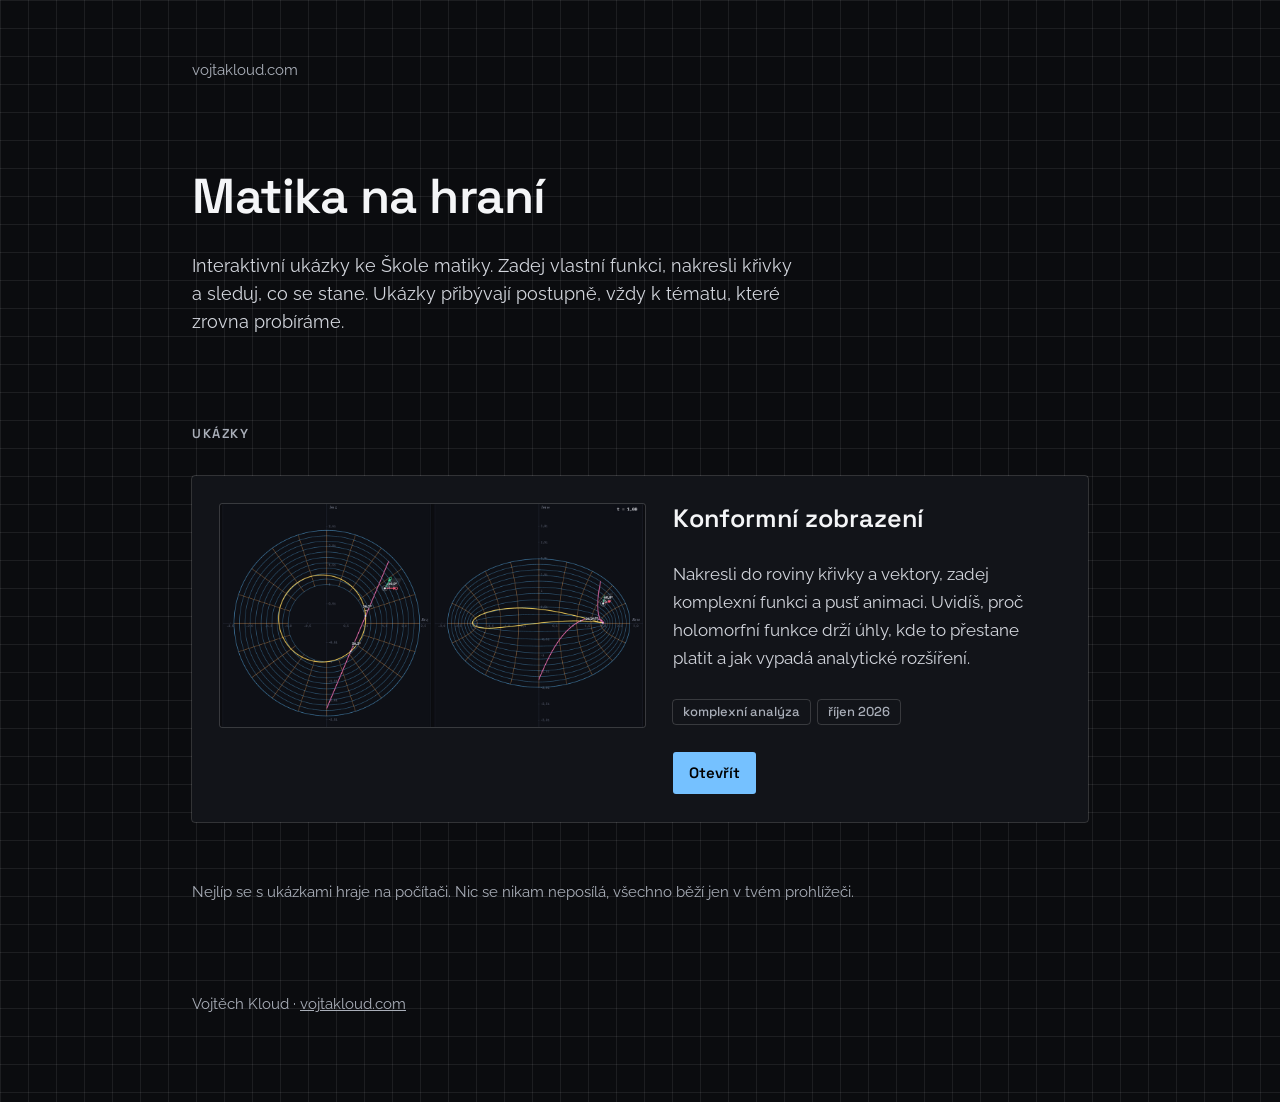
<file: index.html>
<!doctype html>
<html lang="cs">
<meta charset="utf-8">
<meta name="viewport" content="width=device-width, initial-scale=1, viewport-fit=cover">
<title>Matika na hraní</title>
<meta name="description" content="Interaktivní ukázky ke Škole matiky s Vojtou. Zadej vlastní funkci, nakresli křivky a sleduj, co se stane.">
<meta property="og:type" content="website">
<meta property="og:title" content="Matika na hraní">
<meta property="og:description" content="Interaktivní ukázky ke Škole matiky s Vojtou. Zadej vlastní funkci, nakresli křivky a sleduj, co se stane.">
<meta property="og:url" content="https://matika.vojtakloud.com/">
<meta property="og:image" content="https://matika.vojtakloud.com/media/nahled-konformni-zobrazeni.png">
<meta name="twitter:card" content="summary_large_image">
<link rel="icon" href="favicon.ico" sizes="any">
<link rel="icon" href="media/favicon-32.png" type="image/png">
<link rel="apple-touch-icon" href="media/apple-touch-icon.png">
<!--
  Matika na hraní: rozcestník interaktivních ukázek. Autor Vojtěch Kloud.
  Stránka nic nesbírá: žádné cookies, analytika ani skripty, písma jsou uložená u stránky (SIL OFL).
  Nová ukázka = nový <a class="item"> v seznamu níž (obrázek 1200 × 630 v media/, stránka v <název>/index.html).
-->
<style>
/* Vzhled jako skola.vojtakloud.com (K): tabule skoro černá, linky velkých čtverečků, světle modrá z obchodu na Flixy.
   Čtvereček 28 px (na telefonu 24 px), bloky mají výšku v celých čtverečcích. */
@font-face { font-family: "Space Grotesk"; src: url("fonts/spacegrotesk-wght.ttf") format("truetype"); font-weight: 300 700; font-display: swap; }
@font-face { font-family: "Raleway"; src: url("fonts/raleway-latin-ext-wght-normal.woff2") format("woff2"); font-weight: 100 900; font-display: swap;
  unicode-range: U+0100-02BA, U+02BD-02C5, U+02C7-02CC, U+02CE-02D7, U+02DD-02FF, U+0304, U+0308, U+0329, U+1D00-1DBF, U+1E00-1E9F, U+1EF2-1EFF, U+2020, U+20A0-20AB, U+20AD-20C0, U+2113, U+2C60-2C7F, U+A720-A7FF; }
@font-face { font-family: "Raleway"; src: url("fonts/raleway-latin-wght-normal.woff2") format("woff2"); font-weight: 100 900; font-display: swap;
  unicode-range: U+0000-00FF, U+0131, U+0152-0153, U+02BB-02BC, U+02C6, U+02DA, U+02DC, U+0304, U+0308, U+0329, U+2000-206F, U+20AC, U+2122, U+2191, U+2193, U+2212, U+2215, U+FEFF, U+FFFD; }

:root {
  --paper: #0b0c0f; --sheet: #121419; --gridc: rgba(255, 255, 255, .075); --text: #f4f5f7; --soft: #d3d6dd; --muted: #a9aeb8;
  --accent: #75c1ff; --accent-hover: #a3d6ff; --outline: rgba(255, 255, 255, .16);
  --font: "Raleway", -apple-system, "Segoe UI", Roboto, Helvetica, Arial, sans-serif;
  --display: "Space Grotesk", "Raleway", "Segoe UI", sans-serif;
  --g: 28px;
  color-scheme: dark;
}
@media (max-width: 520px) { :root { --g: 24px; } }
* { box-sizing: border-box; }
html { -webkit-text-size-adjust: 100%; }
body {
  margin: 0; min-height: 100vh; color: var(--text); font: 17px/var(--g) var(--font);
  background-color: var(--paper);
  background-image: linear-gradient(var(--gridc) 1px, transparent 1px), linear-gradient(90deg, var(--gridc) 1px, transparent 1px);
  background-size: var(--g) var(--g);
  padding-left: max(16px, env(safe-area-inset-left, 0px)); padding-right: max(16px, env(safe-area-inset-right, 0px));
}
.wrap { max-width: calc(var(--g) * 32); margin: 0 auto; padding-block: calc(var(--g) * 2) calc(var(--g) * 3); }
a { color: var(--accent); }
a:hover { color: var(--accent-hover); }
:focus-visible { outline: 2px solid var(--accent); outline-offset: 3px; }

.top { display: flex; justify-content: space-between; align-items: center; height: var(--g); margin-bottom: calc(var(--g) * 3); }
.top a { color: var(--muted); text-decoration: none; font-size: 15px; }
.top a:hover { color: var(--text); }
h1 { margin: 0 0 var(--g); font: 600 calc(var(--g) * 1.75)/calc(var(--g) * 2) var(--display); letter-spacing: -.01em; text-wrap: balance; }
.lead { margin: 0 0 calc(var(--g) * 3); max-width: 34em; color: var(--soft); font-size: 18px; }
.eyebrow { margin: 0 0 var(--g); font: 600 13px/var(--g) var(--display); letter-spacing: .12em; text-transform: uppercase; color: var(--muted); }

.list { display: grid; gap: var(--g); }
.item {
  display: grid; grid-template-columns: minmax(0, 11fr) minmax(0, 10fr); gap: var(--g); align-items: start;
  padding: var(--g); background: var(--sheet); outline: 1px solid var(--outline); border-radius: 3px;
  color: inherit; text-decoration: none; transition: outline-color .15s;
}
.item:hover { outline-color: var(--accent); color: inherit; }
.item img { display: block; width: 100%; max-width: 100%; aspect-ratio: 1200 / 630; height: auto; border-radius: 2px; outline: 1px solid var(--outline); background: #000; }
.item h2 { margin: 0 0 var(--g); font: 600 calc(var(--g) * .9)/var(--g) var(--display); }
.item p { margin: 0 0 var(--g); color: var(--soft); }
.tags { display: flex; flex-wrap: wrap; gap: 8px; margin-bottom: var(--g); }
.tags span { font: 500 13px/24px var(--display); padding: 0 10px; border-radius: 3px; outline: 1px solid var(--outline); color: var(--muted); }
.open { display: inline-block; padding: 0 16px; line-height: calc(var(--g) * 1.5); border-radius: 3px; background: var(--accent); color: #000; font: 600 15px/calc(var(--g) * 1.5) var(--display); }
.item:hover .open { background: var(--accent-hover); }
.note { margin: calc(var(--g) * 2) 0 0; color: var(--muted); font-size: 15px; }
footer { margin-top: calc(var(--g) * 3); color: var(--muted); font-size: 15px; }
footer a { color: var(--muted); }

@media (max-width: 720px) {
  .item { grid-template-columns: minmax(0, 1fr); }
  h1 { font-size: calc(var(--g) * 1.4); line-height: calc(var(--g) * 1.5); }
}
</style>

<div class="wrap">
  <div class="top"><a href="https://vojtakloud.com">vojtakloud.com</a></div>

  <h1>Matika na hraní</h1>
  <p class="lead">Interaktivní ukázky ke Škole matiky. Zadej vlastní funkci, nakresli křivky a sleduj, co se stane. Ukázky přibývají postupně, vždy k tématu, které zrovna probíráme.</p>

  <h2 class="eyebrow">Ukázky</h2>
  <div class="list">
    <a class="item" href="konformni-zobrazeni/">
      <img src="media/nahled-konformni-zobrazeni.png" alt="Grid v rovině z a jeho obraz pod komplexní funkcí, profil křídla ze Žukovského zobrazení" width="1200" height="630">
      <div>
        <h2>Konformní zobrazení</h2>
        <p>Nakresli do roviny křivky a vektory, zadej komplexní funkci a pusť animaci. Uvidíš, proč holomorfní funkce drží úhly, kde to přestane platit a jak vypadá analytické rozšíření.</p>
        <div class="tags"><span>komplexní analýza</span><span>říjen 2026</span></div>
        <span class="open">Otevřít</span>
      </div>
    </a>
  </div>

  <p class="note">Nejlíp se s ukázkami hraje na počítači. Nic se nikam neposílá, všechno běží jen v tvém prohlížeči.</p>
  <footer>Vojtěch Kloud · <a href="https://vojtakloud.com">vojtakloud.com</a></footer>
</div>
</html>
</file>
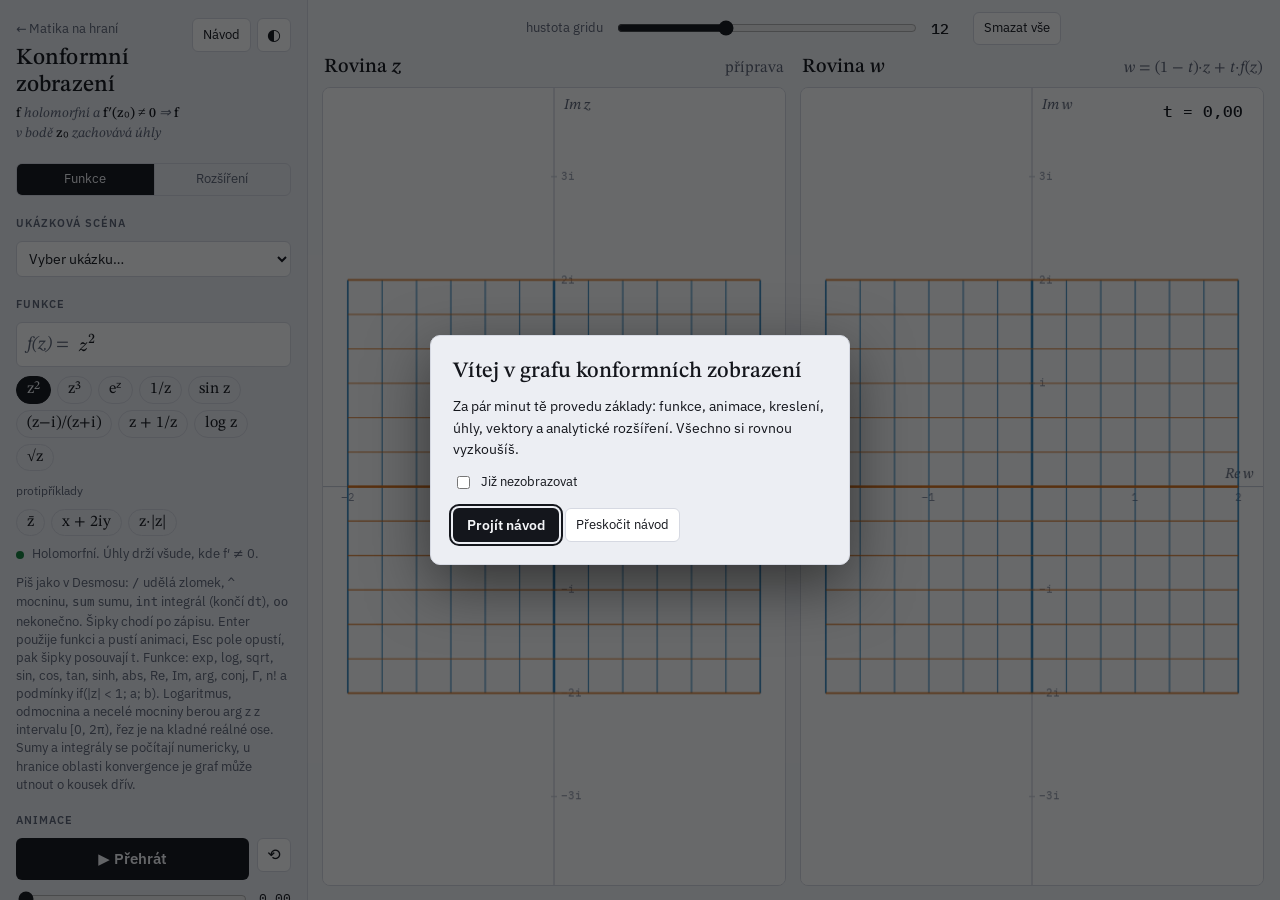
<file: konformni-zobrazeni/index.html>
<!doctype html>
<html lang="cs">
<meta charset="utf-8">
<meta name="viewport" content="width=device-width, initial-scale=1, viewport-fit=cover">
<meta name="description" content="Nakresli do roviny křivky a vektory, zadej komplexní funkci a sleduj, jak se grid přenese. Holomorfní funkce drží úhly, protipříklady ne.">
<meta property="og:type" content="website">
<meta property="og:title" content="Konformní zobrazení">
<meta property="og:description" content="Nakresli do roviny křivky a vektory, zadej komplexní funkci a sleduj, jak se grid přenese. Holomorfní funkce drží úhly, protipříklady ne.">
<meta property="og:url" content="https://matika.vojtakloud.com/konformni-zobrazeni/">
<meta property="og:image" content="https://matika.vojtakloud.com/media/nahled-konformni-zobrazeni.png">
<meta name="twitter:card" content="summary_large_image">
<link rel="icon" href="../favicon.ico" sizes="any">
<link rel="icon" href="../media/favicon-32.png" type="image/png">
<link rel="apple-touch-icon" href="../media/apple-touch-icon.png">
<title>Konformní zobrazení</title>
<meta name="claude:viewport-fit-sides" content="cover">
<link rel="stylesheet" href="../fonts/fonts.css">
<link rel="stylesheet" href="../knihovny/mathlive/mathlive-fonts.css">
<link rel="stylesheet" href="../knihovny/mathlive/mathlive-static.css">
<style>
/* Rozvržení: úzký panel s ovládáním vlevo, vedle dvě stejně velké roviny (z = příprava, w = obraz).
   Ovládání je jednobarevné, barvu nese jen matematika (grid, křivky, vektory). */
:root {
  --bg: #0b0c10; --surface: #12141b; --panel: #0e1016; --ink: #e8eaf0; --muted: #8b91a3; --hair: #262a37;
  --u-line: #5aaee8; --v-line: #f2a65a; --axis: #343a4a; --tick: #6c7387;
  --vec-a: #ff5c7a; --vec-b: #3fdc9a;
  --c1: #ffd75e; --c2: #f472b6; --c3: #b794f6; --c4: #2dd4bf; --c5: #e5e7eb;
  --good: #4ade80; --bad: #f87171; --warn: #fbbf24; --sel: #2d3a5c;
  --font-ui: "IBM Plex Sans", system-ui, -apple-system, "Segoe UI", sans-serif;
  --font-math: "STIX Two Text", "Cambria Math", Cambria, "Times New Roman", serif;
  --font-mono: "IBM Plex Mono", ui-monospace, "Cascadia Mono", Consolas, monospace;
  color-scheme: dark;
}
@media (prefers-color-scheme: light) {
  :root:not([data-theme="dark"]) {
    --bg: #f4f5f8; --surface: #eceef3; --panel: #ffffff; --ink: #14161c; --muted: #5d6476; --hair: #d6d9e2;
    --u-line: #1f77b4; --v-line: #d9711c; --axis: #c3c8d4; --tick: #8a91a3;
    --vec-a: #e11d48; --vec-b: #059669;
    --c1: #b7791f; --c2: #db2777; --c3: #7c3aed; --c4: #0d9488; --c5: #374151;
    --good: #15803d; --bad: #b91c1c; --warn: #b45309; --sel: #c9d6f2;
    color-scheme: light;
  }
}
:root[data-theme="light"] {
  --bg: #f4f5f8; --surface: #eceef3; --panel: #ffffff; --ink: #14161c; --muted: #5d6476; --hair: #d6d9e2;
  --u-line: #1f77b4; --v-line: #d9711c; --axis: #c3c8d4; --tick: #8a91a3;
  --vec-a: #e11d48; --vec-b: #059669;
  --c1: #b7791f; --c2: #db2777; --c3: #7c3aed; --c4: #0d9488; --c5: #374151;
  --good: #15803d; --bad: #b91c1c; --warn: #b45309; --sel: #c9d6f2;
  color-scheme: light;
}

*, *::before, *::after { box-sizing: border-box; }
html { height: 100%; }
body { margin: 0; height: 100%; background: var(--bg); color: var(--ink); font: 14px/1.45 var(--font-ui); -webkit-font-smoothing: antialiased; }
[hidden] { display: none !important; }
button, input, select { font: inherit; color: inherit; }
:focus-visible { outline: 2px solid var(--ink); outline-offset: 2px; }
input[type="range"], input[type="checkbox"] { accent-color: var(--ink); }

.app { height: 100%; display: grid; grid-template-columns: 308px minmax(0, 1fr); }

/* ---------- panel s ovládáním ---------- */
.side {
  min-height: 0; overflow-y: auto; display: flex; flex-direction: column; gap: 20px;
  padding-block: 18px 24px; padding-left: max(16px, env(safe-area-inset-left, 0px)); padding-right: 16px;
  background: var(--surface); border-right: 1px solid var(--hair);
}
.brand { display: flex; justify-content: space-between; align-items: flex-start; gap: 12px; }
.brand-actions { display: flex; gap: 6px; flex: none; }

/* návod */
.tour-dim { position: fixed; inset: 0; width: 100%; height: 100%; z-index: 40; pointer-events: none; }
.tour-shade { fill: rgba(4, 5, 8, 0.58); }
.tour-ring { fill: none; stroke: var(--ink); stroke-width: 2; animation: tourPulse 1.6s ease-in-out infinite; }
@keyframes tourPulse { 0%, 100% { stroke-opacity: 1; } 50% { stroke-opacity: 0.25; } }
.tour-card {
  position: fixed; z-index: 41; width: min(286px, calc(100vw - 24px)); padding: 16px 16px 14px;
  background: var(--surface); color: var(--ink); border: 1px solid var(--ink); border-radius: 8px;
  box-shadow: 0 12px 40px rgba(0, 0, 0, 0.45); display: flex; flex-direction: column; gap: 8px;
}
.tour-card > * { transition: opacity 0.16s; }
.tour-card.swap > * { opacity: 0.25; }
.tour-count { font: 500 12px var(--font-mono); color: var(--muted); }
.tour-card h2 { margin: 0; font: 500 19px/1.25 var(--font-math); }
.tour-card p { margin: 0; font-size: 13.5px; line-height: 1.5; }
.tour-task { padding: 8px 10px; border-radius: 6px; background: var(--panel); border: 1px solid var(--hair); font-weight: 500; }
.tour-task::before { content: "▸ "; color: var(--muted); }
.tour-task.done { border-color: var(--good); }
.tour-task.done::before { content: "✓ "; color: var(--good); }
.tour-actions { display: flex; flex-wrap: wrap; gap: 6px; margin-top: 4px; }
.tour-actions .play { flex: none; padding: 7px 14px; font-size: 14px; }
.tour-end { margin-left: auto; }
.tour-modal { position: fixed; inset: 0; z-index: 45; display: grid; place-items: center; padding: 16px; background: rgba(4, 5, 8, 0.6); }
.tour-modal-card {
  width: min(420px, 100%); padding: 22px; border-radius: 10px; background: var(--surface); border: 1px solid var(--hair);
  box-shadow: 0 20px 60px rgba(0, 0, 0, 0.5); display: flex; flex-direction: column; gap: 12px;
}
.tour-modal-card h2 { margin: 0; font: 500 22px/1.2 var(--font-math); }
.tour-modal-card p { margin: 0; font-size: 14px; line-height: 1.55; color: var(--ink); }
@media (prefers-reduced-motion: reduce) { .tour-ring { animation: none; } }
@media (max-width: 700px) { .tour-card { left: 12px !important; right: 12px; top: auto !important; bottom: 12px; width: auto; } }
.back { display: inline-block; margin-bottom: 8px; font-size: 12.5px; color: var(--muted); text-decoration: none; }
.back:hover { color: var(--ink); }
.brand h1 { margin: 0; font: 500 23px/1.15 var(--font-math); letter-spacing: 0.005em; text-wrap: balance; }
.thm { margin: 6px 0 0; font: italic 14px/1.4 var(--font-math); color: var(--muted); }
.thm b { font-style: normal; font-weight: 500; color: var(--ink); }
section { display: flex; flex-direction: column; gap: 9px; min-width: 0; }
.eyebrow { font-size: 11px; font-weight: 600; letter-spacing: 0.09em; text-transform: uppercase; color: var(--muted); }
.hint { margin: 0; font-size: 12.5px; color: var(--muted); }
.icon-btn {
  flex: none; width: 34px; height: 34px; display: grid; place-items: center; cursor: pointer;
  border: 1px solid var(--hair); border-radius: 6px; background: var(--panel); font-size: 16px;
}
.icon-btn:hover, .btn:hover, .tool:hover, .chip:hover { border-color: var(--muted); }
.btn { border: 1px solid var(--hair); background: var(--panel); border-radius: 6px; padding: 6px 10px; cursor: pointer; font-size: 13px; }
.row { display: flex; flex-wrap: wrap; gap: 6px; }
select {
  width: 100%; padding: 7px 8px; border-radius: 6px; border: 1px solid var(--hair);
  background: var(--panel); cursor: pointer;
}

.fn-row {
  display: flex; align-items: center; gap: 8px; padding: 0 10px;
  background: var(--panel); border: 1px solid var(--hair); border-radius: 6px;
}
.fn-row:focus-within { border-color: var(--ink); }
.fn-row.bad { border-color: var(--bad); }
.fn-pre { font: italic 18px/1 var(--font-math); color: var(--muted); white-space: nowrap; }
#fn { flex: 1; min-width: 0; border: 0; outline: none; background: transparent; color: var(--ink); }
input#fn { padding: 10px 0; font: 500 16px/1.2 var(--font-mono); }
math-field#fn {
  padding: 6px 0; font-size: 20px; --caret-color: var(--ink); --selection-background-color: var(--sel); --selection-color: var(--ink);
  --contains-highlight-background-color: transparent; --placeholder-color: var(--muted); --smart-fence-color: var(--muted);
}
math-field::part(menu-toggle) { display: none; }
@media (pointer: fine) { math-field::part(virtual-keyboard-toggle) { display: none; } }
.tabs { flex: none; }
.tabs button { padding: 8px 4px; font-size: 14px; }
.ext-fn { flex: 1; min-width: 0; padding: 8px 0; font-size: 17px; overflow-x: auto; }
.err { margin: 0; font-size: 12.5px; color: var(--bad); }
.chips { display: flex; flex-wrap: wrap; gap: 6px; }
.chip {
  padding: 2px 10px 3px; border-radius: 999px; border: 1px solid var(--hair); background: transparent;
  font: 16px/1.3 var(--font-math); cursor: pointer;
}
.chip.on { background: var(--ink); color: var(--bg); border-color: var(--ink); }
.sublabel { font-size: 12px; color: var(--muted); margin-top: 2px; }
.badge { display: flex; gap: 8px; align-items: flex-start; font-size: 13px; color: var(--muted); }
.badge::before { content: ""; flex: none; width: 8px; height: 8px; margin-top: 6px; border-radius: 50%; background: var(--dot, var(--muted)); }
.badge.good { --dot: var(--good); } .badge.bad { --dot: var(--bad); } .badge.warn { --dot: var(--warn); }

.transport { display: flex; gap: 8px; }
.play {
  flex: 1; display: flex; align-items: center; justify-content: center; gap: 8px; cursor: pointer;
  padding: 10px 14px; border: 0; border-radius: 6px; background: var(--ink); color: var(--bg); font-weight: 600; font-size: 15px;
}
.trow { display: grid; grid-template-columns: minmax(0, 1fr) auto; align-items: center; gap: 10px; font-size: 13px; }
.trow.lab { grid-template-columns: auto minmax(0, 1fr) auto; }
.trow output { font: 13px var(--font-mono); font-variant-numeric: tabular-nums; min-width: 4.5ch; text-align: right; }
.trow input { width: 100%; min-width: 0; }
.seg { display: grid; grid-auto-flow: column; grid-auto-columns: 1fr; border: 1px solid var(--hair); border-radius: 6px; overflow: hidden; }
.seg button { border: 0; background: transparent; padding: 6px 4px; cursor: pointer; color: var(--muted); font-size: 13px; }
.seg button + button { border-left: 1px solid var(--hair); }
.seg button.on { background: var(--ink); color: var(--bg); }
.check { display: flex; align-items: center; gap: 8px; font-size: 13px; cursor: pointer; }

.tools { display: flex; flex-direction: column; gap: 6px; }
.tool-group { display: grid; grid-template-columns: repeat(4, minmax(0, 1fr)); gap: 6px; }
.tool-group.three { grid-template-columns: repeat(3, minmax(0, 1fr)); }
.tool {
  display: flex; flex-direction: column; align-items: center; gap: 3px; padding: 8px 4px 6px; cursor: pointer;
  border: 1px solid var(--hair); border-radius: 6px; background: var(--panel); color: var(--muted); font-size: 12px;
}
.tool svg { width: 22px; height: 22px; fill: none; stroke: currentColor; stroke-width: 1.7; stroke-linecap: round; stroke-linejoin: round; }
.tool.on { color: var(--ink); border-color: var(--ink); }

.ext-list { display: flex; flex-direction: column; gap: 6px; }
.ext-item {
  display: flex; flex-wrap: wrap; justify-content: space-between; align-items: baseline; gap: 2px 10px; padding: 6px 10px; cursor: pointer; text-align: left;
  border: 1px solid var(--hair); border-radius: 6px; background: var(--panel);
}
.ext-item:hover { border-color: var(--muted); }
.ext-item.on { border-color: var(--ink); }
.ext-item .m { font: 16px/1.35 var(--font-math); }
.ext-item .d { font-size: 12px; color: var(--muted); }
.ext-btn { padding: 9px 12px; font-size: 14px; font-weight: 600; border-color: var(--ink); }
.ext-btn:disabled { opacity: 0.45; cursor: default; border-color: var(--hair); }
.info { display: grid; grid-template-columns: auto minmax(0, 1fr); gap: 3px 12px; margin: 0; font-size: 13px; }
.info dt { color: var(--muted); font: italic 15px/1.35 var(--font-math); }
.info dd { margin: 0; text-align: right; font: 13px/1.6 var(--font-mono); font-variant-numeric: tabular-nums; overflow-wrap: anywhere; }
.info dd.note { grid-column: 1 / -1; text-align: left; font: 12.5px/1.45 var(--font-ui); color: var(--warn); }

.ranges { display: grid; grid-template-columns: auto minmax(0, 1fr) auto minmax(0, 1fr); gap: 6px 8px; align-items: center; font-size: 13px; color: var(--muted); }
.ranges input {
  width: 100%; min-width: 0; padding: 4px 6px; border-radius: 5px; border: 1px solid var(--hair);
  background: var(--panel); color: var(--ink); font: 13px var(--font-mono);
}
.keys { font-size: 12px; color: var(--muted); line-height: 1.6; }
.keys kbd { font: 11px var(--font-mono); padding: 0 4px; border: 1px solid var(--hair); border-radius: 3px; color: var(--ink); }

/* ---------- roviny ---------- */
.stage {
  min-width: 0; min-height: 0; display: grid; grid-template-columns: minmax(0, 1fr) minmax(0, 1fr); grid-template-rows: auto minmax(0, 1fr); gap: 10px 14px;
  padding-block: 12px 14px; padding-left: 14px; padding-right: max(16px, env(safe-area-inset-right, 0px));
}
.stagebar { grid-column: 1 / -1; display: flex; flex-wrap: wrap; justify-content: center; align-items: center; gap: 10px 24px; }
.density { display: flex; align-items: center; gap: 12px; font-size: 13px; color: var(--muted); cursor: pointer; }
.density input { width: min(300px, 46vw); }
.density output { min-width: 2ch; text-align: right; font: 500 15px var(--font-mono); font-variant-numeric: tabular-nums; color: var(--ink); }
.btn.danger:hover { border-color: var(--bad); color: var(--bad); }
.panel { min-width: 0; min-height: 0; display: flex; flex-direction: column; gap: 8px; }
.panel-head { display: flex; justify-content: space-between; align-items: baseline; gap: 12px; padding-inline: 2px; }
.pt { font: 500 20px/1.2 var(--font-math); white-space: nowrap; }
.ps { font: 16px/1.2 var(--font-math); color: var(--muted); text-align: right; }
.canvas-wrap { position: relative; flex: 1; min-height: 0; border: 1px solid var(--hair); border-radius: 8px; overflow: hidden; background: var(--panel); }
/* tenký pruh nahoře v rovině w, dokud se drahá funkce přepočítává */
.progress { position: absolute; inset: 0 0 auto; height: 3px; pointer-events: none; opacity: 0; transition: opacity 0.4s; }
.progress.on { opacity: 1; transition: none; }
.progress i { display: block; height: 100%; background: var(--ink); transform: scaleX(0); transform-origin: left; transition: transform 0.15s linear; }
canvas { position: absolute; inset: 0; width: 100%; height: 100%; display: block; touch-action: none; }
.t-badge {
  position: absolute; top: 10px; right: 12px; pointer-events: none; padding: 2px 8px; border-radius: 4px;
  font: 500 16px/1.4 var(--font-mono); font-variant-numeric: tabular-nums;
  background: color-mix(in srgb, var(--panel) 82%, transparent);
}

@media (max-width: 960px) {
  body, .app { height: auto; }
  .app { grid-template-columns: minmax(0, 1fr); }
  .side { overflow: visible; border-right: 0; border-bottom: 1px solid var(--hair); padding-right: max(16px, env(safe-area-inset-right, 0px)); }
  .stage { grid-template-columns: 1fr; padding-left: max(16px, env(safe-area-inset-left, 0px)); }
  .canvas-wrap { flex: none; aspect-ratio: 1 / 1; max-width: 100%; }
}
</style>

<div class="app">
  <aside class="side">
    <header class="brand">
      <div>
        <a class="back" id="backLink" href="../" hidden>← Matika na hraní</a>
        <h1>Konformní zobrazení</h1>
        <p class="thm"><b>f</b> holomorfní a <b>f′(z₀) ≠ 0</b> ⇒ <b>f</b> v bodě <b>z₀</b> zachovává úhly</p>
      </div>
      <div class="brand-actions">
        <button id="tourBtn" class="btn" type="button" title="Krátký návod, který tě provede základy">Návod</button>
        <button id="themeBtn" class="icon-btn" type="button" title="Přepnout světlý a tmavý režim" aria-label="Přepnout světlý a tmavý režim">◐</button>
      </div>
    </header>

    <div class="seg tabs" role="tablist" aria-label="Co zkoumat">
      <button type="button" role="tab" data-tab="fn" class="on" aria-selected="true">Funkce</button>
      <button type="button" role="tab" data-tab="ext" aria-selected="false">Rozšíření</button>
    </div>

    <section data-pane="fn">
      <label class="eyebrow" for="scene">Ukázková scéna</label>
      <select id="scene"></select>
    </section>

    <section data-pane="fn">
      <label class="eyebrow" for="fn">Funkce</label>
      <div class="fn-row" id="fnRow"><span class="fn-pre">f(z) =</span><math-field id="fn" aria-label="f(z)">z^2</math-field></div>
      <p class="err" id="fnErr" hidden></p>
      <div class="chips" id="chips"></div>
      <div class="sublabel">protipříklady</div>
      <div class="chips" id="chipsBad"></div>
      <div class="badge" id="holo"></div>
      <p class="hint">Piš jako v Desmosu: <code>/</code> udělá zlomek, <code>^</code> mocninu, <code>sum</code> sumu, <code>int</code> integrál (končí <code>dt</code>), <code>oo</code> nekonečno. Šipky chodí po zápisu. Enter použije funkci a pustí animaci, Esc pole opustí, pak šipky posouvají t. Funkce: exp, log, sqrt, sin, cos, tan, sinh, abs, Re, Im, arg, conj, Γ, n! a podmínky if(|z| &lt; 1; a; b). Logaritmus, odmocnina a necelé mocniny berou arg z z intervalu [0, 2π), řez je na kladné reálné ose. Sumy a integrály se počítají numericky, u hranice oblasti konvergence je graf může utnout o kousek dřív.</p>
    </section>

    <section data-pane="ext" hidden>
      <span class="eyebrow">Analytické rozšíření</span>
      <div class="fn-row"><span class="fn-pre">f(z) =</span><span class="ext-fn" id="extFn"></span></div>
      <div class="ext-list" id="extList"></div>
      <p class="hint" id="extNote"></p>
      <button class="btn ext-btn" id="extBtn" type="button" disabled>Rozšířit</button>
    </section>

    <section>
      <span class="eyebrow">Animace</span>
      <div class="transport">
        <button id="play" class="play" type="button">▶ Přehrát</button>
        <button id="rewind" class="icon-btn" type="button" title="Zpět na t = 0 (R)" aria-label="Zpět na t = 0">⟲</button>
      </div>
      <div class="trow"><input type="range" id="tSlider" min="0" max="1" step="0.001" value="0" aria-label="Parametr t"><output id="tOut">0,00</output></div>
      <div class="seg" id="speed">
        <button type="button" data-d="5">pomalu</button><button type="button" data-d="2.6" class="on">normálně</button><button type="button" data-d="1.3">rychle</button>
      </div>
      <label class="check"><input type="checkbox" id="autoCam" checked> kamera sleduje obraz</label>
    </section>

    <section>
      <span class="eyebrow">Kreslení do roviny z</span>
      <div class="tools" id="tools">
        <div class="tool-group">
          <button class="tool on" type="button" data-tool="free"><svg viewBox="0 0 24 24"><path d="M3 16c2.5-5 5-6 7-2.5S14 18 16 13s3.5-6 5-4.5"/></svg>křivka</button>
          <button class="tool" type="button" data-tool="line"><svg viewBox="0 0 24 24"><path d="M5 19 19 5"/><circle cx="5" cy="19" r="1.6"/><circle cx="19" cy="5" r="1.6"/></svg>přímka</button>
          <button class="tool" type="button" data-tool="circle"><svg viewBox="0 0 24 24"><circle cx="12" cy="12" r="8"/><path d="M12 12h8"/></svg>kružnice</button>
          <button class="tool" type="button" data-tool="probe"><svg viewBox="0 0 24 24"><path d="M5 18h14m-3-3 3 3-3 3"/><path d="M5 18 13 6m-3.5.6L13 6l.6 3.6"/></svg>vektory</button>
        </div>
        <div class="tool-group three">
          <button class="tool" type="button" data-tool="erase"><svg viewBox="0 0 24 24"><path d="M9 20h11"/><path d="m4.6 14.6 9.2-9.2a2 2 0 0 1 2.8 0l2.5 2.5a2 2 0 0 1 0 2.8L10.5 19.3H8.2l-3.6-3.6a.8.8 0 0 1 0-1.1Z"/><path d="m9 10.2 5.3 5.3"/></svg>guma</button>
          <button class="tool" type="button" data-tool="region"><svg viewBox="0 0 24 24"><rect x="4" y="6" width="16" height="12" stroke-dasharray="3 2.5"/></svg>oblast gridu</button>
          <button class="tool" type="button" data-tool="pan"><svg viewBox="0 0 24 24"><path d="M12 3v18M3 12h18M12 3 9.5 5.5M12 3l2.5 2.5M12 21l-2.5-2.5M12 21l2.5-2.5M3 12l2.5-2.5M3 12l2.5 2.5M21 12l-2.5-2.5M21 12l-2.5 2.5"/></svg>posun</button>
        </div>
      </div>
      <p class="hint" id="toolHint"></p>
      <p class="hint">Dvojklik na křivku, vektory nebo grid je vybere a pak s nimi jde táhnout, grid i roztahovat za úchyty. Ctrl a klik přidá do výběru další objekt. Výběr zruší klik mimo objekty nebo Esc, Delete vybrané smaže. Dvojklik mimo všechno vrátí pohled roviny.</p>
      <div class="row">
        <button class="btn" id="undo" type="button" title="Ctrl+Z">Zpět</button>
        <button class="btn" id="clearCurves" type="button">Smazat křivky</button>
        <button class="btn" id="clearProbes" type="button">Smazat vektory</button>
      </div>
      <label class="check"><input type="checkbox" id="showAngles" checked> úhly v průsečících křivek</label>
    </section>

    <section>
      <span class="eyebrow">Vybrané vektory</span>
      <dl class="info" id="info"></dl>
      <p class="hint" id="infoEmpty" hidden>Žádné vektory. Vyber nástroj Vektory a klikni do roviny z.</p>
    </section>

    <section>
      <span class="eyebrow">Grid</span>
      <div class="seg" id="gridType">
        <button type="button" data-g="cart" class="on">kartézský</button><button type="button" data-g="polar">polární</button><button type="button" data-g="none">žádný</button>
      </div>
      <div class="ranges">
        <span>x od</span><input id="gx0" inputmode="decimal" aria-label="x od"><span>do</span><input id="gx1" inputmode="decimal" aria-label="x do">
        <span>y od</span><input id="gy0" inputmode="decimal" aria-label="y od"><span>do</span><input id="gy1" inputmode="decimal" aria-label="y do">
        <span id="r0Lab">r₀</span><input id="gr0" inputmode="decimal" aria-label="vnitřní poloměr">
      </div>
      <label class="check"><input type="checkbox" id="checker"> šachovnice</label>
      <div class="row"><button class="btn" id="fitBtn" type="button">Přizpůsobit pohledy</button></div>
    </section>

    <section class="keys">
      <span class="eyebrow">Klávesy a myš</span>
      <div><kbd>Mezerník</kbd> přehrát a pauza · <kbd>R</kbd> zpět na t = 0 · <kbd>←</kbd> <kbd>→</kbd> krok v t · <kbd>Ctrl+Z</kbd> zpět · dvojklik vybere a pustí objekt, mimo objekty vrátí pohled · <kbd>Ctrl</kbd> + klik přidá do výběru · klik mimo nebo <kbd>Esc</kbd> zruší výběr · <kbd>Delete</kbd> smaže vybrané · kolečko přibližuje · pravým tlačítkem posun</div>
    </section>
  </aside>

  <main class="stage">
    <div class="stagebar">
      <label class="density" for="density">hustota gridu <input type="range" id="density" min="2" max="30" step="1" value="12"> <output id="densOut">12</output></label>
      <button class="btn danger" id="resetAll" type="button" title="Prázdný grid bez křivek a vektorů. Ctrl+Z vrátí.">Smazat vše</button>
    </div>
    <div class="panel">
      <div class="panel-head"><span class="pt">Rovina <i>z</i></span><span class="ps">příprava</span></div>
      <div class="canvas-wrap"><canvas id="cL" aria-label="Rovina z, sem se kreslí"></canvas></div>
    </div>
    <div class="panel">
      <div class="panel-head"><span class="pt">Rovina <i>w</i></span><span class="ps"><i>w</i> = (1 − <i>t</i>)·<i>z</i> + <i>t</i>·<i>f</i>(<i>z</i>)</span></div>
      <div class="canvas-wrap"><canvas id="cR" aria-label="Rovina w, obraz pod funkcí"></canvas><div class="t-badge" id="tBadge">t = 0,00</div><div class="progress" id="progress" role="progressbar" aria-label="Přepočet"><i></i></div></div>
    </div>
  </main>
</div>

<!-- návod: ztmavení s okny na zvýrazněná místa, karta s krokem a uvítací okno -->
<svg class="tour-dim" id="tourDim" hidden aria-hidden="true">
  <defs><mask id="tourMask"><rect width="100%" height="100%" fill="white"/><g id="tourHoles"></g></mask></defs>
  <rect class="tour-shade" width="100%" height="100%" mask="url(#tourMask)"/>
  <g id="tourRings"></g>
</svg>
<div class="tour-card" id="tourCard" role="dialog" aria-labelledby="tourTitle" aria-live="polite" hidden>
  <div class="tour-count" id="tourCount"></div>
  <h2 id="tourTitle"></h2>
  <p id="tourText"></p>
  <p class="tour-task" id="tourTask"></p>
  <div class="tour-actions">
    <button class="btn" id="tourPrev" type="button">← Předchozí</button>
    <button class="play tour-next" id="tourNext" type="button">Další</button>
    <button class="btn" id="tourSkip" type="button">Přeskočit krok</button>
    <button class="btn tour-end" id="tourEnd" type="button">Ukončit návod</button>
  </div>
</div>
<div class="tour-modal" id="tourWelcome" hidden>
  <div class="tour-modal-card" role="dialog" aria-modal="true" aria-labelledby="welcomeTitle">
    <h2 id="welcomeTitle"></h2>
    <p id="welcomeText"></p>
    <label class="check" id="welcomeNeverRow"><input type="checkbox" id="welcomeNever"> Již nezobrazovat</label>
    <div class="tour-actions">
      <button class="play" id="welcomeStart" type="button"></button>
      <button class="btn" id="welcomeSkip" type="button"></button>
    </div>
  </div>
</div>

<script src="../knihovny/mathlive/mathlive.min.js"></script>
<script>
(() => {
'use strict';
const $ = s => document.querySelector(s);
const FONT_UI = '"IBM Plex Sans", system-ui, sans-serif';
const FONT_MONO = '"IBM Plex Mono", ui-monospace, Consolas, monospace';
const FONT_MATH = '"STIX Two Text", Cambria, "Times New Roman", serif';

// ---------- komplexní čísla jako [re, im] ----------
const cadd = (a, b) => [a[0] + b[0], a[1] + b[1]];
const csub = (a, b) => [a[0] - b[0], a[1] - b[1]];
const cmul = (a, b) => [a[0] * b[0] - a[1] * b[1], a[0] * b[1] + a[1] * b[0]];
const cdiv = (a, b) => { const d = b[0] * b[0] + b[1] * b[1]; return [(a[0] * b[0] + a[1] * b[1]) / d, (a[1] * b[0] - a[0] * b[1]) / d]; };
const cexp = a => { const e = Math.exp(a[0]); return [e * Math.cos(a[1]), e * Math.sin(a[1])]; };
// větev s arg z ∈ [0, 2π): řez logaritmu a odmocniny je na kladné reálné ose
const arg2pi = a => { const t = Math.atan2(a[1], a[0]); return t < 0 ? t + 2 * Math.PI : t; };
const clog = a => [Math.log(Math.hypot(a[0], a[1])), arg2pi(a)];
const csqrt = a => { const r = Math.sqrt(Math.hypot(a[0], a[1])), h = arg2pi(a) / 2; return [r * Math.cos(h), r * Math.sin(h)]; };
const csin = a => [Math.sin(a[0]) * Math.cosh(a[1]), Math.cos(a[0]) * Math.sinh(a[1])];
const ccos = a => [Math.cos(a[0]) * Math.cosh(a[1]), -Math.sin(a[0]) * Math.sinh(a[1])];
const csinh = a => [Math.sinh(a[0]) * Math.cos(a[1]), Math.cosh(a[0]) * Math.sin(a[1])];
const ccosh = a => [Math.cosh(a[0]) * Math.cos(a[1]), Math.sinh(a[0]) * Math.sin(a[1])];
function cpow(a, b) {
  if (b[1] === 0 && Number.isInteger(b[0]) && Math.abs(b[0]) <= 64) {
    let n = Math.abs(b[0]), r = [1, 0], base = a;
    while (n) { if (n & 1) r = cmul(r, base); base = cmul(base, base); n >>= 1; }
    return b[0] < 0 ? cdiv([1, 0], r) : r;
  }
  if (a[0] === 0 && a[1] === 0) return b[0] > 0 ? [0, 0] : [NaN, NaN];
  return cexp(cmul(b, clog(a)));
}
// Γ(z) Lanczosovou aproximací; pro Re z < 1/2 přes Γ(z)Γ(1 − z) = π / sin(πz).
// Uvnitř stačí hlavní větev logaritmu, protože tam je Re t > 0.
const LANCZOS = [0.99999999999980993, 676.5203681218851, -1259.1392167224028, 771.32342877765313, -176.61502916214059,
  12.507343278686905, -0.13857109526572012, 9.9843695780195716e-6, 1.5056327351493116e-7];
function cgamma(z) {
  if (z[0] < 0.5) return cdiv([Math.PI, 0], cmul(csin([Math.PI * z[0], Math.PI * z[1]]), cgamma([1 - z[0], -z[1]])));
  const w = [z[0] - 1, z[1]], t = [w[0] + 7.5, w[1]];
  let x = [LANCZOS[0], 0];
  for (let k = 1; k < 9; k++) x = cadd(x, cdiv([LANCZOS[k], 0], [w[0] + k, w[1]]));
  const logT = [Math.log(Math.hypot(t[0], t[1])), Math.atan2(t[1], t[0])];
  return cmul([Math.sqrt(2 * Math.PI), 0], cmul(cexp(csub(cmul([w[0] + 0.5, w[1]], logT), t)), x));
}
const C_ONE = [1, 0], C_ZERO = [0, 0], C_NAN = [NaN, NaN];

// ---------- výrazy f(z): text i LaTeX → strom → funkce ----------
// Strom: {k: 'num', v, c} | {k: 'var', v} | {k: 'neg', a} | {k: 'add' | 'sub' | 'mul' | 'div' | 'pow', a, b}
// | {k: 'fn', f, a} | {k: 'cmp', op, a, b} | {k: 'if', c, a, b} | {k: 'sum' | 'int', v, lo, hi, a}.
// Text je zápis grafu (z^2, if(abs(z) < 1; …), sum(n; 0; inf; z^n)), LaTeX píše pole f(z) jako v Desmosu.
function cfact(a) {
  if (a[1] === 0 && Number.isInteger(a[0]) && a[0] >= 0 && a[0] <= 170) { let r = 1; for (let k = 2; k <= a[0]; k++) r *= k; return [r, 0]; }
  return cgamma([a[0] + 1, a[1]]);
}
const FUNCS = {
  exp: cexp, log: clog, ln: clog, sqrt: csqrt,
  sin: csin, cos: ccos, tan: a => cdiv(csin(a), ccos(a)), cot: a => cdiv(ccos(a), csin(a)),
  sinh: csinh, cosh: ccosh, tanh: a => cdiv(csinh(a), ccosh(a)),
  conj: a => [a[0], -a[1]], re: a => [a[0], 0], im: a => [a[1], 0],
  abs: a => [Math.hypot(a[0], a[1]), 0], arg: a => [arg2pi(a), 0], gamma: cgamma, fact: cfact,
};
const CONSTS = { i: [0, 1], e: [Math.E, 0], pi: [Math.PI, 0], inf: [Infinity, 0], infty: [Infinity, 0], oo: [Infinity, 0] };
const VARS = ['z', 'x', 'y'];
const BOUND = ['n', 'k', 'm', 'j', 't', 's', 'u', 'v'];   // proměnné, které váže suma nebo integrál
const NAMES = [...Object.keys(FUNCS).filter(f => f !== 'fact'), ...Object.keys(CONSTS), ...VARS, ...BOUND, 'if', 'sum', 'int']
  .sort((a, b) => b.length - a.length);
const STARTS = ['num', 'var', 'func', 'if', 'sum', 'int', '('];   // čím může začínat činitel (implicitní násobení)

// slovo z písmen rozdělí na známá jména (sinz → sin, z); d před vázanou proměnnou je diferenciál integrálu
function splitWord(word, out, tex) {
  const w = word.toLowerCase();
  let k = 0;
  while (k < w.length) {
    if (tex && w[k] === 'd' && BOUND.includes(w[k + 1])) { out.push({ t: 'd', v: w[k + 1], s: 'd' + w[k + 1] }); k += 2; continue; }
    const name = NAMES.find(n => w.startsWith(n, k));
    if (!name) throw new Error(`Neznám „${word}“.`);
    if (name === 'if' || name === 'sum' || name === 'int') out.push({ t: name, s: name });
    else if (FUNCS[name]) out.push({ t: 'func', v: name, s: name });
    else if (CONSTS[name]) out.push({ t: 'num', v: CONSTS[name], c: name === 'i' || name === 'e' || name === 'pi' ? name : 'inf', s: name });
    else out.push({ t: 'var', v: name, s: name });
    k += name.length;
  }
}
// implicitní násobení: 2z, iz, z(z+1), (z+1)(z-1), n!z
function implicit(raw, starts) {
  const out = [];
  for (const tk of raw) {
    const prev = out[out.length - 1];
    if (prev && ['num', 'var', ')', '!'].includes(prev.t) && starts.includes(tk.t)) out.push({ t: 'imp', s: '·' });
    out.push(tk);
  }
  return out;
}

function tokenize(src) {
  const s = src.replace(/[−–—]/g, '-').replace(/[·×⋅]/g, '*').replace(/\*\*/g, '^').replace(/π/g, 'pi').replace(/∞/g, 'inf')
    .replace(/²/g, '^2').replace(/³/g, '^3').replace(/√/g, 'sqrt').replace(/z̄/g, 'conj(z)').replace(/Γ/g, 'gamma')
    .replace(/Σ/g, 'sum').replace(/∫/g, 'int').replace(/≤/g, '<=').replace(/≥/g, '>=');
  const raw = [];
  let i = 0;
  while (i < s.length) {
    const ch = s[i];
    if (/\s/.test(ch)) { i++; continue; }
    const rest = s.slice(i);
    let m = /^(\d+(?:[.,]\d+)?|\.\d+)/.exec(rest);
    if (m) { raw.push({ t: 'num', v: [parseFloat(m[0].replace(',', '.')), 0], s: m[0] }); i += m[0].length; continue; }
    m = /^[a-zA-Z]+/.exec(rest);
    if (m) { splitWord(m[0], raw, false); i += m[0].length; continue; }
    const two = rest.slice(0, 2);
    if (two === '<=' || two === '>=') { raw.push({ t: two, s: two }); i += 2; continue; }
    // argumenty if, sum a int odděluje středník (čárka mezi číslicemi je desetinná)
    if ('+-*/^()<>;,!'.includes(ch)) { raw.push({ t: ch === ',' ? ';' : ch, s: ch }); i++; continue; }
    throw new Error(`Nečekaný znak „${ch}“.`);
  }
  return implicit(raw, STARTS);
}

function parseText(src) {
  if (!src.trim()) throw new Error('Napiš funkci, třeba z^2.');
  const T = tokenize(src);
  let p = 0;
  const is = (...ts) => p < T.length && ts.includes(T[p].t);
  const take = () => T[p++];
  const close = () => { if (!is(')')) throw new Error('Chybí „)“.'); take(); };
  const semi = what => { if (!is(';')) throw new Error(`V ${what} chybí středník.`); take(); };
  function cmp() {
    const a = add();
    if (!is('<', '>', '<=', '>=')) return a;
    const op = take().t;
    return { k: 'cmp', op, a, b: add() };
  }
  function add() {
    let a = mul();
    while (is('+', '-')) { const op = take().t; a = { k: op === '+' ? 'add' : 'sub', a, b: mul() }; }
    return a;
  }
  function mul() {
    let a = unary();
    while (is('*', '/', 'imp')) { const op = take().t; a = { k: op === '/' ? 'div' : 'mul', a, b: unary() }; }
    return a;
  }
  function unary() {
    if (is('-')) { take(); return { k: 'neg', a: unary() }; }
    if (is('+')) { take(); return unary(); }
    return power();
  }
  function power() {
    let a = primary();
    while (is('!')) { take(); a = { k: 'fn', f: 'fact', a }; }
    if (is('^')) { take(); return { k: 'pow', a, b: expo() }; }
    return a;
  }
  // exponent bere i implicitní součin: e^iz = e^(iz), e^2z = e^(2z)
  function expo() {
    let a = unary();
    while (is('imp')) { take(); a = { k: 'mul', a, b: power() }; }
    return a;
  }
  function primary() {
    if (p >= T.length) throw new Error('Výraz končí příliš brzy.');
    const k = take();
    if (k.t === 'num') return { k: 'num', v: k.v, c: k.c };
    if (k.t === 'var') return { k: 'var', v: k.v };
    if (k.t === 'func') {
      let a;
      if (is('(')) { take(); a = cmp(); close(); }
      else { if (p >= T.length) throw new Error(`Za ${k.v} chybí argument.`); a = power(); }
      return { k: 'fn', f: k.v, a };
    }
    // if(podmínka; a; b): kde podmínka neplatí, vrátí b, bez b tam funkce není definovaná
    if (k.t === 'if') {
      if (!is('(')) throw new Error('Za if patří závorka: if(podmínka; a; b).');
      take();
      const c = cmp(); semi('if');
      const a = cmp();
      let b = null;
      if (is(';')) { take(); b = cmp(); }
      close();
      return { k: 'if', c, a, b };
    }
    // sum(n; 0; inf; člen), int(t; 0; inf; integrand)
    if (k.t === 'sum' || k.t === 'int') {
      const ex = k.t === 'sum' ? 'sum(n; 0; inf; z^n)' : 'int(t; 0; inf; exp(-z t))';
      if (!is('(')) throw new Error(`Za ${k.t} patří závorka: ${ex}.`);
      take();
      if (!is('var') || !BOUND.includes(T[p].v)) throw new Error(`V ${k.t} je první proměnná, třeba ${ex}.`);
      const v = take().v; semi(k.t);
      const lo = cmp(); semi(k.t);
      const hi = cmp(); semi(k.t);
      const a = cmp(); close();
      return { k: k.t, v, lo, hi, a };
    }
    if (k.t === '(') { const a = cmp(); close(); return a; }
    throw new Error(`Na tomhle místě nečekám „${k.s}“.`);
  }
  const r = cmp();
  if (p < T.length) throw new Error(`Na tomhle místě nečekám „${T[p].s}“.`);
  return r;
}

// ---------- LaTeX z pole f(z) → strom ----------
const TEX_FN = { sin: 'sin', cos: 'cos', tan: 'tan', cot: 'cot', sinh: 'sinh', cosh: 'cosh', tanh: 'tanh', exp: 'exp', log: 'log',
  ln: 'ln', arg: 'arg', Re: 're', Im: 'im', Gamma: 'gamma', gamma: 'gamma' };
const TEX_SYM = { pi: ['num', [Math.PI, 0], 'pi'], infty: ['num', [Infinity, 0], 'inf'], infin: ['num', [Infinity, 0], 'inf'],
  cdot: ['*'], times: ['*'], lt: ['<'], gt: ['>'], le: ['<='], leq: ['<='], ge: ['>='], geq: ['>='], div: ['/'] };
function tokenizeTex(src) {
  const s = src.replace(/\\begin\{cases\}/g, '\u0001').replace(/\\end\{cases\}/g, '\u0002').replace(/\\\\/g, '\u0003')
    .replace(/\\(left|right|bigl|bigr|Bigl|Bigr|big|Big)(?![a-zA-Z])/g, '').replace(/\\\{/g, '(').replace(/\\\}/g, ')')
    .replace(/\\(?:[,;:! ]|quad|qquad)|~/g, ' ').replace(/\{,\}/g, '.')
    .replace(/\\mathrm\{\s*d\s*\}|\\differentialD/g, 'd').replace(/\\mathrm\{\s*i\s*\}|\\imaginaryI/g, 'i')
    .replace(/\\mathrm\{\s*e\s*\}|\\exponentialE/g, 'e').replace(/\\(?:operatorname|mathrm|mathit)\{(\w+)\}/g, '\\$1 ');
  const raw = [];
  let i = 0;
  while (i < s.length) {
    const ch = s[i], rest = s.slice(i), last = raw[raw.length - 1];
    if (/\s/.test(ch)) { i++; continue; }
    // exponent a index bez závorek berou jen jeden znak: z^23 = z²·3
    if (/\d/.test(ch) && last && (last.t === '^' || last.t === '_')) { raw.push({ t: 'num', v: [+ch, 0], s: ch }); i++; continue; }
    let m = /^(\d+(?:[.,]\d+)?|\.\d+)/.exec(rest);
    if (m) { raw.push({ t: 'num', v: [parseFloat(m[0].replace(',', '.')), 0], s: m[0] }); i += m[0].length; continue; }
    m = /^\\text\{([^}]*)\}/.exec(rest);
    if (m) { raw.push({ t: 'text', v: m[1], s: m[1] }); i += m[0].length; continue; }
    m = /^\\([a-zA-Z]+)/.exec(rest);
    if (m) {
      const c = m[1];
      if (c === 'frac' || c === 'dfrac' || c === 'tfrac') raw.push({ t: 'frac', s: '\\frac' });
      else if (c === 'sqrt' || c === 'sum' || c === 'int') raw.push({ t: c, s: '\\' + c });
      else if (c === 'overline' || c === 'bar') raw.push({ t: 'conj', s: '\\' + c });
      else if (TEX_FN[c]) raw.push({ t: 'func', v: TEX_FN[c], s: '\\' + c });
      else if (TEX_SYM[c]) { const [t, v, cn] = TEX_SYM[c]; raw.push(v ? { t, v, c: cn, s: '\\' + c } : { t, s: '\\' + c }); }
      else if (c === 'lbrace' || c === 'rbrace') raw.push({ t: c === 'lbrace' ? '(' : ')', s: c });
      else if (c === 'placeholder') throw new Error('Doplň prázdné místo.');
      else throw new Error(`Neznám \\${c}.`);
      i += m[0].length; continue;
    }
    m = /^[a-zA-Z]+/.exec(rest);
    if (m) { splitWord(m[0], raw, true); i += m[0].length; continue; }
    const two = rest.slice(0, 2);
    if (two === '<=' || two === '>=') { raw.push({ t: two, s: two }); i += 2; continue; }
    if (ch === '\u0001' || ch === '\u0002' || ch === '\u0003') { raw.push({ t: { '\u0001': 'cases', '\u0002': 'endcases', '\u0003': 'row' }[ch], s: '' }); i++; continue; }
    if (ch === '[' || ch === ']') { raw.push({ t: ch === '[' ? '[' : ']', s: ch }); i++; continue; }
    if ('+-*/^_(){}|<>=;,!&'.includes(ch)) { raw.push({ t: ch === ',' ? ';' : ch, s: ch }); i++; continue; }
    throw new Error(`Nečekaný znak „${ch}“.`);
  }
  return raw;
}
function parseTex(src) {
  if (!src.trim()) throw new Error('Napiš funkci, třeba z^2.');
  const T = tokenizeTex(src);
  let p = 0, bars = 0;
  const is = (...ts) => p < T.length && ts.includes(T[p].t);
  const take = () => T[p++];
  const need = (t, msg) => { if (!is(t)) throw new Error(msg); take(); };
  // činitel může začít číslem, písmenem, příkazem nebo závorkou; | jen když zrovna nejsme uvnitř |…|
  const starts = () => is('num', 'var', 'func', 'frac', 'sqrt', 'sum', 'int', 'conj', 'if', '(', '{', 'cases') || (is('|') && !bars);
  function cmp() {
    const a = add();
    if (!is('<', '>', '<=', '>=')) return a;
    const op = take().t;
    return { k: 'cmp', op, a, b: add() };
  }
  function add() {
    let a = mul();
    while (is('+', '-')) { const op = take().t; a = { k: op === '+' ? 'add' : 'sub', a, b: mul() }; }
    return a;
  }
  function mul() {
    let a = unary();
    for (;;) {
      if (is('*', '/')) { const op = take().t; a = { k: op === '/' ? 'div' : 'mul', a, b: unary() }; }
      else if (starts()) a = { k: 'mul', a, b: power() };
      else return a;
    }
  }
  function unary() {
    if (is('-')) { take(); return { k: 'neg', a: unary() }; }
    if (is('+')) { take(); return unary(); }
    return power();
  }
  // skupina: {…} nebo jeden znak (exponent, mez, čitatel bez závorek)
  function group() {
    if (is('{')) {
      take();
      if (is('}')) throw new Error('Něco chybí, doplň prázdné místo.');
      const a = cmp(); need('}', 'Chybí „}“.'); return a;
    }
    if (p >= T.length || is('}')) throw new Error('Něco chybí, doplň prázdné místo.');
    return primary();
  }
  function power() {
    let a = primary();
    for (;;) {
      if (is('!')) { take(); a = { k: 'fn', f: 'fact', a }; }
      else if (is('^')) { take(); a = { k: 'pow', a, b: group() }; }
      else if (is('_')) throw new Error('Indexy pod čarou neznám.');
      else return a;
    }
  }
  // argument funkce bez závorek: sin 2z = sin(2z), končí před další funkcí nebo operátorem
  function fnArg() {
    if (is('(')) { take(); const a = cmp(); need(')', 'Chybí „)“.'); return a; }
    let a = power();
    while (is('num', 'var') || (is('{'))) a = { k: 'mul', a, b: power() };
    return a;
  }
  // meze u sumy a integrálu: _{n=0}^{∞} v libovolném pořadí
  function limits(sum) {
    let lo = null, hi = null, v = null;
    for (let r = 0; r < 2; r++) {
      if (is('_')) {
        take();
        if (is('{')) {
          take();
          if (sum) {
            if (!is('var') || !BOUND.includes(T[p].v)) throw new Error('Pod sumu patří proměnná, třeba n = 0.');
            v = take().v; need('=', 'Pod sumu patří n = začátek.');
          }
          lo = cmp(); need('}', 'Chybí „}“.');
        } else if (sum) throw new Error('Pod sumu patří proměnná, třeba n = 0.');
        else lo = group();
      } else if (is('^')) { take(); hi = group(); }
    }
    if (!lo || !hi) throw new Error(sum ? 'Suma potřebuje obě meze, třeba n = 0 a ∞.' : 'Integrál potřebuje obě meze.');
    return { lo, hi, v };
  }
  function primary() {
    if (p >= T.length) throw new Error('Výraz končí příliš brzy.');
    const k = take();
    if (k.t === 'num') return { k: 'num', v: k.v, c: k.c };
    if (k.t === 'var') return { k: 'var', v: k.v };
    if (k.t === '(' || k.t === '{') { const a = cmp(); need(k.t === '(' ? ')' : '}', `Chybí „${k.t === '(' ? ')' : '}'}“.`); return a; }
    if (k.t === '[') { const a = cmp(); need(']', 'Chybí „]“.'); return a; }
    if (k.t === '|') { bars++; const a = cmp(); bars--; need('|', 'Chybí zavírací |.'); return { k: 'fn', f: 'abs', a }; }
    if (k.t === 'frac') { const a = group(), b = group(); return { k: 'div', a, b }; }
    if (k.t === 'sqrt') {
      if (is('[')) { take(); const n = cmp(); need(']', 'Chybí „]“.'); const a = group(); return { k: 'pow', a, b: { k: 'div', a: { k: 'num', v: [1, 0] }, b: n } }; }
      return { k: 'fn', f: 'sqrt', a: group() };
    }
    if (k.t === 'conj') return { k: 'fn', f: 'conj', a: group() };
    if (k.t === 'func') {
      // sin^2 z = (sin z)^2
      if (is('^')) { take(); const e = group(); return { k: 'pow', a: { k: 'fn', f: k.v, a: fnArg() }, b: e }; }
      return { k: 'fn', f: k.v, a: fnArg() };
    }
    if (k.t === 'sum') { const { lo, hi, v } = limits(true); return { k: 'sum', v, lo, hi, a: mul() }; }
    if (k.t === 'int') {
      const { lo, hi } = limits(false), a = add();
      if (!is('d')) throw new Error('Integrál končí dt (nebo ds, du …).');
      return { k: 'int', v: take().v, lo, hi, a };
    }
    if (k.t === 'cases') {
      const rows = [];
      for (;;) {
        const a = cmp();
        let c = null;
        if (is('&')) { take(); if (is('text')) take(); else c = cmp(); }
        rows.push([a, c]);
        if (is('row')) { take(); continue; }
        need('endcases', 'Neuzavřené větvení.');
        break;
      }
      let r = null;
      for (let j = rows.length - 1; j >= 0; j--) {
        const [a, c] = rows[j];
        r = c ? { k: 'if', c, a, b: r } : a;
      }
      return r;
    }
    if (k.t === 'if') {
      need('(', 'Za if patří závorka: if(podmínka; a; b).');
      const c = cmp(); need(';', 'V if chybí středník.');
      const a = cmp();
      let b = null;
      if (is(';')) { take(); b = cmp(); }
      need(')', 'Chybí „)“.');
      return { k: 'if', c, a, b };
    }
    if (k.t === 'd') throw new Error(`${k.s} patří na konec integrálu.`);
    throw new Error(`Na tomhle místě nečekám „${k.s}“.`);
  }
  const r = cmp();
  if (p < T.length) throw new Error(`Na tomhle místě nečekám „${T[p].s}“.`);
  return r;
}

// ---------- strom → text a LaTeX ----------
const PREC = { cmp: 0, if: 6, add: 1, sub: 1, mul: 2, div: 2, neg: 3, pow: 4, fn: 6, num: 6, var: 6, sum: 2, int: 2 };
function numText(v) {
  const s = String(+v.toPrecision(15));
  return s.includes('e') ? v.toFixed(20).replace(/\.?0+$/, '') : s;
}
function toText(n) {
  const w = (m, pr) => PREC[m.k] < pr || (m.k === 'num' && m.v[0] < 0) ? `(${toText(m)})` : toText(m);
  switch (n.k) {
    case 'num': return n.c || numText(n.v[0]);
    case 'var': return n.v;
    case 'neg': return '-' + w(n.a, 3);
    case 'add': return `${w(n.a, 1)}+${w(n.b, 1)}`;
    case 'sub': return `${w(n.a, 1)}-${w(n.b, 2)}`;
    case 'mul': return `${w(n.a, 2)}*${w(n.b, 3)}`;
    case 'div': return `${w(n.a, 2)}/${w(n.b, 3)}`;
    case 'pow':
      if (n.a.k === 'num' && n.a.c === 'e') return `exp(${toText(n.b)})`;   // e^z a exp(z) je totéž
      return `${w(n.a, 5)}^${n.b.k === 'num' || n.b.k === 'var' ? toText(n.b) : `(${toText(n.b)})`}`;
    case 'fn': return n.f === 'fact' ? `${w(n.a, 5)}!` : `${n.f}(${toText(n.a)})`;
    case 'cmp': return `${w(n.a, 1)}${n.op}${w(n.b, 1)}`;
    case 'if': return `if(${toText(n.c)};${toText(n.a)}${n.b ? ';' + toText(n.b) : ''})`;
    default: return `${n.k}(${n.v};${toText(n.lo)};${toText(n.hi)};${toText(n.a)})`;
  }
}
const TEX_NAME = { sin: '\\sin', cos: '\\cos', tan: '\\tan', cot: '\\cot', sinh: '\\sinh', cosh: '\\cosh', tanh: '\\tanh', log: '\\log',
  ln: '\\ln', arg: '\\arg', re: '\\operatorname{Re}', im: '\\operatorname{Im}', gamma: '\\Gamma' };
function toTex(n) {
  const par = s => `\\left(${s}\\right)`;
  const w = (m, pr) => PREC[m.k] < pr || (m.k === 'fn' && (m.f === 'exp' || m.f === 'fact') && pr >= 5) ? par(toTex(m)) : toTex(m);
  // levý okraj výrazu: číslo za číslem potřebuje znak násobení
  const leftNum = m => m.k === 'num' && !m.c ? true : ['pow', 'mul', 'div'].includes(m.k) && m.k !== 'div' ? leftNum(m.a) : false;
  switch (n.k) {
    case 'num': return n.c ? { i: 'i', e: 'e', pi: '\\pi', inf: '\\infty' }[n.c] : numText(n.v[0]).replace('.', '{,}');
    case 'var': return n.v;
    case 'neg': return '-' + w(n.a, 3);
    case 'add': return `${w(n.a, 1)}+${w(n.b, 1)}`;
    case 'sub': return `${w(n.a, 1)}-${w(n.b, 2)}`;
    case 'mul': {
      const b = n.b.k === 'neg' ? par(toTex(n.b)) : w(n.b, 2);
      return `${w(n.a, 2)}${leftNum(n.b) || n.b.k === 'div' ? '\\cdot ' : ' '}${b}`;
    }
    case 'div': return `\\frac{${toTex(n.a)}}{${toTex(n.b)}}`;
    case 'pow': return `${w(n.a, 5)}^{${toTex(n.b)}}`;
    case 'fn':
      if (n.f === 'exp') return `e^{${toTex(n.a)}}`;
      if (n.f === 'sqrt') return `\\sqrt{${toTex(n.a)}}`;
      if (n.f === 'abs') return `\\left|${toTex(n.a)}\\right|`;
      if (n.f === 'conj') return `\\overline{${toTex(n.a)}}`;
      if (n.f === 'fact') return `${w(n.a, 5)}!`;
      return `${TEX_NAME[n.f]}${par(toTex(n.a))}`;
    case 'cmp': return `${w(n.a, 1)}${{ '<': '<', '>': '>', '<=': '\\le ', '>=': '\\ge ' }[n.op]}${w(n.b, 1)}`;
    case 'if': return `\\begin{cases}${toTex(n.a)} & ${toTex(n.c)}${n.b ? `\\\\ ${toTex(n.b)} & \\text{jinak}` : ''}\\end{cases}`;
    case 'sum': return `\\sum_{${n.v}=${toTex(n.lo)}}^{${toTex(n.hi)}}${PREC[n.a.k] < 2 ? par(toTex(n.a)) : toTex(n.a)}`;
    default: return `\\int_{${toTex(n.lo)}}^{${toTex(n.hi)}}${n.a.k === 'cmp' ? par(toTex(n.a)) : toTex(n.a)}\\,d${n.v}`;
  }
}
const texOf = src => toTex(parseText(src));
const textOfTex = tex => toText(parseTex(tex));

// ---------- strom → funkce z ↦ f(z) ----------
// Σ s nekonečnou mezí sčítá, dokud členy nespadnou pod 1e-12 součtu. Když členy přestanou klesat, nebo jich je přes
// SUM_MAX, řada se bere jako divergentní a funkce tam není definovaná (graf tak sám ukáže oblast konvergence).
const SUM_MAX = 3000;
function csum(A, slot, z, lo, hi) {
  if (!Number.isFinite(lo[0]) || Number.isNaN(hi[0])) return C_NAN;
  const n0 = Math.ceil(lo[0] - 1e-9);
  let sr = 0, si = 0;
  if (hi[0] !== Infinity) {
    const n1 = Math.floor(hi[0] + 1e-9);
    if (n1 - n0 > 1e5) return C_NAN;
    for (let n = n0; n <= n1; n++) { slot.v = [n, 0]; const t = A(z); sr += t[0]; si += t[1]; }
    return Number.isFinite(sr) && Number.isFinite(si) ? [sr, si] : C_NAN;
  }
  let small = 0, check = 64, atCheck = Infinity;
  for (let k = 0; k <= SUM_MAX; k++) {
    slot.v = [n0 + k, 0];
    const t = A(z);
    if (!(Number.isFinite(t[0]) && Number.isFinite(t[1]))) return C_NAN;
    sr += t[0]; si += t[1];
    const m = Math.hypot(t[0], t[1]), S = Math.hypot(sr, si);
    if (S > 1e15) return C_NAN;
    if (m <= 1e-12 * (1 + S)) { if (++small >= 3 && k >= 10) return [sr, si]; } else small = 0;
    if (k === check) { if (m >= 0.999 * atCheck && m > 1e-12 * (1 + S)) return C_NAN; atCheck = m; check *= 2; }
  }
  return C_NAN;
}
// ∫ dvojitě exponenciální kvadraturou: tanh-sinh na úsečce lo → hi (meze můžou být komplexní), exp-sinh k ±∞,
// sinh-sinh přes celou osu. Zvládne singularity na krajích. Lichoběžníky s krokem h, h se půlí, dokud se hodnota
// neustálí; když příspěvky na krajích nezmizí nebo se hodnota neustálí, integrál diverguje (NaN).
function cint(A, slot, z, lo, hi) {
  if (Number.isNaN(lo[0]) || Number.isNaN(hi[0])) return C_NAN;
  const PI2 = Math.PI / 2, a = lo, b = hi;
  const fin = v => Number.isFinite(v[0]) && Number.isFinite(v[1]);
  let map, sign = 1;
  if (fin(a) && fin(b)) {
    const d = csub(b, a);
    map = u => {
      const x = PI2 * Math.sinh(u), s = 1 / (1 + Math.exp(-2 * x)), sc = 1 / (1 + Math.exp(2 * x));
      if (s === 0 || sc === 0) return null;
      const t = s < 0.5 ? cadd(a, [d[0] * s, d[1] * s]) : csub(b, [d[0] * sc, d[1] * sc]), g = Math.PI * Math.cosh(u) * s * sc;
      return [t, [d[0] * g, d[1] * g]];
    };
  } else if (a[0] === -Infinity && b[0] === Infinity || a[0] === Infinity && b[0] === -Infinity) {
    if (a[0] === Infinity) sign = -1;
    map = u => {
      const x = PI2 * Math.sinh(u), t = Math.sinh(x), g = Math.cosh(x) * PI2 * Math.cosh(u);
      return Number.isFinite(t) && Number.isFinite(g) ? [[t, 0], [g, 0]] : null;
    };
  } else {
    // jedna mez nekonečná: od konečné meze c do +∞ nebo −∞
    const c = fin(a) ? a : b, inf = fin(a) ? b[0] : a[0], dir = inf > 0 ? 1 : -1;
    if (!fin(c)) return C_NAN;
    if (!fin(a)) sign = -1;
    map = u => {
      const ex = Math.exp(PI2 * Math.sinh(u)), g = ex * PI2 * Math.cosh(u);
      return ex > 0 && Number.isFinite(g) ? [[c[0] + dir * ex, c[1]], [dir * g, 0]] : null;
    };
  }
  const term = u => {
    const m = map(u);
    if (!m) return null;
    slot.v = m[0];
    const v = A(z), g = m[1];
    return [v[0] * g[0] - v[1] * g[1], v[0] * g[1] + v[1] * g[0]];
  };
  const UMAX = 6.5;
  let h = 0.5, sr = 0, si = 0;
  const t0 = term(0);
  if (!t0 || !fin(t0)) return C_NAN;
  sr = t0[0]; si = t0[1];
  let ulo = 0, uhi = 0;
  for (const dir of [1, -1]) {
    let small = 0, k = 1;
    for (; ; k++) {
      const u = dir * k * h;
      if (Math.abs(u) > UMAX) return C_NAN;
      const v = term(u);
      if (!v) { if (small) break; return C_NAN; }
      if (!fin(v)) return C_NAN;
      sr += v[0]; si += v[1];
      if (Math.hypot(v[0], v[1]) <= 1e-15 * (1 + Math.hypot(sr, si))) { if (++small >= 2) break; } else small = 0;
    }
    if (dir > 0) uhi = k * h; else ulo = -k * h;
  }
  let I = [sr * h, si * h];
  for (let lev = 1; lev <= 6; lev++) {
    h /= 2;
    for (let u = ulo + h; u < uhi; u += 2 * h) {
      const v = term(u);
      if (!v) continue;
      if (!fin(v)) return C_NAN;
      sr += v[0]; si += v[1];
    }
    const J = [sr * h, si * h], err = Math.hypot(J[0] - I[0], J[1] - I[1]);
    I = J;
    // chyba J je zhruba druhá mocnina rozdílu mezi úrovněmi, takže 1e-6 stačí na přesnost kolem 1e-12
    if (lev >= 2 && err <= 1e-6 * (1 + Math.hypot(J[0], J[1]))) return sign < 0 ? [-J[0], -J[1]] : J;
  }
  return C_NAN;
}
function compileAst(root) {
  const scope = new Map();   // vázaná proměnná → {v: hodnota}
  function c(n) {
    switch (n.k) {
      case 'num': { const v = n.v; return () => v; }
      case 'var': {
        if (n.v === 'z') return z => z;
        if (n.v === 'x') return z => [z[0], 0];
        if (n.v === 'y') return z => [z[1], 0];
        const slot = scope.get(n.v);
        if (!slot) throw new Error(`${n.v} tu nic neváže, patří do sumy nebo integrálu.`);
        return () => slot.v;
      }
      case 'neg': { const A = c(n.a); return z => { const v = A(z); return [-v[0], -v[1]]; }; }
      case 'add': { const A = c(n.a), B = c(n.b); return z => cadd(A(z), B(z)); }
      case 'sub': { const A = c(n.a), B = c(n.b); return z => csub(A(z), B(z)); }
      case 'mul': { const A = c(n.a), B = c(n.b); return z => cmul(A(z), B(z)); }
      case 'div': { const A = c(n.a), B = c(n.b); return z => cdiv(A(z), B(z)); }
      case 'pow': { const A = c(n.a), B = c(n.b); return z => cpow(A(z), B(z)); }
      case 'fn': { const fn = FUNCS[n.f], A = c(n.a); return z => fn(A(z)); }
      // porovnání reálných částí, výsledek 1 nebo 0 (pro if)
      case 'cmp': {
        const A = c(n.a), B = c(n.b), op = n.op;
        return z => {
          const a = A(z)[0], b = B(z)[0];
          if (!(isFinite(a) && isFinite(b))) return C_NAN;
          return (op === '<' ? a < b : op === '>' ? a > b : op === '<=' ? a <= b : a >= b) ? C_ONE : C_ZERO;
        };
      }
      // kde podmínka neplatí, vrátí b, bez b tam funkce není definovaná
      case 'if': {
        const Cnd = c(n.c), A = c(n.a), B = n.b ? c(n.b) : null;
        return z => {
          const v = Cnd(z)[0];
          if (!isFinite(v)) return C_NAN;
          return v !== 0 ? A(z) : B ? B(z) : C_NAN;
        };
      }
      default: {
        const LO = c(n.lo), HI = c(n.hi), prev = scope.get(n.v), slot = { v: C_ZERO };
        scope.set(n.v, slot);
        const A = c(n.a);
        if (prev) scope.set(n.v, prev); else scope.delete(n.v);
        return n.k === 'sum' ? z => csum(A, slot, z, LO(z), HI(z)) : z => cint(A, slot, z, LO(z), HI(z));
      }
    }
  }
  return c(root);
}
function compile(src) {
  const f = compileAst(parseText(src));
  const r = f([0.31, 0.27]);
  if (!Array.isArray(r) || r.length !== 2) throw new Error('Výraz nevrací komplexní číslo.');
  return f;
}
// stejný zápis jinými slovy (2z a 2*z, mezery) má stejný kanonický text
const canonMemo = new Map();
function norm(s) {
  let r = canonMemo.get(s);
  if (r === undefined) { try { r = toText(parseText(s)); } catch (e) { r = s.replace(/\s+/g, ''); } canonMemo.set(s, r); }
  return r;
}

// ---------- pole f(z): MathLive píše zápis jako Desmos, bez něj zůstane textové pole ----------
const ML = !!(window.MathfieldElement && window.MathLive);
const esc = t => String(t).replace(/&/g, '&amp;').replace(/</g, '&lt;').replace(/>/g, '&gt;');
function texHtml(tex, fallback) {
  if (ML) { try { return MathLive.convertLatexToMarkup(tex); } catch (e) { /* níž text */ } }
  return esc(fallback);
}
const SHORTCUTS = {
  pi: '\\pi', oo: '\\infty', inf: '\\infty', infty: '\\infty', sqrt: '\\sqrt{#0}', sum: '\\sum_{n=#?}^{#?}', int: '\\int_{#?}^{#?}',
  sin: '\\sin', cos: '\\cos', tan: '\\tan', cot: '\\cot', sinh: '\\sinh', cosh: '\\cosh', tanh: '\\tanh', exp: '\\exp', log: '\\log',
  ln: '\\ln', arg: '\\arg', Re: '\\operatorname{Re}', Im: '\\operatorname{Im}', gamma: '\\Gamma', Gamma: '\\Gamma',
  conj: '\\overline{#0}', abs: '\\left|#0\\right|', '<=': '\\le', '>=': '\\ge',
};
const fnEl = (() => {
  const el = $('#fn');
  if (ML) {
    MathfieldElement.soundsDirectory = null;
    el.smartFence = true;
    el.mathVirtualKeyboardPolicy = 'auto';
    el.inlineShortcuts = SHORTCUTS;
    // lomítko udělá zlomek na každé klávesnici; MathLive na rozložení, které nezná (česká: Shift + ú), vloží jen znak /
    // Esc pole pustí (MathLive by jinak přepnul do psaní LaTeXu)
    el.addEventListener('keydown', e => {
      if (e.key === 'Escape' && el.mode === 'math') { e.preventDefault(); e.stopPropagation(); el.blur(); return; }
      const altGr = e.getModifierState && e.getModifierState('AltGraph');
      if (e.key !== '/' || ((e.ctrlKey || e.metaKey || e.altKey) && !altGr) || el.mode !== 'math') return;
      e.preventDefault(); e.stopPropagation();
      el.executeCommand(['insert', '\\frac{#@}{#?}']);
    }, true);
    // / vložené jako text bez stisku klávesy (klávesnice na displeji, diktování)
    el.addEventListener('beforeinput', e => {
      if (e.composedPath()[0] === el || e.inputType !== 'insertText' || e.data !== '/' || el.mode !== 'math') return;
      e.preventDefault(); e.stopPropagation();
      el.executeCommand(['insert', '\\frac{#@}{#?}']);
    }, true);
    return el;
  }
  const inp = document.createElement('input');
  Object.assign(inp, { id: 'fn', type: 'text', spellcheck: false, autocomplete: 'off', value: 'z^2' });
  el.replaceWith(inp);
  return inp;
})();
// do pole jde text grafu (z^2, sum(n; 0; inf; z^n)) přeložený do LaTeXu, z pole zpátky text
function setField(src) { try { fnEl.value = ML ? texOf(src) : src; } catch (e) { fnEl.value = src; } }
const readField = () => ML ? textOfTex(fnEl.value) : fnEl.value;

// ---------- stav ----------
const K = 6;              // jemnost šachovnice na hranu buňky
const DEFAULT_GRID = { type: 'cart', x0: -2, x1: 2, y0: -2, y1: 2, r0: 0, n: 12, checker: false };
let FN = compile('z^2');
const F = (x, y) => FN([x, y]);
// selected = vektory v panelu s údaji, sel = id vybraných objektů (dvojklik, Ctrl + klik), hover = objekt pod gumou
const state = {
  fsrc: 'z^2',
  grid: { ...DEFAULT_GRID },
  curves: [], probes: [], inters: [], lines: [], lattice: null, history: [],
  tol: 0.01, tolBase: 0.01, tolFactor: 1, imgBox: null, holo: 'good',
  t: 0, u: 0, playing: false, dur: 2.6,
  tool: 'free', selected: null, sel: new Set(), hover: null, showAngles: true, extIdx: null, ext: null, cont: null, holoFr: 1,
  viewL: { cx: 0, cy: 0, s: 100 }, viewR: { cx: 0, cy: 0, s: 100 }, autoCam: true,
};
let nextId = 1, colorCounter = 0;

function jac(x, y) {
  const h = 1e-6 * Math.max(1, Math.abs(x), Math.abs(y)), i2 = 1 / (2 * h);
  const a = F(x + h, y), b = F(x - h, y), c = F(x, y + h), d = F(x, y - h);
  return [(a[0] - b[0]) * i2, (c[0] - d[0]) * i2, (a[1] - b[1]) * i2, (c[1] - d[1]) * i2]; // [ux, uy, vx, vy]
}
const edom = () => Math.max(state.grid.x1 - state.grid.x0, state.grid.y1 - state.grid.y0);
const wrapAng = a => { while (a <= -Math.PI) a += 2 * Math.PI; while (a > Math.PI) a -= 2 * Math.PI; return a; };
const ease = u => u * u * (3 - 2 * u);
const invEase = t => 0.5 - Math.sin(Math.asin(Math.min(1, Math.max(-1, 1 - 2 * t))) / 3);

// ---------- formát čísel po česku ----------
function fmtNum(v, d = 2) {
  if (!isFinite(v)) return '∞';
  let s = v.toFixed(d);
  if (/^-0(\.0*)?$/.test(s)) s = s.slice(1);
  return s.replace('.', ',').replace('-', '−');
}
function fmtC(z, d = 2) {
  if (!isFinite(z[0]) || !isFinite(z[1])) return '∞';
  const im = Math.abs(z[1]) < 0.5 * 10 ** -d ? 0 : z[1];
  if (im === 0) return fmtNum(z[0], d);
  return `${fmtNum(z[0], d)} ${im < 0 ? '−' : '+'} ${fmtNum(Math.abs(im), d)}i`;
}
const fmtDeg = v => (Math.abs(v) < 0.05 ? '0,0' : fmtNum(v, 1)) + '°';

// ---------- grid ----------
// polární grid: střed obdélníku, poloměr = polovina kratší strany
function polarParams(g) {
  const R = Math.min(g.x1 - g.x0, g.y1 - g.y0) / 2;
  return { cx: (g.x0 + g.x1) / 2, cy: (g.y0 + g.y1) / 2, R, r0: Math.min(Math.max(0, g.r0 || 0), R * 0.95) };
}
function gridParam(g) {
  if (g.type === 'polar') {
    const { cx, cy, R, r0 } = polarParams(g);
    return (u, v) => { const r = r0 + u * (R - r0), th = -Math.PI + 2 * Math.PI * v; return [cx + r * Math.cos(th), cy + r * Math.sin(th)]; };
  }
  return (u, v) => [g.x0 + u * (g.x1 - g.x0), g.y0 + v * (g.y1 - g.y0)];
}
// úchyty vybraného gridu (ve světových souřadnicích)
function gridHandles() {
  const g = state.grid;
  if (g.type === 'polar') {
    const { cx, cy, R, r0 } = polarParams(g), hs = [{ k: 'R', x: cx + R, y: cy }];
    if (r0 > 0) hs.push({ k: 'r0', x: cx - r0, y: cy });
    return hs;
  }
  const mx = (g.x0 + g.x1) / 2, my = (g.y0 + g.y1) / 2;
  return [{ k: 'nw', x: g.x0, y: g.y1 }, { k: 'n', x: mx, y: g.y1 }, { k: 'ne', x: g.x1, y: g.y1 }, { k: 'e', x: g.x1, y: my },
    { k: 'se', x: g.x1, y: g.y0 }, { k: 's', x: mx, y: g.y0 }, { k: 'sw', x: g.x0, y: g.y0 }, { k: 'w', x: g.x0, y: my }];
}
const HANDLE_CURSOR = { nw: 'nwse-resize', se: 'nwse-resize', ne: 'nesw-resize', sw: 'nesw-resize', n: 'ns-resize', s: 'ns-resize', e: 'ew-resize', w: 'ew-resize', R: 'ew-resize', r0: 'ew-resize' };
// úchyt pod kurzorem v levé rovině (X, Y v pixelech)
function gridHandleAt(X, Y) {
  const v = state.viewL, ox = sizeL.w / 2 - v.cx * v.s, oy = sizeL.h / 2 + v.cy * v.s;
  for (const h of gridHandles()) if (Math.hypot(X - (ox + h.x * v.s), Y - (oy - h.y * v.s)) < 10) return h.k;
  return null;
}
function inGrid(X, Y) {
  const g = state.grid, w = toWorld(state.viewL, sizeL, X, Y);
  if (g.type === 'none') return false;
  if (g.type === 'polar') { const { cx, cy, R, r0 } = polarParams(g), r = Math.hypot(w[0] - cx, w[1] - cy); return r <= R && r >= r0; }
  return w[0] >= g.x0 && w[0] <= g.x1 && w[1] >= g.y0 && w[1] <= g.y1;
}
// nová oblast gridu při tažení úchytu k z původní oblasti g do bodu w
function stretchGrid(g, k, w) {
  const min = 0.04 * Math.max(g.x1 - g.x0, g.y1 - g.y0), n = { x0: g.x0, x1: g.x1, y0: g.y0, y1: g.y1, r0: g.r0 };
  if (k === 'R' || k === 'r0') {
    const { cx, cy, R, r0 } = polarParams(g), r = Math.hypot(w[0] - cx, w[1] - cy);
    if (k === 'r0') n.r0 = Math.min(Math.max(0, r), R - min);
    else { const R2 = Math.max(r, r0 + min); Object.assign(n, { x0: cx - R2, x1: cx + R2, y0: cy - R2, y1: cy + R2 }); }
    return n;
  }
  if (k.includes('w')) n.x0 = Math.min(w[0], g.x1 - min);
  if (k.includes('e')) n.x1 = Math.max(w[0], g.x0 + min);
  if (k.includes('s')) n.y0 = Math.min(w[1], g.y1 - min);
  if (k.includes('n')) n.y1 = Math.max(w[1], g.y0 + min);
  return n;
}
function gridCounts(g) {
  if (g.type === 'polar') return [g.n, 2 * g.n];
  const w = g.x1 - g.x0, h = g.y1 - g.y0, m = Math.max(w, h);
  return [Math.max(1, Math.round(g.n * w / m)), Math.max(1, Math.round(g.n * h / m))];
}

function computeLattice() {
  const g = state.grid, P = gridParam(g), [nu, nv] = gridCounts(g);
  const NU = nu * K + 1, NV = nv * K + 1, N = NU * NV, t0 = performance.now();
  const zx = new Float64Array(N), zy = new Float64Array(N), fx = new Float64Array(N), fy = new Float64Array(N);
  for (let i = 0; i < NU; i++) for (let j = 0; j < NV; j++) {
    const q = P(i / (NU - 1), j / (NV - 1)), w = F(q[0], q[1]), k = i * NV + j;
    zx[k] = q[0]; zy[k] = q[1]; fx[k] = w[0]; fy[k] = w[1];
  }
  state.lattice = { nu, nv, NU, NV, zx, zy, fx, fy, sx: new Float32Array(N), sy: new Float32Array(N), ok: new Uint8Array(N) };
  state.fnCost = (performance.now() - t0) / N;
}
// drahá funkce (sumy, integrály: víc než 3 µs na bod) dostane hrubší rastr hranice a méně kroků bisekce
const costly = () => state.fnCost > 0.003;
const rasterW = () => costly() ? 120 : 240;

function quantBox(xs, ys, q) {
  if (xs.length < 2) return null;
  const ax = Float64Array.from(xs).sort(), ay = Float64Array.from(ys).sort(), n = ax.length;
  const at = (arr, f) => arr[Math.min(n - 1, Math.max(0, Math.round(f * (n - 1))))];
  return { x0: at(ax, q), x1: at(ax, 1 - q), y0: at(ay, q), y1: at(ay, 1 - q) };
}
function finitePush(xs, ys, x, y) { if (isFinite(x) && isFinite(y) && Math.abs(x) < 1e9 && Math.abs(y) < 1e9) { xs.push(x); ys.push(y); } }

function computeTol() {
  const L = state.lattice, xs = [], ys = [], st = Math.max(1, Math.floor(L.fx.length / 8000));
  for (let i = 0; i < L.fx.length; i += st) finitePush(xs, ys, L.fx[i], L.fy[i]);
  const b = quantBox(xs, ys, 0.02);
  const E = b ? Math.max(b.x1 - b.x0, b.y1 - b.y0) : edom();
  state.tolBase = Math.max(E, 1e-9) / 350;
  state.tol = state.tolBase * state.tolFactor;
  // buňky šachovnice, přes které vede řez, se v obrazu nekreslí
  const { nu, nv, NV, fx, fy } = L, lim2 = (40 * state.tol) ** 2, bad = new Uint8Array(nu * nv);
  const far = (a, b) => (fx[b] - fx[a]) ** 2 + (fy[b] - fy[a]) ** 2 > lim2;
  for (let ci = 0; ci < nu; ci++) for (let cj = 0; cj < nv; cj++) {
    const i0 = ci * K, j0 = cj * K;
    for (let k = 0; k < K && !bad[ci * nv + cj]; k++) {
      if (far((i0 + k) * NV + j0, (i0 + k + 1) * NV + j0) || far((i0 + k) * NV + j0 + K, (i0 + k + 1) * NV + j0 + K)
        || far(i0 * NV + j0 + k, i0 * NV + j0 + k + 1) || far((i0 + K) * NV + j0 + k, (i0 + K) * NV + j0 + k + 1)) bad[ci * nv + cj] = 1;
    }
  }
  L.bad = bad;
}

// vzorkuje cestu P(s), s ∈ [0, 1] (funkcí G, jinak aktuální f) a zjemňuje tam, kde se obraz rychle mění nebo zatáčí;
// obraz leží na lomené čáře s odchylkou pod čtvrt pixelu, takže se obrazy, které se mají krýt, opravdu kryjí
// scale(fa, fb) volitelně zvětší toleranci úseku (u hranice daleko za obrazem gridu stačí hrubě)
function samplePath(P, N0, G, scale) {
  const ev = G ? (x, y) => G([x, y]) : F;
  const zs = [], fs = [], tol2B = state.tol * state.tol, dev2B = (state.tol / 12) ** 2;
  const p0 = P(0); let f0 = ev(p0[0], p0[1]);
  zs.push(p0[0], p0[1]); fs.push(f0[0], f0[1]);
  function rec(sa, fa, sb, fb, d) {
    const fin = isFinite(fa[0]) && isFinite(fa[1]) && isFinite(fb[0]) && isFinite(fb[1]);
    const m2 = scale && fin ? scale(fa, fb) ** 2 : 1, tol2 = tol2B * m2, dev2 = dev2B * m2;
    let jump = false;
    if (fin) {
      const dx = fb[0] - fa[0], dy = fb[1] - fa[1], d2 = dx * dx + dy * dy;
      if (d2 <= tol2) {
        // krátký úsek ještě zjemnit, když jeho střed neleží na tětivě
        if (d >= 10 || zs.length > 40000) return;
        const sm = (sa + sb) / 2, pm = P(sm), fm = ev(pm[0], pm[1]);
        const ex = fm[0] - (fa[0] + fb[0]) / 2, ey = fm[1] - (fa[1] + fb[1]) / 2;
        if (!(ex * ex + ey * ey > dev2)) return;
        rec(sa, fa, sm, fm, d + 1);
        zs.push(pm[0], pm[1]); fs.push(fm[0], fm[1]);
        rec(sm, fm, sb, fb, d + 1);
        return;
      }
      jump = d2 > 256 * tol2;
    }
    if (d >= 10 || zs.length > 40000) {
      // ani po zjemnění se skok nezmenšil: řez (log, odmocnina), obraz se tu přeruší, vzor v rovině z ne
      if (jump) { const pm = P((sa + sb) / 2); zs.push(pm[0], pm[1]); fs.push(NaN, NaN); }
      return;
    }
    if (!fin && d >= (costly() ? 3 : 5)) return;
    const sm = (sa + sb) / 2, pm = P(sm), fm = ev(pm[0], pm[1]);
    rec(sa, fa, sm, fm, d + 1);
    zs.push(pm[0], pm[1]); fs.push(fm[0], fm[1]);
    rec(sm, fm, sb, fb, d + 1);
  }
  for (let k = 1; k <= N0; k++) {
    const s0 = (k - 1) / N0, s1 = k / N0, p1 = P(s1), f1 = ev(p1[0], p1[1]);
    rec(s0, f0, s1, f1, 0);
    zs.push(p1[0], p1[1]); fs.push(f1[0], f1[1]);
    f0 = f1;
  }
  return { z: Float64Array.from(zs), f: Float64Array.from(fs) };
}

// čáry gridu se přidávají do state.lines jedna po druhé; jako krok přepočtu po kouscích (viz recomputeJob)
function* linesJob() {
  const g = state.grid, lines = [], todo = [];
  state.lines = lines;
  if (g.type === 'none') return;
  const P = gridParam(g), [nu, nv] = gridCounts(g), polar = g.type === 'polar';
  for (let k = 0; k <= nu; k++) {
    if (polar && k === 0 && !(g.r0 > 0)) continue;
    const u = k / nu;
    todo.push([0, (!polar && (k === 0 || k === nu)) || (polar && k === nu) ? 1 : 0, s => P(u, s)]);
  }
  for (let k = 0; k < (polar ? nv : nv + 1); k++) {
    const v = k / nv;
    todo.push([1, !polar && (k === 0 || k === nv) ? 1 : 0, s => P(s, v)]);
  }
  if (!polar) {
    if (g.x0 < 0 && g.x1 > 0) todo.push([0, 2, s => [0, g.y0 + s * (g.y1 - g.y0)]]);
    if (g.y0 < 0 && g.y1 > 0) todo.push([1, 2, s => [g.x0 + s * (g.x1 - g.x0), 0]]);
  }
  for (let i = 0; i < todo.length; i++) {
    const [fam, w, path] = todo[i];
    lines.push({ fam, w, ...samplePath(path, 160) });
    yield (i + 1) / todo.length;
  }
}
const computeLines = () => runJob(linesJob());

// ---------- křivky ----------
function curveParam(c) {
  if (c.kind === 'line') return s => [c.a[0] + s * (c.b[0] - c.a[0]), c.a[1] + s * (c.b[1] - c.a[1])];
  if (c.kind === 'circle') return s => [c.c[0] + c.r * Math.cos(2 * Math.PI * s), c.c[1] + c.r * Math.sin(2 * Math.PI * s)];
  const p = c.pts, n = p.length - 1;
  return s => {
    const x = s * n, k = Math.min(n - 1, Math.max(0, Math.floor(x))), a = x - k;
    return [p[k][0] + a * (p[k + 1][0] - p[k][0]), p[k][1] + a * (p[k + 1][1] - p[k][1])];
  };
}
const curveSegs = c => c.kind === 'free' ? c.pts.length - 1 : c.kind === 'circle' ? 240 : 1;

function computeCurve(c) {
  c.P = curveParam(c);
  const N = curveSegs(c), arr = new Float64Array(2 * (N + 1));
  for (let k = 0; k <= N; k++) { const q = c.P(k / N); arr[2 * k] = q[0]; arr[2 * k + 1] = q[1]; }
  c.base = { arr, N };
  const r = samplePath(c.P, c.kind === 'line' ? 160 : N);
  c.z = r.z; c.f = r.f;
}

function tangent(c, s) {
  const d = c.kind === 'free' ? 2 / (c.pts.length - 1) : 1e-4;
  let s0 = s - d, s1 = s + d;
  if (c.kind !== 'circle') { s0 = Math.max(0, s0); s1 = Math.min(1, s1); }
  const a = c.P(s0), b = c.P(s1), m = Math.hypot(b[0] - a[0], b[1] - a[1]) || 1;
  return [(b[0] - a[0]) / m, (b[1] - a[1]) / m];
}

// data o f v bodě o.p: obraz, Jacobiho matice a body kousek ve směrech vs (pro kritické body, kde f′ = 0)
function fillFData(o, vs) {
  o.fp = F(o.p[0], o.p[1]);
  o.J = jac(o.p[0], o.p[1]);
  const eps = 1e-3 * edom();
  o.q = []; o.fq = [];
  for (const v of vs) {
    const m = Math.hypot(v[0], v[1]) || 1, q = [o.p[0] + eps * v[0] / m, o.p[1] + eps * v[1] / m];
    o.q.push(q); o.fq.push(F(q[0], q[1]));
  }
}

// obraz tečného vektoru v pod H_t = (1−t)·id + t·f; kde je derivace nulová, bere se směr ze sečny
function pushVec(o, k, v, t) {
  const J = o.J, L = Math.hypot(v[0], v[1]);
  const jx = (1 - t) * v[0] + t * (J[0] * v[0] + J[1] * v[1]), jy = (1 - t) * v[1] + t * (J[2] * v[0] + J[3] * v[1]);
  if (isFinite(jx) && isFinite(jy) && Math.hypot(jx, jy) > 1e-7 * L) return [jx, jy, 0];
  const q = o.q[k], fq = o.fq[k], p = o.p, fp = o.fp;
  const hx = (q[0] - p[0]) * (1 - t) + (fq[0] - fp[0]) * t, hy = (q[1] - p[1]) * (1 - t) + (fq[1] - fp[1]) * t, m = Math.hypot(hx, hy);
  if (!(m > 0) || !isFinite(m)) return [0, 0, 1];
  return [hx / m * 1e-12, hy / m * 1e-12, 1];
}

function computeIntersections() {
  const cs = state.curves, out = [], tolD = Math.max(1e-7 * edom(), 3 / state.viewL.s);
  outer:
  for (let i = 0; i < cs.length; i++) for (let j = i + 1; j < cs.length; j++) {
    const A = cs[i].base, B = cs[j].base;
    let bx0 = Infinity, bx1 = -Infinity, by0 = Infinity, by1 = -Infinity;
    for (let k = 0; k <= B.N; k++) { const x = B.arr[2 * k], y = B.arr[2 * k + 1]; if (x < bx0) bx0 = x; if (x > bx1) bx1 = x; if (y < by0) by0 = y; if (y > by1) by1 = y; }
    for (let a = 0; a < A.N; a++) {
      const ax = A.arr[2 * a], ay = A.arr[2 * a + 1], rx = A.arr[2 * a + 2] - ax, ry = A.arr[2 * a + 3] - ay;
      if (Math.max(ax, ax + rx) < bx0 || Math.min(ax, ax + rx) > bx1 || Math.max(ay, ay + ry) < by0 || Math.min(ay, ay + ry) > by1) continue;
      for (let b = 0; b < B.N; b++) {
        const bx = B.arr[2 * b], by = B.arr[2 * b + 1], sx = B.arr[2 * b + 2] - bx, sy = B.arr[2 * b + 3] - by;
        const den = rx * sy - ry * sx;
        if (den === 0) continue;
        const qx = bx - ax, qy = by - ay, al = (qx * sy - qy * sx) / den, be = (qx * ry - qy * rx) / den;
        if (al < 0 || al > 1 || be < 0 || be > 1) continue;
        const px = ax + al * rx, py = ay + al * ry;
        if (out.some(o => Math.hypot(o.p[0] - px, o.p[1] - py) < tolD)) continue;
        out.push({ ci: i, cj: j, p: [px, py], sA: (a + al) / A.N, sB: (b + be) / B.N });
        if (out.length >= 24) break outer;
      }
    }
  }
  for (const it of out) {
    it.dA = tangent(cs[it.ci], it.sA);
    it.dB = tangent(cs[it.cj], it.sB);
    it.dL = wrapAng(Math.atan2(it.dB[1], it.dB[0]) - Math.atan2(it.dA[1], it.dA[0]));
    fillFData(it, [it.dA, it.dB]);
  }
  state.inters = out;
}

function checkHolo() {
  const L = state.lattice, N = L.zx.length, st = Math.max(1, Math.floor(N / 500));
  let ok = 0, tot = 0, all = 0, defined = 0;
  for (let i = 0; i < N; i += st) {
    all++;
    if (!isFinite(L.fx[i]) || !isFinite(L.fy[i])) continue;
    defined++;
    const J = jac(L.zx[i], L.zy[i]), nrm = Math.abs(J[0]) + Math.abs(J[1]) + Math.abs(J[2]) + Math.abs(J[3]);
    if (!isFinite(nrm) || nrm > 1e7) continue;
    tot++;
    if (Math.abs(J[0] - J[3]) + Math.abs(J[1] + J[2]) <= 1e-5 * nrm + 1e-9) ok++;
  }
  const fr = tot ? ok / tot : 1, el = $('#holo'), partial = defined < 0.97 * all;
  state.partial = partial; state.holoFr = fr;
  state.holo = fr >= 0.95 ? (partial ? 'warn' : 'good') : fr <= 0.05 ? 'bad' : 'warn';
  el.className = 'badge ' + state.holo;
  el.textContent = fr >= 0.95 ? (partial ? 'Holomorfní tam, kde je definovaná. Na zbytku oblasti definovaná není.' : 'Holomorfní. Úhly drží všude, kde f′ ≠ 0.')
    : fr <= 0.05 ? 'Není holomorfní, Cauchy–Riemann neplatí. Úhly se obecně nezachovají.'
    : 'Holomorfní jen na části oblasti.';
}

// obdélník, kam padne obraz gridu, křivek a vektorů; fn = jiná funkce než aktuální (pro kameru při rozšíření)
function imageBox(fn) {
  const xs = [], ys = [], L = state.lattice;
  const at = (z, f, k) => { if (fn) { const w = fn([z[k], z[k + 1]]); finitePush(xs, ys, w[0], w[1]); } else finitePush(xs, ys, f[k], f[k + 1]); };
  const useLattice = state.grid.type !== 'none' || (!state.curves.length && !state.probes.length);
  if (useLattice) {
    const st = Math.max(1, Math.floor(L.fx.length / 12000));
    for (let i = 0; i < L.fx.length; i += st) { if (fn) { const w = fn([L.zx[i], L.zy[i]]); finitePush(xs, ys, w[0], w[1]); } else finitePush(xs, ys, L.fx[i], L.fy[i]); }
  }
  for (const c of state.curves) { const st = 2 * Math.max(1, Math.floor(c.f.length / 4000)); for (let k = 0; k < c.f.length; k += st) at(c.z, c.f, k); }
  for (const pr of state.probes) { const w = fn ? fn(pr.p) : pr.fp; finitePush(xs, ys, w[0], w[1]); }
  const g = state.grid, full = quantBox(xs, ys, 0), robust = quantBox(xs, ys, xs.length > 60 ? 0.015 : 0);
  // celý obraz, když je omezený; oříznutý jen když ho póly roztáhnou do nekonečna
  const ok = full && robust && full.x1 - full.x0 <= 2.5 * (robust.x1 - robust.x0) + 1e-9 && full.y1 - full.y0 <= 2.5 * (robust.y1 - robust.y0) + 1e-9;
  return (ok ? full : robust) || { x0: g.x0, x1: g.x1, y0: g.y0, y1: g.y1 };
}
function computeImgBox() { state.imgBox = imageBox(null); }

// ---------- přepočet po kouscích ----------
// Kroky přepočtu jsou generátory, které hlásí, kolik mají hotovo (0 až 1). Levná funkce se spočítá hned celá.
// Drahá (sumy, integrály) se počítá po kouscích mezi snímky: stránka nestojí, čáry gridu přibývají a pruh v rovině w
// ukazuje postup. Nový přepočet ten rozpracovaný zahodí.
function runJob(gen) { let r = gen.next(); while (!r.done) r = gen.next(); return r.value; }
function* scaled(gen, a, b) { let r = gen.next(); while (!r.done) { yield a + (b - a) * r.value; r = gen.next(); } return r.value; }

function* recomputeJob() {
  finishExtension();
  computeLattice(); computeTol();
  yield 0.02;   // tady už je známá cena funkce (costly) a rozhodne se, jestli po kouscích
  for (let i = 0; i < state.curves.length; i++) { computeCurve(state.curves[i]); yield 0.02 + 0.06 * (i + 1) / state.curves.length; }
  computeIntersections();
  for (const pr of state.probes) fillFData(pr, [pr.a, pr.b]);
  checkHolo(); computeImgBox();
  // poměr čar a hranice podle měření u Σ zⁿ/n: hranice trvá zhruba dvakrát déle než čáry
  const edge = needEdge();
  yield* scaled(linesJob(), 0.08, edge ? 0.38 : 1);
  yield* scaled(edgeJob(), 0.38, 1);
}

let job = null, afterJob = [];
const progressEl = $('#progress');
function showProgress(p) {
  if (p === null) { progressEl.classList.remove('on'); return; }
  const bar = progressEl.firstElementChild;
  if (!progressEl.classList.contains('on')) { bar.style.transition = 'none'; bar.style.transform = 'scaleX(0)'; void bar.offsetWidth; bar.style.transition = ''; }
  progressEl.classList.add('on');
  bar.style.transform = `scaleX(${p})`;
  progressEl.setAttribute('aria-valuenow', Math.round(100 * p));
}
function jobDone(async) {
  job = null; showProgress(null); requestDraw();
  if (async) syncExtUI();   // tlačítko rozšíření čeká na hotovou funkci
  const cbs = afterJob; afterJob = [];
  if (cbs.length) setTimeout(() => cbs.forEach(cb => cb()), 0);
}
function stepJob(gen) {
  if (job !== gen) return;
  const t0 = performance.now();
  let r;
  do r = gen.next(); while (!r.done && performance.now() - t0 < 30);
  if (r.done) { jobDone(true); return; }
  showProgress(r.value); requestDraw();
  setTimeout(() => stepJob(gen), 0);
}
function recomputeAll() {
  const gen = recomputeJob();
  job = null;
  gen.next();
  if (!costly()) { runJob(gen); jobDone(); return; }
  job = gen; showProgress(0.02); requestDraw();
  setTimeout(() => stepJob(gen), 0);
}
// dopočítá rozpracovaný přepočet hned (rozšíření potřebuje hotové čáry)
function finishJob() { if (job) { const gen = job; job = null; runJob(gen); jobDone(true); } }
// cb až bude přepočet hotový (Enter pustí animaci až s hotovým gridem)
function whenIdle(cb) { if (job) afterJob.push(cb); else cb(); }

// ---------- pohledy ----------
const cL = $('#cL'), cR = $('#cR'), ctxL = cL.getContext('2d'), ctxR = cR.getContext('2d');
const sizeL = { w: 1, h: 1 }, sizeR = { w: 1, h: 1 };
let dpr = window.devicePixelRatio || 1;

function fitView(b, W, H, m = 1.14) {
  let w = Math.max(b.x1 - b.x0, 1e-9), h = Math.max(b.y1 - b.y0, 1e-9);
  const big = Math.max(w, h); w = Math.max(w, big * 0.05); h = Math.max(h, big * 0.05);
  return { cx: (b.x0 + b.x1) / 2, cy: (b.y0 + b.y1) / 2, s: Math.min(W / (w * m), H / (h * m)) };
}
function fitLeft() {
  const g = state.grid, b = { x0: g.x0, x1: g.x1, y0: g.y0, y1: g.y1 };
  const grow = (x, y) => { b.x0 = Math.min(b.x0, x); b.x1 = Math.max(b.x1, x); b.y0 = Math.min(b.y0, y); b.y1 = Math.max(b.y1, y); };
  for (const c of state.curves) for (let k = 0; k < c.base.arr.length; k += 2) grow(c.base.arr[k], c.base.arr[k + 1]);
  for (const pr of state.probes) grow(pr.p[0], pr.p[1]);
  state.viewL = fitView(b, sizeL.w, sizeL.h, 1.12);
}
function leftAsRight() {
  const k = Math.min(sizeR.w, sizeR.h) / Math.max(1, Math.min(sizeL.w, sizeL.h));
  return { cx: state.viewL.cx, cy: state.viewL.cy, s: state.viewL.s * k };
}
const blendView = (a, b, k) => ({ cx: a.cx + (b.cx - a.cx) * k, cy: a.cy + (b.cy - a.cy) * k, s: a.s * Math.pow(b.s / a.s, k) });
function rightView() {
  if (!state.autoCam) return state.viewR;
  const a = leftAsRight();
  let b = state.imgBox ? fitView(state.imgBox, sizeR.w, sizeR.h) : a;
  const x = state.ext;
  if (x && x.fromBox && x.toBox) b = blendView(fitView(x.fromBox, sizeR.w, sizeR.h), fitView(x.toBox, sizeR.w, sizeR.h), x.p);
  return blendView(a, b, state.t);
}
// Po přiblížení pravé roviny se obrazy přepočítají jemněji (až 8×), aby i zblízka zůstaly hladké a kryly se.
// Počítá se až chvíli po posledním pohybu kolečkem nebo myší.
let refineTimer = 0;
function refineForView() {
  clearTimeout(refineTimer);
  refineTimer = setTimeout(() => {
    if (job) { refineForView(); return; }   // počká, až doběhne přepočet po kouscích
    if (state.ext || !state.imgBox) return;
    const sFit = fitView(state.imgBox, sizeR.w, sizeR.h).s;
    const want = state.autoCam ? 1 : Math.min(1, Math.max(1 / 8, sFit / state.viewR.s));
    if (Math.abs(Math.log(want / state.tolFactor)) < Math.log(1.5)) return;
    state.tolFactor = want; state.tol = state.tolBase * want;
    computeLines();
    for (const c of state.curves) computeCurve(c);
    requestDraw();
  }, 300);
}
function freezeRight() {
  if (state.autoCam) { state.viewR = rightView(); state.autoCam = false; $('#autoCam').checked = false; }
}
const toWorld = (v, sz, X, Y) => [v.cx + (X - sz.w / 2) / v.s, v.cy - (Y - sz.h / 2) / v.s];

function resizeCanvas(cv, sz, which) {
  const r = cv.parentElement.getBoundingClientRect(), w = Math.max(1, r.width), h = Math.max(1, r.height);
  const oldMin = Math.min(sz.w, sz.h);
  sz.w = w; sz.h = h;
  cv.width = Math.round(w * dpr); cv.height = Math.round(h * dpr);
  if (oldMin > 2) {
    const k = Math.min(w, h) / oldMin;
    if (which === 'L') state.viewL.s *= k; else if (!state.autoCam) state.viewR.s *= k;
  }
}

// ---------- barvy z CSS ----------
const pal = {};
function readPalette() {
  const cs = getComputedStyle(document.documentElement);
  for (const k of ['panel', 'ink', 'muted', 'u-line', 'v-line', 'axis', 'tick', 'vec-a', 'vec-b', 'c1', 'c2', 'c3', 'c4', 'c5', 'warn', 'bad'])
    pal[k] = cs.getPropertyValue('--' + k).trim();
  pal.dark = cs.colorScheme === 'dark' || cs.getPropertyValue('color-scheme').trim() === 'dark';
}
const curveColor = c => pal['c' + (c.ci % 5 + 1)];

// ---------- kreslení ----------
function niceStep(raw) { const p = 10 ** Math.floor(Math.log10(raw)), m = raw / p; return (m < 1.5 ? 1 : m < 3.5 ? 2 : m < 7.5 ? 5 : 10) * p; }

function drawAxes(ctx, sz, v, plane) {
  const W = sz.w, H = sz.h, s = v.s, ox = W / 2 - v.cx * s, oy = H / 2 + v.cy * s;
  const step = niceStep(85 / s), dec = Math.max(0, -Math.floor(Math.log10(step) + 1e-9));
  ctx.lineWidth = 1; ctx.strokeStyle = pal.axis;
  ctx.beginPath();
  if (oy >= 0 && oy <= H) { ctx.moveTo(0, oy); ctx.lineTo(W, oy); }
  if (ox >= 0 && ox <= W) { ctx.moveTo(ox, 0); ctx.lineTo(ox, H); }
  ctx.stroke();
  const ty = Math.min(Math.max(oy, 6), H - 22), tx = Math.min(Math.max(ox, 6), W - 6), labRight = tx > W - 60;
  ctx.fillStyle = pal.tick; ctx.font = '11px ' + FONT_MONO;
  ctx.beginPath();
  ctx.textAlign = 'center'; ctx.textBaseline = 'top';
  for (let k = Math.ceil(-ox / s / step); k <= Math.floor((W - ox) / s / step); k++) {
    if (k === 0) continue;
    const X = ox + k * step * s;
    if (X > W - 24 || X < 14) continue;
    ctx.moveTo(X, ty - 3); ctx.lineTo(X, ty + 3);
    ctx.fillText(fmtNum(k * step, dec), X, ty + 6);
  }
  ctx.textAlign = labRight ? 'right' : 'left'; ctx.textBaseline = 'middle';
  for (let k = Math.ceil((oy - H) / s / step); k <= Math.floor(oy / s / step); k++) {
    if (k === 0) continue;
    const Y = oy - k * step * s, val = k * step;
    if (Y < 34 || Y > H - 10) continue;
    ctx.moveTo(tx - 3, Y); ctx.lineTo(tx + 3, Y);
    const lab = Math.abs(val - 1) < 1e-12 ? 'i' : Math.abs(val + 1) < 1e-12 ? '−i' : fmtNum(val, dec) + 'i';
    ctx.fillText(lab, labRight ? tx - 7 : tx + 7, Y);
  }
  ctx.stroke();
  ctx.font = 'italic 15px ' + FONT_MATH; ctx.fillStyle = pal.muted;
  ctx.textAlign = 'right'; ctx.textBaseline = 'bottom'; ctx.fillText('Re ' + plane, W - 10, ty - 5);
  ctx.textAlign = labRight ? 'right' : 'left'; ctx.textBaseline = 'top'; ctx.fillText('Im ' + plane, labRight ? tx - 10 : tx + 10, 10);
}

// projde body (z, f) pro dané t a přeruší čáru u nekonečna a velkých skoků (póly, řezy).
// domain: v rovině z jen tam, kde je f definovaná; gr, e: během rozšíření jen body, ke kterým grid už dorostl
function tracePath(ctx, z, f, t, ox, oy, s, brk2, domain, gr, e) {
  let pen = false, px = 0, py = 0;
  for (let k = 0; k < z.length; k += 2) {
    if (gr && gr[k >> 1] > e) { pen = false; continue; }
    let x, y;
    if (t === 0) {
      if (domain && !(isFinite(f[k]) && isFinite(f[k + 1]))) { pen = false; continue; }
      x = z[k]; y = z[k + 1];
    } else { x = z[k] + (f[k] - z[k]) * t; y = z[k + 1] + (f[k + 1] - z[k + 1]) * t; }
    const X = ox + x * s, Y = oy - y * s;
    if (!(X > -1e5 && X < 1e5 && Y > -1e5 && Y < 1e5)) { pen = false; continue; }
    if (pen) { const dx = X - px, dy = Y - py; if (dx * dx + dy * dy > brk2) ctx.moveTo(X, Y); else ctx.lineTo(X, Y); }
    else { ctx.moveTo(X, Y); pen = true; }
    px = X; py = Y;
  }
}

const cellIdx = new Int32Array(4 * K);
function drawChecker(ctx, t, ox, oy, s, brk2, ext) {
  const L = state.lattice, { NU, NV, nu, nv, zx, zy, fx, fy, sx, sy, ok } = L;
  const cellG = ext && L.cellG, e = ext ? ext.e : 1;
  for (let i = 0; i < zx.length; i++) {
    let x, y;
    if (t === 0) {
      if (!(isFinite(fx[i]) && isFinite(fy[i]))) { ok[i] = 0; continue; }   // v rovině z jen tam, kde je f definovaná
      x = zx[i]; y = zy[i];
    } else { x = zx[i] + (fx[i] - zx[i]) * t; y = zy[i] + (fy[i] - zy[i]) * t; }
    const X = ox + x * s, Y = oy - y * s;
    if (X > -1e5 && X < 1e5 && Y > -1e5 && Y < 1e5) { sx[i] = X; sy[i] = Y; ok[i] = 1; } else ok[i] = 0;
  }
  ctx.beginPath();
  for (let ci = 0; ci < nu; ci++) for (let cj = 0; cj < nv; cj++) {
    if ((ci + cj) & 1 || (t > 0 && L.bad[ci * nv + cj]) || (cellG && cellG[ci * nv + cj] > e)) continue;
    const i0 = ci * K, j0 = cj * K;
    let n = 0;
    for (let k = 0; k < K; k++) cellIdx[n++] = (i0 + k) * NV + j0;
    for (let k = 0; k < K; k++) cellIdx[n++] = (i0 + K) * NV + j0 + k;
    for (let k = K; k > 0; k--) cellIdx[n++] = (i0 + k) * NV + j0 + K;
    for (let k = K; k > 0; k--) cellIdx[n++] = i0 * NV + j0 + k;
    let good = true;
    for (let k = 0; k < n && good; k++) {
      const a = cellIdx[k], b = cellIdx[(k + 1) % n];
      if (!ok[a]) { good = false; break; }
      const dx = sx[b] - sx[a], dy = sy[b] - sy[a];
      if (dx * dx + dy * dy > brk2) good = false;
    }
    if (!good) continue;
    ctx.moveTo(sx[cellIdx[0]], sy[cellIdx[0]]);
    for (let k = 1; k < n; k++) ctx.lineTo(sx[cellIdx[k]], sy[cellIdx[k]]);
    ctx.closePath();
  }
  ctx.globalAlpha = pal.dark ? 0.11 : 0.07; ctx.fillStyle = pal.ink; ctx.fill(); ctx.globalAlpha = 1;
}

function arrow(ctx, x0, y0, x1, y1, color, width) {
  const dx = x1 - x0, dy = y1 - y0, L = Math.hypot(dx, dy);
  if (!(L > 0.5)) return;
  const ux = dx / L, uy = dy / L, hl = Math.min(12, L * 0.45), hw = hl * 0.5;
  ctx.strokeStyle = color; ctx.lineWidth = width; ctx.lineCap = 'round';
  ctx.beginPath(); ctx.moveTo(x0, y0); ctx.lineTo(x1 - ux * hl * 0.7, y1 - uy * hl * 0.7); ctx.stroke();
  ctx.fillStyle = color; ctx.beginPath();
  ctx.moveTo(x1, y1); ctx.lineTo(x1 - ux * hl - uy * hw, y1 - uy * hl + ux * hw); ctx.lineTo(x1 - ux * hl + uy * hw, y1 - uy * hl - ux * hw);
  ctx.closePath(); ctx.fill();
}
function label(ctx, text, x, y, color, font, align = 'center') {
  ctx.font = font; ctx.textAlign = align; ctx.textBaseline = 'middle'; ctx.lineJoin = 'round';
  ctx.lineWidth = 4; ctx.strokeStyle = pal.panel; ctx.strokeText(text, x, y);
  ctx.fillStyle = color; ctx.fillText(text, x, y);
}
// oblouk mezi směry: ta = úhel prvního vektoru ve světě, d = orientovaný úhel k druhému
function angleMark(ctx, X, Y, ta, d, r, text, color) {
  ctx.beginPath(); ctx.arc(X, Y, r, -ta, -ta - d, d > 0);
  ctx.strokeStyle = color; ctx.lineWidth = 1.6; ctx.stroke();
  const mid = ta + d / 2, rr = r + 16;
  label(ctx, text, X + Math.cos(mid) * rr, Y - Math.sin(mid) * rr, color, '600 13px ' + FONT_UI);
}

function drawPanel(ctx, sz, v, t, side) {
  const W = sz.w, H = sz.h, s = v.s, ox = W / 2 - v.cx * s, oy = H / 2 + v.cy * s;
  const brk2 = (0.3 * Math.max(W, H)) ** 2;
  ctx.setTransform(dpr, 0, 0, dpr, 0, 0);
  ctx.fillStyle = pal.panel; ctx.fillRect(0, 0, W, H);
  drawAxes(ctx, sz, v, side === 'L' ? 'z' : 'w');
  ctx.lineJoin = 'round'; ctx.lineCap = 'butt';
  // rozšíření: grid roste v obou rovinách zároveň, křivky v rovině z zůstávají celé
  const ext = state.ext, e = ext ? ext.e : 1;

  if (state.grid.type !== 'none') {
    if (state.grid.checker) drawChecker(ctx, t, ox, oy, s, brk2, ext);
    const widths = [1.1, 1.7, 2.6];
    ctx.globalAlpha = 0.85;
    for (const fam of [0, 1]) for (const w of [0, 1, 2]) {
      ctx.beginPath();
      let any = false;
      for (const L of state.lines) if (L.fam === fam && L.w === w) { tracePath(ctx, L.z, L.f, t, ox, oy, s, brk2, true, ext && L.gr, e); any = true; }
      if (!any) continue;
      ctx.strokeStyle = fam ? pal['v-line'] : pal['u-line']; ctx.lineWidth = widths[w]; ctx.stroke();
    }
    ctx.globalAlpha = 1;
    if (side === 'L' && gridSelected()) drawGridSelection(ctx, ox, oy, s);
  }
  drawEdge(ctx, t, ox, oy, s, brk2);

  for (const c of state.curves) {
    ctx.beginPath(); tracePath(ctx, c.z, c.f, t, ox, oy, s, brk2, false, side === 'R' && ext && c.gr, e);
    ctx.lineCap = 'round';
    if (c === state.hover || state.sel.has(c.id)) {
      ctx.globalAlpha = c === state.hover ? 0.35 : 0.2; ctx.strokeStyle = c === state.hover ? pal.bad : pal.ink;
      ctx.lineWidth = 12; ctx.stroke(); ctx.globalAlpha = 1;
    }
    ctx.strokeStyle = curveColor(c); ctx.lineWidth = 2.8; ctx.stroke();
  }

  // během rozšíření se úhly a vektory v obrazu schovají, ukážou se až na konci
  if (state.showAngles && !(ext && side === 'R')) for (const it of state.inters) {
    let P, a, b;
    if (side === 'L') { P = it.p; a = it.dA; b = it.dB; }
    else { P = [it.p[0] + (it.fp[0] - it.p[0]) * t, it.p[1] + (it.fp[1] - it.p[1]) * t]; a = pushVec(it, 0, it.dA, t); b = pushVec(it, 1, it.dB, t); }
    const X = ox + P[0] * s, Y = oy - P[1] * s;
    if (!(X > -40 && X < W + 40 && Y > -40 && Y < H + 40)) continue;
    if (a[0] === 0 && a[1] === 0 || b[0] === 0 && b[1] === 0) continue;
    const ta = Math.atan2(a[1], a[0]), d = wrapAng(Math.atan2(b[1], b[0]) - ta);
    const shown = side === 'L' ? Math.abs(d) : d * (Math.sign(it.dL) || 1);
    ctx.fillStyle = pal.ink; ctx.beginPath(); ctx.arc(X, Y, 3, 0, 2 * Math.PI); ctx.fill();
    angleMark(ctx, X, Y, ta, d, 20, fmtDeg(shown * 180 / Math.PI), pal.ink);
  }

  if (!(ext && side === 'R')) for (const pr of state.probes) drawProbe(ctx, sz, pr, t, side, ox, oy, s);
  if (side === 'L' && drag) drawPreview(ctx, ox, oy, s);
}

// vybraný grid: čárkovaný okraj a úchyty na roztahování
function drawGridSelection(ctx, ox, oy, s) {
  const g = state.grid, S = (x, y) => [ox + x * s, oy - y * s];
  ctx.save();
  ctx.strokeStyle = pal.ink; ctx.lineWidth = 1.5; ctx.setLineDash([7, 5]);
  ctx.beginPath();
  if (g.type === 'polar') {
    const { cx, cy, R, r0 } = polarParams(g), c = S(cx, cy);
    ctx.arc(c[0], c[1], R * s, 0, 2 * Math.PI);
    if (r0 > 0) { ctx.moveTo(c[0] + r0 * s, c[1]); ctx.arc(c[0], c[1], r0 * s, 0, 2 * Math.PI); }
  } else {
    const a = S(g.x0, g.y1), b = S(g.x1, g.y0);
    ctx.rect(a[0], a[1], b[0] - a[0], b[1] - a[1]);
  }
  ctx.stroke(); ctx.setLineDash([]);
  for (const h of gridHandles()) {
    const q = S(h.x, h.y);
    ctx.fillStyle = pal.panel; ctx.strokeStyle = pal.ink; ctx.lineWidth = 1.6;
    ctx.beginPath(); ctx.rect(q[0] - 5, q[1] - 5, 10, 10); ctx.fill(); ctx.stroke();
  }
  ctx.restore();
}

function drawProbe(ctx, sz, pr, t, side, ox, oy, s) {
  let P, a, b, crit = false;
  if (side === 'L') { P = pr.p; a = pr.a; b = pr.b; }
  else {
    P = [pr.p[0] + (pr.fp[0] - pr.p[0]) * t, pr.p[1] + (pr.fp[1] - pr.p[1]) * t];
    a = pushVec(pr, 0, pr.a, t); b = pushVec(pr, 1, pr.b, t); crit = !!(a[2] || b[2]);
  }
  const X = ox + P[0] * s, Y = oy - P[1] * s;
  if (!isFinite(X) || !isFinite(Y) || X < -200 || X > sz.w + 200 || Y < -200 || Y > sz.h + 200) return;
  let A = [a[0] * s, -a[1] * s], B = [b[0] * s, -b[1] * s], note = '';
  if (side === 'R') {
    if (crit) {
      const na = Math.hypot(A[0], A[1]) || 1, nb = Math.hypot(B[0], B[1]) || 1;
      A = [A[0] / na * 34, A[1] / na * 34]; B = [B[0] / nb * 34, B[1] / nb * 34]; note = 'f′ = 0';
    } else {
      const m = Math.max(Math.hypot(A[0], A[1]), Math.hypot(B[0], B[1])), lo = 18, hi = 0.28 * Math.min(sz.w, sz.h);
      const k = m < lo ? lo / m : m > hi ? hi / m : 1;
      if (Math.abs(k - 1) > 0.02 && isFinite(k)) { A = [A[0] * k, A[1] * k]; B = [B[0] * k, B[1] * k]; note = k < 1 ? 'zkráceno' : 'prodlouženo'; }
    }
  }
  if (!isFinite(A[0] + A[1] + B[0] + B[1])) return;
  if (pr === state.hover || state.sel.has(pr.id)) {
    ctx.globalAlpha = pr === state.hover ? 0.3 : 0.14; ctx.fillStyle = pr === state.hover ? pal.bad : pal.ink;
    ctx.beginPath(); ctx.arc(X, Y, Math.max(Math.hypot(A[0], A[1]), Math.hypot(B[0], B[1])) + 10, 0, 2 * Math.PI); ctx.fill();
    ctx.globalAlpha = 1;
  }
  const sel = pr.id === state.selected;
  ctx.globalAlpha = 0.1; ctx.fillStyle = pal.ink; ctx.beginPath();
  ctx.moveTo(X, Y); ctx.lineTo(X + A[0], Y + A[1]); ctx.lineTo(X + A[0] + B[0], Y + A[1] + B[1]); ctx.lineTo(X + B[0], Y + B[1]);
  ctx.closePath(); ctx.fill(); ctx.globalAlpha = 1;
  arrow(ctx, X, Y, X + A[0], Y + A[1], pal['vec-a'], 2.6);
  arrow(ctx, X, Y, X + B[0], Y + B[1], pal['vec-b'], 2.6);
  // úhel ve světových souřadnicích (osa y nahoru)
  const ta = Math.atan2(-A[1], A[0]), d = wrapAng(Math.atan2(-B[1], B[0]) - ta);
  const dL = wrapAng(Math.atan2(pr.b[1], pr.b[0]) - Math.atan2(pr.a[1], pr.a[0]));
  const shown = side === 'L' ? Math.abs(d) : d * (Math.sign(dL) || 1);
  const r = Math.min(36, Math.max(14, 0.42 * Math.min(Math.hypot(A[0], A[1]), Math.hypot(B[0], B[1]))));
  angleMark(ctx, X, Y, ta, d, r, fmtDeg(shown * 180 / Math.PI), pal.ink);
  ctx.fillStyle = pal.ink; ctx.strokeStyle = pal.panel; ctx.lineWidth = 2;
  ctx.beginPath(); ctx.arc(X, Y, 5, 0, 2 * Math.PI); ctx.fill(); ctx.stroke();
  if (sel) { ctx.globalAlpha = 0.55; ctx.strokeStyle = pal.ink; ctx.lineWidth = 1.5; ctx.beginPath(); ctx.arc(X, Y, 10, 0, 2 * Math.PI); ctx.stroke(); ctx.globalAlpha = 1; }
  if (side === 'L') {
    for (const [T, col] of [[A, pal['vec-a']], [B, pal['vec-b']]]) {
      ctx.fillStyle = pal.panel; ctx.strokeStyle = col; ctx.lineWidth = 2;
      ctx.beginPath(); ctx.arc(X + T[0], Y + T[1], 4.5, 0, 2 * Math.PI); ctx.fill(); ctx.stroke();
    }
  }
  if (note) label(ctx, note, X, Y + 22, pal.muted, '11px ' + FONT_UI);
}

function drawPreview(ctx, ox, oy, s) {
  const S = p => [ox + p[0] * s, oy - p[1] * s];
  ctx.strokeStyle = pal.ink; ctx.lineWidth = 2; ctx.lineCap = 'round'; ctx.setLineDash([]);
  if (drag.kind === 'free' && drag.pts.length > 1) {
    ctx.beginPath(); drag.pts.forEach((p, i) => { const q = S(p); i ? ctx.lineTo(q[0], q[1]) : ctx.moveTo(q[0], q[1]); }); ctx.stroke();
  } else if (drag.kind === 'line') {
    const a = S(drag.a), b = S(drag.b); ctx.beginPath(); ctx.moveTo(a[0], a[1]); ctx.lineTo(b[0], b[1]); ctx.stroke();
  } else if (drag.kind === 'circle') {
    const c = S(drag.c); ctx.beginPath(); ctx.arc(c[0], c[1], drag.r * s, 0, 2 * Math.PI); ctx.stroke();
  } else if (drag.kind === 'region') {
    const a = S(drag.a), b = S(drag.b); ctx.setLineDash([6, 5]); ctx.strokeRect(Math.min(a[0], b[0]), Math.min(a[1], b[1]), Math.abs(b[0] - a[0]), Math.abs(b[1] - a[1])); ctx.setLineDash([]);
  }
}

// ---------- smyčka ----------
let raf = 0, lastTs = 0;
function requestDraw() { if (!raf) raf = requestAnimationFrame(frame); }
function frame() {
  raf = 0;
  if (state.playing) {
    const now = performance.now(), dt = Math.min(0.05, (now - lastTs) / 1000);
    lastTs = now;
    state.u = Math.min(1, state.u + dt / state.dur);
    state.t = ease(state.u);
    if (state.u >= 1) { state.playing = false; state.t = 1; tourNote('playEnd'); }
    syncTransport();
  }
  if (state.ext) {
    const now = performance.now(), dt = Math.min(0.05, (now - lastTs) / 1000);
    lastTs = now;
    const x = state.ext;
    x.u = Math.min(1, x.u + dt / state.dur);
    x.p = ease(x.u);
    x.e = x.dir > 0 ? x.p : 1 - x.p;
  }
  drawPanel(ctxL, sizeL, state.viewL, 0, 'L');
  drawPanel(ctxR, sizeR, rightView(), state.t, 'R');
  if (state.ext && state.ext.u >= 1) {
    const then = state.ext.thenSrc;
    if (state.ext.dir > 0) tourNote('extDone');
    finishExtension();
    if (then) { setField(then); applyFunction(then, false, true); }
    requestDraw();
  }
  updateInfo();
  if (state.playing || state.ext) requestDraw();
}

function syncTransport() {
  const tt = fmtNum(state.t, 2);
  $('#tSlider').value = state.t; $('#tOut').textContent = tt; $('#tBadge').textContent = 't = ' + tt;
  $('#play').textContent = state.playing ? '❚❚ Pauza' : state.t >= 1 ? '▶ Znovu' : '▶ Přehrát';
}
function setT(t) { state.t = Math.min(1, Math.max(0, t)); state.u = invEase(state.t); syncTransport(); requestDraw(); }
function togglePlay() {
  finishExtension();
  if (state.playing) { state.playing = false; }
  else { if (state.t >= 1) { state.t = 0; state.u = 0; } state.playing = true; lastTs = performance.now(); }
  syncTransport(); requestDraw();
}
function pause() { if (state.playing) { state.playing = false; syncTransport(); } }

// ---------- panel s údaji o vektorech ----------
let infoHtml = '';
function updateInfo() {
  const pr = state.probes.find(p => p.id === state.selected) || state.probes[0];
  $('#infoEmpty').hidden = !!pr;
  let html = '';
  if (pr) {
    const J = pr.J, nrm = Math.abs(J[0]) + Math.abs(J[1]) + Math.abs(J[2]) + Math.abs(J[3]);
    const holoHere = isFinite(nrm) && Math.abs(J[0] - J[3]) + Math.abs(J[1] + J[2]) <= 1e-5 * nrm + 1e-9;
    const row = (k, v) => `<dt>${k}</dt><dd>${v}</dd>`;
    html += row('z₀', fmtC(pr.p)) + row('f(z₀)', fmtC(pr.fp));
    let note = '';
    if (!isFinite(nrm)) html += row('f′(z₀)', 'neexistuje');
    else if (holoHere) {
      const df = [J[0], J[2]], m = Math.hypot(df[0], df[1]);
      html += row('f′(z₀)', fmtC(df));
      if (m < 1e-9) note = 'Kritický bod, f′(z₀) = 0. Tady se úhly nezachovají, násobí se.';
      else html += row('natažení |f′|', fmtNum(m, 3) + '×') + row('otočení arg f′', fmtDeg(Math.atan2(df[1], df[0]) * 180 / Math.PI));
    } else {
      html += row('f′(z₀)', 'neexistuje') + row('Jacobiho matice', `(${fmtNum(J[0])}; ${fmtNum(J[1])} | ${fmtNum(J[2])}; ${fmtNum(J[3])})`);
      note = 'Cauchy–Riemann tu neplatí, matice není otočení se změnou měřítka.';
    }
    const dL = wrapAng(Math.atan2(pr.b[1], pr.b[0]) - Math.atan2(pr.a[1], pr.a[0]));
    const a = pushVec(pr, 0, pr.a, state.t), b = pushVec(pr, 1, pr.b, state.t);
    const dR = wrapAng(Math.atan2(b[1], b[0]) - Math.atan2(a[1], a[0])) * (Math.sign(dL) || 1);
    html += row('úhel v rovině z', fmtDeg(Math.abs(dL) * 180 / Math.PI));
    html += row(`úhel v rovině w (t = ${fmtNum(state.t, 2)})`, (a[0] || a[1]) && (b[0] || b[1]) ? fmtDeg(dR * 180 / Math.PI) : '–');
    if (note) html += `<dd class="note">${note}</dd>`;
  }
  if (html !== infoHtml) { $('#info').innerHTML = html; infoHtml = html; }
}

// ---------- úpravy obsahu ----------
function makeCurve(d) {
  const c = { id: d.id ?? nextId++, kind: d.kind, ci: d.ci ?? colorCounter++ };
  if (d.kind === 'free') c.pts = d.pts.map(q => [q[0], q[1]]);
  else if (d.kind === 'line') { c.a = [...d.a]; c.b = [...d.b]; }
  else { c.c = [...d.c]; c.r = d.r; }
  computeCurve(c);
  return c;
}
function makeProbe(p, a, b) { const pr = { id: nextId++, p: [...p], a: [...a], b: [...b] }; fillFData(pr, [pr.a, pr.b]); return pr; }

// posunutá kopie křivky se stejným id; křivky se na místě nemění, aby je Zpět mohlo vrátit
function shiftedCurve(c, dx, dy) {
  const sh = q => [q[0] + dx, q[1] + dy];
  if (c.kind === 'free') return makeCurve({ id: c.id, ci: c.ci, kind: 'free', pts: c.pts.map(sh) });
  if (c.kind === 'line') return makeCurve({ id: c.id, ci: c.ci, kind: 'line', a: sh(c.a), b: sh(c.b) });
  return makeCurve({ id: c.id, ci: c.ci, kind: 'circle', c: sh(c.c), r: c.r });
}
// grid jde vybrat dvojklikem jako ostatní objekty, má id 'grid'
const GRID = { id: 'grid', isGrid: true };
const findObj = id => id == null ? null : id === 'grid' ? (state.grid.type !== 'none' ? GRID : null)
  : state.curves.find(c => c.id === id) || state.probes.find(p => p.id === id) || null;
const selObjs = () => [...state.sel].map(findObj).filter(Boolean);
function pruneSel() { for (const id of [...state.sel]) if (!findObj(id)) state.sel.delete(id); }
const gridSelected = () => state.sel.has('grid') && !!findObj('grid');

// Zpět: před každou změnou objektů se uloží jejich stav
function pushUndo() {
  state.history.push({ curves: state.curves.slice(), probes: state.probes.map(p => ({ id: p.id, p: [...p.p], a: [...p.a], b: [...p.b] })), grid: { ...state.grid } });
  if (state.history.length > 100) state.history.shift();
}
function undo() {
  const h = state.history.pop();
  if (!h) return;
  state.curves = h.curves; state.probes = h.probes; state.grid = h.grid;
  pruneSel();
  syncGridUI(); recomputeAll();
  tourNote('undo');
}
function objectsChanged() {
  pruneSel();
  if (!state.probes.some(p => p.id === state.selected)) state.selected = null;
  computeIntersections(); computeImgBox(); requestDraw();
}
function addCurve(d) {
  pushUndo();
  state.curves.push(makeCurve(d));
  objectsChanged();
  tourNote('curve');
}
function addProbe(p, a, b) {
  pushUndo();
  const pr = makeProbe(p, a, b);
  state.probes.push(pr);
  tourNote('probe');
  if (state.probes.length > 10) state.probes.shift();
  state.selected = pr.id; objectsChanged();
  return pr;
}
function removeObject(o) {
  state.curves = state.curves.filter(c => c !== o);
  state.probes = state.probes.filter(p => p !== o);
}
// Delete smaže všechny vybrané křivky a vektory (grid ne); bez výběru vektory z panelu s údaji
function deleteSelected() {
  const objs = selObjs().filter(o => !o.isGrid);
  const list = objs.length ? objs : state.sel.size ? [] : [findObj(state.selected)].filter(Boolean);
  if (!list.length) return;
  pushUndo(); list.forEach(removeObject); objectsChanged();
}
function resetAll() {
  pushUndo(); pause();
  state.curves = []; state.probes = []; colorCounter = 0;
  state.grid = { ...DEFAULT_GRID, n: state.grid.n };
  state.autoCam = true; $('#autoCam').checked = true;
  syncGridUI(); recomputeAll(); fitLeft(); objectsChanged(); setT(0);
}

function applyFunction(src, quiet, keepT) {
  let f;
  try { f = compile(src); }
  catch (e) {
    if (!quiet) showFnErr(e.message);
    return false;
  }
  FN = f; state.fsrc = src.trim(); state.cont = null; contGen = null;
  $('#fnErr').hidden = true; $('#fnRow').classList.remove('bad');
  markChips();
  if (!keepT) { pause(); setT(0); }
  recomputeAll(); syncExtUI();
  tourNote('fn');
  return true;
}

function showFnErr(msg) { $('#fnErr').textContent = msg; $('#fnErr').hidden = false; $('#fnRow').classList.add('bad'); }
function setGrid(patch, refit) {
  Object.assign(state.grid, patch);
  syncGridUI(); recomputeAll(); if (refit) fitLeft();
}
function syncGridUI() {
  const g = state.grid;
  document.querySelectorAll('#gridType button').forEach(b => b.classList.toggle('on', b.dataset.g === g.type));
  $('#density').value = g.n; $('#densOut').textContent = g.n; $('#checker').checked = g.checker;
  const r = v => String(+v.toFixed(3)).replace('.', ',');
  $('#gx0').value = r(g.x0); $('#gx1').value = r(g.x1); $('#gy0').value = r(g.y0); $('#gy1').value = r(g.y1); $('#gr0').value = r(g.r0 || 0);
  $('#gr0').hidden = $('#r0Lab').hidden = g.type !== 'polar';
}

// ---------- scény ----------
const pol = (r, deg) => [r * Math.cos(deg * Math.PI / 180), r * Math.sin(deg * Math.PI / 180)];
const SCENES = [
  { name: 'z² · úhly drží', f: 'z^2', grid: { type: 'cart', x0: 0.2, x1: 1.8, y0: -1.2, y1: 1.2, r0: 0, n: 12, checker: false },
    curves: [{ kind: 'circle', c: [0.9, 0.35], r: 0.45 }, { kind: 'line', a: [0.35, -0.95], b: [1.65, 0.95] }],
    probes: [{ p: [1.25, -0.5], deg: [0, 60], len: 0.3 }] },
  { name: 'z² v nule · úhel se zdvojí', f: 'z^2', grid: { type: 'cart', x0: -1.4, x1: 1.4, y0: -1.4, y1: 1.4, r0: 0, n: 12, checker: false },
    curves: [{ kind: 'line', a: pol(-1.3, 20), b: pol(1.3, 20) }, { kind: 'line', a: pol(-1.3, 65), b: pol(1.3, 65) }],
    probes: [{ p: [0, 0], deg: [110, 155], len: 0.35 }, { p: [0.75, -0.7], deg: [20, 65], len: 0.25 }] },
  { name: 'eᶻ · pás na mezikruží', f: 'exp(z)', grid: { type: 'cart', x0: -1, x1: 1, y0: -3, y1: 3, r0: 0, n: 14, checker: false },
    curves: [{ kind: 'circle', c: [0, 0.8], r: 0.55 }, { kind: 'line', a: [-0.9, -2.2], b: [0.9, 0.6] }],
    probes: [{ p: [0.3, -1.2], deg: [0, 60], len: 0.3 }] },
  { name: '1/z · přímky na kružnice', f: '1/z', grid: { type: 'cart', x0: -2, x1: 2, y0: -2, y1: 2, r0: 0, n: 12, checker: false },
    curves: [{ kind: 'line', a: [-1.8, 0.6], b: [1.8, 0.6] }, { kind: 'circle', c: [0.7, 0.15], r: 0.6 }],
    probes: [{ p: [1, 0.9], deg: [0, 60], len: 0.3 }] },
  { name: 'Möbius · polorovina na kruh', f: '(z-i)/(z+i)', grid: { type: 'cart', x0: -3, x1: 3, y0: 0, y1: 3, r0: 0, n: 14, checker: false },
    curves: [{ kind: 'circle', c: [0, 1.2], r: 0.7 }, { kind: 'line', a: [-2.5, 0.4], b: [2, 2.6] }],
    probes: [{ p: [0.8, 0.8], deg: [0, 60], len: 0.3 }] },
  { name: 'Žukovskij · kružnice na profil křídla', f: 'z+1/z', grid: { type: 'polar', x0: -2.4, x1: 2.4, y0: -2.4, y1: 2.4, r0: 1, n: 10, checker: false },
    curves: [{ kind: 'circle', c: [-0.12, 0.12], r: Math.hypot(1.12, 0.12) }, { kind: 'line', a: [0, -2.2], b: [1.6, 1.6] }],
    probes: [{ p: [1.5, 0.9], deg: [0, 60], len: 0.3 }] },
  { name: 'sin z · pás na rovinu', f: 'sin(z)', grid: { type: 'cart', x0: -Math.PI / 2, x1: Math.PI / 2, y0: -1.2, y1: 1.2, r0: 0, n: 12, checker: false },
    curves: [{ kind: 'circle', c: [0.3, 0.2], r: 0.5 }, { kind: 'line', a: [-1.3, -1], b: [1.2, 0.9] }],
    probes: [{ p: [0.7, 0.5], deg: [0, 60], len: 0.3 }] },
  { name: 'z̄ · protipříklad, úhel se překlopí', f: 'conj(z)', grid: { type: 'cart', x0: -2, x1: 2, y0: -2, y1: 2, r0: 0, n: 10, checker: false },
    curves: [{ kind: 'circle', c: [-0.4, 0.3], r: 0.8 }, { kind: 'line', a: [-1.6, -1.2], b: [1.4, 1.3] }],
    probes: [{ p: [0.8, -0.6], deg: [0, 60], len: 0.35 }] },
  { name: 'x + 2iy · protipříklad, úhly se mění', f: 'x + 2i y', grid: { type: 'cart', x0: -1.5, x1: 1.5, y0: -1.5, y1: 1.5, r0: 0, n: 12, checker: true },
    curves: [{ kind: 'circle', c: [0, 0], r: 0.8 }, { kind: 'line', a: [-1.3, -1.3], b: [1.3, 1.3] }],
    probes: [{ p: [-0.6, 0.5], deg: [0, 45], len: 0.3 }] },
  { name: 'Prázdná rovina', f: 'z^2', grid: { ...DEFAULT_GRID }, curves: [], probes: [] },
];

function loadScene(sc) {
  pause();
  try { FN = compile(sc.f); state.fsrc = sc.f; } catch (e) { FN = compile('z^2'); state.fsrc = 'z^2'; }
  state.cont = null; contGen = null;
  setField(state.fsrc); $('#fnErr').hidden = true; $('#fnRow').classList.remove('bad');
  state.grid = { ...sc.grid };
  computeLattice(); computeTol();
  colorCounter = 0;
  state.curves = sc.curves.map(makeCurve);
  state.probes = (sc.probes || []).map(p => p.deg ? makeProbe(p.p, pol(p.len, p.deg[0]), pol(p.len, p.deg[1])) : makeProbe(p.p, p.a, p.b));
  state.history = []; state.sel = new Set(); state.selected = state.probes[0]?.id ?? null;
  state.extIdx = sc.extIdx ?? null;
  syncGridUI(); markChips();
  fitLeft(); recomputeAll(); syncExtUI();
  state.autoCam = true; $('#autoCam').checked = true;
  setT(0);
}

// ---------- analytické rozšíření ----------
// f je zadaná jen na části roviny (nebo tam jen holomorfní), ext je její jediné holomorfní rozšíření
const EXTENSIONS = [
  { label: 'Σ z<sup>n</sup>', tex: '\\sum_{n=0}^{\\infty} z^n', dom: '|z| < 1', extLabel: '1/(1 − z)',
    note: 'Řada konverguje jen pro |z| < 1 a tam se rovná 1/(1 − z). Rozšíření má jediný pól v z = 1.',
    f: 'if(abs(z) < 1; 1/(1-z))', ext: '1/(1-z)',
    region: { x0: -2.1, x1: 2.1, y0: -2.1, y1: 2.1 }, curves: [{ kind: 'circle', c: [-0.6, 0.4], r: 0.7 }] },
  { label: 'Σ (−1)<sup>n</sup> z<sup>2n</sup>', tex: '\\sum_{n=0}^{\\infty} (-1)^n z^{2n}', dom: '|z| < 1', extLabel: '1/(1 + z²)',
    note: 'Řada konverguje jen pro |z| < 1, i když 1/(1 + x²) je na reálné ose všude hladká. Dál ji nepustí póly ±i.',
    f: 'if(abs(z) < 1; 1/(1+z^2))', ext: '1/(1+z^2)',
    region: { x0: -2.1, x1: 2.1, y0: -2.1, y1: 2.1 }, curves: [{ kind: 'line', a: [-1.8, -0.5], b: [1.8, 0.7] }] },
  { label: '∫<sub>0</sub><sup>∞</sup> e<sup>−zt</sup> dt', tex: '\\int_0^{\\infty} e^{-zt}\\,dt', dom: 'Re z > 0', extLabel: '1/z',
    note: 'Integrál konverguje jen pro Re z > 0 a vyjde 1/z. Rozšíření 1/z žije na celé rovině kromě nuly.',
    f: 'if(re(z) > 0; 1/z)', ext: '1/z',
    region: { x0: -2, x1: 2, y0: -2, y1: 2 }, curves: [{ kind: 'circle', c: [0.3, 0.2], r: 0.8 }] },
  { label: 'Γ(z) = ∫<sub>0</sub><sup>∞</sup> t<sup>z−1</sup> e<sup>−t</sup> dt', tex: '\\Gamma(z)=\\int_0^{\\infty} t^{z-1}e^{-t}\\,dt', dom: 'Re z > 0', extLabel: 'Γ(z)',
    note: 'Integrál konverguje jen pro Re z > 0. Rozšíření je Γ na celé rovině s póly v 0, −1, −2, …',
    f: 'if(re(z) > 0; gamma(z))', ext: 'gamma(z)',
    region: { x0: -3.5, x1: 3.5, y0: -1.5, y1: 1.5 }, curves: [{ kind: 'line', a: [-3.2, 0.6], b: [3.2, 0.9] }] },
  { label: 'z<sup>2</sup> v kruhu, (z/|z|)<sup>2</sup> venku', tex: 'z^2\\text{ v kruhu, }\\left(\\frac{z}{|z|}\\right)^2\\text{ venku}', dom: '|z| < 1', extLabel: 'z²',
    note: 'Venku funkce není holomorfní, kruh z |z| > 1 slisuje na jednotkovou kružnici. V kruhu se shoduje se z², takže jediné holomorfní rozšíření je z².',
    f: 'if(abs(z) < 1; z^2; (z/abs(z))^2)', ext: 'z^2', holo: 'abs(z) < 1',
    region: { x0: -2, x1: 2, y0: -2, y1: 2 }, curves: [{ kind: 'circle', c: [0.5, 0.3], r: 0.9 }] },
];
// příklad mění jen oblast gridu; typ, hustotu a šachovnici nechá, jak je nastavené
function loadExtension(i) {
  const ex = EXTENSIONS[i];
  loadScene({ f: ex.f, grid: { ...state.grid, ...ex.region }, curves: ex.curves, probes: [], extIdx: i });
  tourNote('extSel');
}
function syncExtUI() {
  let ex = EXTENSIONS[state.extIdx];
  if (ex && norm(state.fsrc) !== norm(ex.f) && norm(state.fsrc) !== norm(ex.ext)) { state.extIdx = null; ex = null; }
  document.querySelectorAll('.ext-item').forEach((b, i) => b.classList.toggle('on', i === state.extIdx));
  const btn = $('#extBtn');
  let fx = state.fsrc;
  try { fx = texOf(state.fsrc); } catch (e) { /* zůstane text */ }
  $('#extFn').innerHTML = texHtml(fx, state.fsrc);
  if (ex) {
    btn.disabled = false;
    btn.innerHTML = norm(state.fsrc) === norm(ex.ext) ? 'Vrátit původní' : `Rozšířit na ${texHtml(texOf(ex.ext), ex.extLabel)}`;
    $('#extNote').textContent = ex.note;
    return;
  }
  // vlastní funkce z pole: numerické rozšíření (AAA, viz extendOwn)
  const st = ownExtState(), c = state.cont;
  btn.disabled = !['ok', 'on'].includes(st);
  btn.textContent = c ? 'Vrátit původní' : 'Rozšířit numericky';
  $('#extNote').textContent = {
    ok: 'Tvoje funkce je definovaná jen na části gridu. Rozšíření se spočítá numericky: z hodnot uvnitř se poskládá podíl dvou polynomů a ten se vyhodnotí i venku. Nebo vyber příklad nahoře.',
    whole: 'Tvoje funkce je definovaná skoro na celé oblasti gridu, není co rozšiřovat. Napiš řadu nebo integrál, třeba Σ zⁿ/n, nebo vyber příklad nahoře.',
    noholo: 'Tvoje funkce není holomorfní, analytické rozšíření pro ni neexistuje. Vyber příklad nahoře.',
    wait: 'Počkej, až se funkce dopočítá.',
    busy: 'Počítám rozšíření…',
    on: c && `Rozšíření je podíl dvou polynomů stupně ${c.ch.n - 1}, který uvnitř sedí na tvou funkci. Póly našel u pólů funkce, u bodu větvení je seřadil do řezu. Kde si dvě nezávislé aproximace neodpovídají (u řezu, daleko od oblasti), graf zůstane prázdný.`,
    natural: 'Venku se dvě nezávislé aproximace nikde neshodnou. Funkce má singularitu skoro v každém bodě hranice (přirozená hranice), rozšíření neexistuje.',
  }[st];
}
// oblast, kterou obtáhne přerušovaná hranice: kde je původní funkce definovaná, u příkladu s holo kde je holomorfní
const extDomain = ex => compile(ex.holo ? `if(${ex.holo}; z)` : ex.f);
function finishExtension() {
  if (!state.ext) return;
  state.ext = null;
  for (const L of state.lines) L.gr = null;
  for (const c of state.curves) c.gr = null;
  if (state.lattice) state.lattice.gr = state.lattice.cellG = null;
}

// Jak daleko je bod od oblasti, kde je funkce dom definovaná: 0 uvnitř, 1 nejdál v gridu.
// Rastr přes oblast gridu a přesná euklidovská vzdálenost (Felzenszwalb: dolní obálka parabol po řádcích, pak po sloupcích),
// takže kruh konvergence dorůstá jako kruh.
function edt1d(f, n, h) {
  const d = new Float64Array(n), v = new Int32Array(n), zz = new Float64Array(n + 1);
  let k = 0; v[0] = 0; zz[0] = -Infinity; zz[1] = Infinity;
  const cut = (q, p) => ((f[q] + (q * h) ** 2) - (f[p] + (p * h) ** 2)) / (2 * h * (q - p));
  for (let q = 1; q < n; q++) {
    let s = cut(q, v[k]);
    while (s <= zz[k]) { k--; s = cut(q, v[k]); }
    k++; v[k] = q; zz[k] = s; zz[k + 1] = Infinity;
  }
  k = 0;
  for (let q = 0; q < n; q++) { while (zz[k + 1] < q * h) k++; d[q] = (q * h - v[k] * h) ** 2 + f[v[k]]; }
  return d;
}
function growthField(dom) {
  const g = state.grid, RW = rasterW(), RH = Math.max(RW / 6 | 0, Math.min(2 * RW, Math.round(RW * (g.y1 - g.y0) / (g.x1 - g.x0))));
  const cw = (g.x1 - g.x0) / RW, ch = (g.y1 - g.y0) / RH, BIG = 1e20, INF = 1e9, D = new Float64Array(RW * RH);
  let any = false;
  for (let j = 0; j < RH; j++) for (let i = 0; i < RW; i++) {
    const w = dom([g.x0 + (i + 0.5) * cw, g.y0 + (j + 0.5) * ch]), ok = isFinite(w[0]) && isFinite(w[1]);
    D[j * RW + i] = ok ? 0 : BIG; any = any || ok;
  }
  if (any) {
    const row = new Float64Array(RW), col = new Float64Array(RH);
    for (let j = 0; j < RH; j++) { for (let i = 0; i < RW; i++) row[i] = D[j * RW + i]; const r = edt1d(row, RW, cw); for (let i = 0; i < RW; i++) D[j * RW + i] = r[i]; }
    for (let i = 0; i < RW; i++) { for (let j = 0; j < RH; j++) col[j] = D[j * RW + i]; const c = edt1d(col, RH, ch); for (let j = 0; j < RH; j++) D[j * RW + i] = Math.sqrt(c[j]); }
  } else D.fill(INF);
  let max = 0;
  for (let k = 0; k < D.length; k++) if (D[k] < INF / 2 && D[k] > max) max = D[k];
  const at = (x, y) => {
    const i = Math.min(RW - 1, Math.max(0, Math.floor((x - g.x0) / cw))), j = Math.min(RH - 1, Math.max(0, Math.floor((y - g.y0) / ch)));
    const v = D[j * RW + i];
    return v >= INF / 2 || !(max > 0) ? 1 : v / max;
  };
  return { at, D, RW, RH, cw, ch, x0: g.x0, y0: g.y0, max };
}

// ---------- přerušovaná hranice oblasti, kde funkce konverguje ----------
// Pochodující čtverce přes uzly rastru (středy buněk). Hrany: 0 dole, 1 vpravo, 2 nahoře, 3 vlevo.
const MS_CASES = [[], [[3, 0]], [[0, 1]], [[3, 1]], [[1, 2]], [[3, 0], [1, 2]], [[0, 2]], [[3, 2]],
  [[2, 3]], [[0, 2]], [[0, 1], [2, 3]], [[1, 2]], [[3, 1]], [[0, 1]], [[3, 0]], []];
// inside[k] říká, jestli je uzel uvnitř; point(a, b) dá bod hranice mezi uzly a, b. Vrací lomené čáry [[x, y], ...].
function contourLines(RW, RH, inside, point) {
  const segs = [], adj = new Map();
  const add = (e, s) => { const l = adj.get(e); if (l) l.push(s); else adj.set(e, [s]); };
  for (let j = 0; j < RH - 1; j++) for (let i = 0; i < RW - 1; i++) {
    const k = j * RW + i;
    const c = inside[k] | inside[k + 1] << 1 | inside[k + RW + 1] << 2 | inside[k + RW] << 3;
    if (c === 0 || c === 15) continue;
    const eid = [2 * k, 2 * (k + 1) + 1, 2 * (k + RW), 2 * k + 1];
    for (const [a, b] of MS_CASES[c]) { const s = segs.length; segs.push([eid[a], eid[b]]); add(eid[a], s); add(eid[b], s); }
  }
  const used = new Uint8Array(segs.length), cache = new Map(), lines = [];
  const pt = e => {
    let p = cache.get(e);
    if (!p) { const k = e >> 1, k2 = e & 1 ? k + RW : k + 1; p = point(k, k2); cache.set(e, p); }
    return p;
  };
  const walk = (s, from) => {   // od úseku s pokračuje přes hranu, která není from
    const out = [];
    for (;;) {
      used[s] = 1;
      const [a, b] = segs[s], next = a === from ? b : a;
      out.push(next);
      const nb = (adj.get(next) || []).find(x => !used[x]);
      if (nb === undefined) return out;
      from = next; s = nb;
    }
  };
  for (let s = 0; s < segs.length; s++) {
    if (used[s]) continue;
    const [a] = segs[s];
    const fwd = walk(s, a), back = [];
    const nb = (adj.get(a) || []).find(x => !used[x]);
    if (nb !== undefined) back.push(...walk(nb, a).reverse());
    lines.push([...back, a, ...fwd].map(pt));
  }
  return lines;
}
// bod uzlu rastru přes oblast gridu
const nodeXY = (g, RW, RH, k) => {
  const cw = (g.x1 - g.x0) / RW, ch = (g.y1 - g.y0) / RH;
  return [g.x0 + (k % RW + 0.5) * cw, g.y0 + (Math.floor(k / RW) + 0.5) * ch];
};
// leží bod v oblasti gridu? (u polárního mezikruží)
function inGridShape(x, y) {
  const g = state.grid;
  if (g.type !== 'polar') return x >= g.x0 && x <= g.x1 && y >= g.y0 && y <= g.y1;
  const { cx, cy, R, r0 } = polarParams(g), r = Math.hypot(x - cx, y - cy);
  return r <= R && r >= r0;
}
// lomené čáry v rovině z → úseky {z, f} s obrazem funkcí mapFn. Přeruší se mimo oblast gridu a tam, kde obraz uteče
// daleko za obraz gridu (u pólu na hranici); jinak by zjemňování u pólu spotřebovalo body pro zbytek hranice.
// Vzorkuje se po kusech o nejvýš EDGE_CHUNK uzlech (u drahé funkce po čtvrtinách, ať přepočet po kouscích hlásí postup
// častěji), každý kus má vlastní rozpočet bodů. coarse > 1 = hrubší tolerance.
const EDGE_CHUNK = 160;
const edgePieces = (lines, mapFn, coarse) => runJob(edgePiecesJob(lines, mapFn, coarse));
function* edgePiecesJob(lines, mapFn, coarse = 1) {
  const out = [], b = state.imgBox;
  const cx = b ? (b.x0 + b.x1) / 2 : 0, cy = b ? (b.y0 + b.y1) / 2 : 0;
  const R = b ? Math.max(b.x1 - b.x0, b.y1 - b.y0, 1e-3) : Infinity, far = 40 * R;
  const scale = (fa, fb) => coarse * Math.max(1, Math.hypot(fa[0] - cx, fa[1] - cy) / R, Math.hypot(fb[0] - cx, fb[1] - cy) / R);
  const near = p => { const w = mapFn(p); return isFinite(w[0]) && isFinite(w[1]) && Math.hypot(w[0] - cx, w[1] - cy) < far; };
  // pól mezi dvěma uzly: oba konce mají obraz blízko, ale někde mezi nimi obraz uteče
  const CH = costly() ? 3 : 8;
  const chordNear = (a, b) => {
    for (let k = 1; k < CH; k++) if (!near([a[0] + (b[0] - a[0]) * k / CH, a[1] + (b[1] - a[1]) * k / CH])) return false;
    return true;
  };
  const total = lines.reduce((n, l) => n + l.length, 0) || 1, chunk = costly() ? EDGE_CHUNK / 4 : EDGE_CHUNK;
  let done = 0, told = 0;
  for (const line of lines) {
    let run = [], prev = null;
    const flush = keepLast => {
      if (run.length > 1) {
        const r = run;
        out.push(samplePath(s => {
          const x = s * (r.length - 1), k = Math.min(r.length - 2, Math.floor(x)), a = x - k;
          return [r[k][0] + a * (r[k + 1][0] - r[k][0]), r[k][1] + a * (r[k + 1][1] - r[k][1])];
        }, r.length - 1, mapFn, scale));
      }
      run = keepLast && run.length ? [run[run.length - 1]] : [];
    };
    for (const p of line) {
      const ok = inGridShape(p[0], p[1]) && near(p);
      if (ok && prev && !chordNear(prev, p)) flush(false);
      if (ok) { run.push(p); if (run.length > chunk) flush(true); }
      else flush(false);
      prev = ok ? p : null;
      done++;
      if (out.length !== told) { told = out.length; yield done / total; }
    }
    flush(false);
    yield done / total;
  }
  return out;
}
// přesná hranice oblasti, kde je dom definovaná: rastr 240 uzlů napříč (u drahé funkce 120) a bisekce na každé hraně
const domainEdge = (dom, mapFn) => runJob(domainEdgeJob(dom, mapFn));
const rasterH = (g, RW) => Math.max(RW / 6 | 0, Math.min(2 * RW, Math.round(RW * (g.y1 - g.y0) / (g.x1 - g.x0))));
// rastr uzlů přes oblast gridu: 1 tam, kde je dom definovaná
function* domRasterJob(dom, RW) {
  const g = { ...state.grid }, RH = rasterH(g, RW), inside = new Uint8Array(RW * RH);
  for (let j = 0; j < RH; j++) {
    for (let k = j * RW; k < (j + 1) * RW; k++) { const w = dom(nodeXY(g, RW, RH, k)); inside[k] = isFinite(w[0]) && isFinite(w[1]) ? 1 : 0; }
    yield (j + 1) / RH;
  }
  return { fsrc: state.fsrc, g, RW, RH, inside };
}
let lastDom = null;   // rastr aktuální funkce z posledního výpočtu hranice (rozšíření vlastní funkce ho použije znovu)
function* domainEdgeJob(dom, mapFn) {
  const r = yield* scaled(domRasterJob(dom, rasterW()), 0, 0.25), { g, RW, RH, inside } = r;
  if (dom === FN) lastDom = r;
  const ok = z => { const w = dom(z); return isFinite(w[0]) && isFinite(w[1]); };
  // body hranice se napřed jen založí a bisekce je doplní po kouscích (čáry z contourLines drží tytéž pole)
  const todo = [];
  const lines = contourLines(RW, RH, inside, (a, b) => { const p = [0, 0]; todo.push([p, a, b]); return p; });
  for (let n = 0; n < todo.length; n++) {
    const [pt, a, b] = todo[n];
    let p = nodeXY(g, RW, RH, a), q = nodeXY(g, RW, RH, b);
    if (!inside[a]) [p, q] = [q, p];   // p uvnitř, q venku
    for (let it = 0, steps = costly() ? 5 : 14; it < steps; it++) {
      const m = [(p[0] + q[0]) / 2, (p[1] + q[1]) / 2];
      if (ok(m)) p = m; else q = m;
    }
    pt[0] = p[0]; pt[1] = p[1];
    if (n % 8 === 7) yield 0.25 + 0.25 * (n + 1) / todo.length;
  }
  return yield* scaled(edgePiecesJob(lines, mapFn, costly() ? 4 : 1), 0.5, 1);
}
// hranice dorostlého gridu během rozšíření: vrstevnice vzdálenosti od oblasti konvergence. Počítá se v každém snímku
// a hýbe se, proto s tolerancí jako bez přiblížení (zjemnění po zoomu roviny w by animaci zpomalilo)
function growthEdge(field, level, mapFn) {
  const { D, RW, RH } = field, g = state.grid, inside = new Uint8Array(RW * RH);
  for (let k = 0; k < inside.length; k++) inside[k] = D[k] <= level ? 1 : 0;
  const lines = contourLines(RW, RH, inside, (a, b) => {
    const p = nodeXY(g, RW, RH, a), q = nodeXY(g, RW, RH, b), da = D[a], db = D[b];
    const u = Math.min(1, Math.max(0, (level - da) / (db - da || 1)));
    return [p[0] + (q[0] - p[0]) * u, p[1] + (q[1] - p[1]) * u];
  });
  return edgePieces(lines, mapFn, 1 / Math.min(1, state.tolFactor));
}
// obraz hranice: u příkladu rozšířenou funkcí (na hranici samotné původní funkce definovaná není), jinak aktuální
function edgeMapFn() {
  const ex = EXTENSIONS[state.extIdx];
  if (ex && norm(state.fsrc) === norm(ex.f)) { try { return compile(ex.ext); } catch (e) { /* zůstane aktuální */ } }
  return FN;
}
// hranice závisí jen na funkci a oblasti gridu, ne na hustotě, proto se pamatuje
let edgeKey = '';
const edgeOnEx = () => { const ex = EXTENSIONS[state.extIdx]; return !!ex && norm(state.fsrc) === norm(ex.f); };
const edgeKeyNow = () => { const g = state.grid; return [state.fsrc, state.extIdx, g.type, g.x0, g.x1, g.y0, g.y1, g.r0, state.tolFactor].join('|'); };
// bude se hranice počítat znovu? (podle toho přepočet dělí pruh mezi čáry a hranici)
const needEdge = () => !state.cont && (state.partial || edgeOnEx()) && !(edgeKeyNow() === edgeKey && state.edge);
function* edgeJob() {
  const key = edgeKeyNow(), onEx = edgeOnEx();
  if (state.cont || (!state.partial && !onEx)) { state.edge = null; edgeKey = ''; return; }
  if (key === edgeKey && state.edge) return;
  state.edge = null; edgeKey = '';
  const edge = yield* domainEdgeJob(onEx ? extDomain(EXTENSIONS[state.extIdx]) : FN, edgeMapFn());
  state.edge = edge; edgeKey = key;
}
function currentEdge() {
  const x = state.ext;
  if (!x) return state.edge;
  if (!(x.field.max > 0) || x.e <= 1e-3) return x.edge0;
  if (x.edgeE !== x.e) { x.edgeE = x.e; x.edgeNow = x.e >= 0.999 ? [] : growthEdge(x.field, x.e * x.field.max, FN); }
  return x.edgeNow;
}
function drawEdge(ctx, t, ox, oy, s, brk2) {
  const pieces = currentEdge();
  if (!pieces || !pieces.length) return;
  ctx.save();
  ctx.setLineDash([7, 6]); ctx.lineCap = 'butt'; ctx.globalAlpha = 0.9;
  ctx.strokeStyle = pal.ink; ctx.lineWidth = 1.6;
  ctx.beginPath();
  for (const p of pieces) tracePath(ctx, p.z, p.f, t, ox, oy, s, brk2, false, null, 1);
  ctx.stroke();
  ctx.restore();
}

// Rozšíření jako růst: v rovině w je rovnou výsledek rozšířené funkce a grid v obou rovinách roste z oblasti, kde
// původní funkce konverguje, do celé oblasti (dir = +1); zpět se stejně stáhne a pak se vrátí původní funkce (dir = −1)
function startGrowth(dom, dir, fromBox, toBox, thenSrc, edgeDom = dom, edge0 = null) {
  const field = growthField(edgeDom), gf = field.at;
  const val = (x, y) => { const w = dom([x, y]); return isFinite(w[0]) && isFinite(w[1]) ? 0 : Math.max(gf(x, y), 1e-4); };
  const fill = z => { const a = new Float32Array(z.length / 2); for (let k = 0; k < z.length; k += 2) a[k >> 1] = val(z[k], z[k + 1]); return a; };
  for (const L of state.lines) L.gr = fill(L.z);
  for (const c of state.curves) c.gr = fill(c.z);
  const Lt = state.lattice, n = Lt.zx.length;
  Lt.gr = new Float32Array(n);
  for (let i = 0; i < n; i++) Lt.gr[i] = val(Lt.zx[i], Lt.zy[i]);
  // buňka šachovnice se ukáže, až grid doroste ke všem jejím bodům
  Lt.cellG = new Float32Array(Lt.nu * Lt.nv);
  for (let ci = 0; ci < Lt.nu; ci++) for (let cj = 0; cj < Lt.nv; cj++) {
    let m = 0;
    for (let a = 0; a <= K; a++) for (let b = 0; b <= K; b++) m = Math.max(m, Lt.gr[(ci * K + a) * Lt.NV + cj * K + b]);
    Lt.cellG[ci * Lt.nv + cj] = m;
  }
  // hranice: na začátku přesná hranice oblasti konvergence, během růstu vrstevnice, na konci splyne s okrajem gridu
  if (!edge0) edge0 = domainEdge(edgeDom, FN);
  state.ext = { u: 0, p: 0, e: dir > 0 ? 0 : 1, dir, fromBox, toBox, thenSrc, field, edge0, edgeE: -1, edgeNow: null };
  lastTs = performance.now(); requestDraw();
}
function extend() {
  const ex = EXTENSIONS[state.extIdx];
  if (!ex) { extendOwn(); return; }
  pause(); finishExtension();
  const dom = compile(ex.f), edgeDom = extDomain(ex), fromBox = state.imgBox && { ...state.imgBox };
  if (norm(state.fsrc) !== norm(ex.ext)) {
    setField(ex.ext);
    applyFunction(ex.ext, false, true); finishJob();
    startGrowth(dom, +1, fromBox, state.imgBox && { ...state.imgBox }, null, edgeDom);
  } else {
    startGrowth(dom, -1, fromBox, imageBox(dom), ex.f, edgeDom);
  }
}

// ---------- rozšíření vlastní funkce: racionální aproximace AAA ----------
// Řetěz Taylorových řad (Weierstrass) v dvojité přesnosti nestačí: každé přerozvinutí ztratí část číslic a zhruba
// po dvojnásobné vzdálenosti od singularity zbude šum. Proto AAA (Nakatsukasa, Sète, Trefethen 2018): z hodnot f
// v oblasti, kde je definovaná, se hladově poskládá racionální funkce r(z) = Σ w_k f_k/(z − z_k) / Σ w_k/(z − z_k)
// a ta se vyhodnotí i venku. Póly r sednou na póly f, u bodu větvení se seřadí do řezu. Druhá aproximace z každého
// druhého vzorku slouží jako kontrola: kde se obě neshodnou (u řezu, za přirozenou hranicí), rozšíření se nekreslí.

// nejmenší pravý singulární vektor matice A (m × n po sloupcích, re a im zvlášť): Householderova QR, pak inverzní
// iterace na R (R^H R x = y bez násobení R^H R, aby se nezhoršila podmíněnost)
function smallestSingular(Are, Aim, m, n) {
  for (let k = 0; k < n; k++) {
    const c = k * m;
    let nrm = 0;
    for (let i = k; i < m; i++) nrm += Are[c + i] ** 2 + Aim[c + i] ** 2;
    nrm = Math.sqrt(nrm);
    if (!(nrm > 0)) continue;
    const x0r = Are[c + k], x0i = Aim[c + k], x0 = Math.hypot(x0r, x0i);
    const pr = x0 ? x0r / x0 : 1, pi = x0 ? x0i / x0 : 0, ar = -pr * nrm, ai = -pi * nrm;
    Are[c + k] = x0r - ar; Aim[c + k] = x0i - ai;   // v = x − α e₁ (uloží se na místo sloupce k)
    let vv = 0;
    for (let i = k; i < m; i++) vv += Are[c + i] ** 2 + Aim[c + i] ** 2;
    for (let j = k + 1; j < n; j++) {
      const cj = j * m;
      let sr = 0, si = 0;
      for (let i = k; i < m; i++) { sr += Are[c + i] * Are[cj + i] + Aim[c + i] * Aim[cj + i]; si += Are[c + i] * Aim[cj + i] - Aim[c + i] * Are[cj + i]; }
      sr *= 2 / vv; si *= 2 / vv;
      for (let i = k; i < m; i++) { Are[cj + i] -= Are[c + i] * sr - Aim[c + i] * si; Aim[cj + i] -= Are[c + i] * si + Aim[c + i] * sr; }
    }
    Are[c + k] = ar; Aim[c + k] = ai;
  }
  // R_ij = A[i + j·m] pro i ≤ j
  const Rr = (i, j) => Are[j * m + i], Ri = (i, j) => Aim[j * m + i];
  const dg = i => { const r = Rr(i, i), q = Ri(i, i); return Math.hypot(r, q) > 1e-290 ? [r, q] : [1e-290, 0]; };
  let xr = new Float64Array(n).fill(1), xi = new Float64Array(n);
  for (let it = 0; it < 8; it++) {
    const yr = new Float64Array(n), yi = new Float64Array(n);
    for (let i = 0; i < n; i++) {   // R^H y = x
      let sr = xr[i], si = xi[i];
      for (let j = 0; j < i; j++) { const a = Rr(j, i), b = -Ri(j, i); sr -= a * yr[j] - b * yi[j]; si -= a * yi[j] + b * yr[j]; }
      const [a, b0] = dg(i), b = -b0, d = a * a + b * b;
      yr[i] = (sr * a + si * b) / d; yi[i] = (si * a - sr * b) / d;
    }
    const zr = new Float64Array(n), zi = new Float64Array(n);
    for (let i = n - 1; i >= 0; i--) {   // R z = y
      let sr = yr[i], si = yi[i];
      for (let j = i + 1; j < n; j++) { const a = Rr(i, j), b = Ri(i, j); sr -= a * zr[j] - b * zi[j]; si -= a * zi[j] + b * zr[j]; }
      const [a, b] = dg(i), d = a * a + b * b;
      zr[i] = (sr * a + si * b) / d; zi[i] = (si * a - sr * b) / d;
    }
    let s = 0;
    for (let i = 0; i < n; i++) s += zr[i] ** 2 + zi[i] ** 2;
    s = Math.sqrt(s) || 1;
    for (let i = 0; i < n; i++) { zr[i] /= s; zi[i] /= s; }
    xr = zr; xi = zi;
  }
  return [xr, xi];
}
function ratEval(r, x, y) {
  let nr = 0, ni = 0, dr = 0, di = 0;
  for (let k = 0; k < r.n; k++) {
    const dx = x - r.zr[k], dy = y - r.zi[k], den = dx * dx + dy * dy;
    if (den === 0) return [r.fr[k], r.fi[k]];
    const cr = dx / den, ci = -dy / den, tr = cr * r.wr[k] - ci * r.wi[k], ti = cr * r.wi[k] + ci * r.wr[k];
    dr += tr; di += ti; nr += tr * r.fr[k] - ti * r.fi[k]; ni += tr * r.fi[k] + ti * r.fr[k];
  }
  const d = dr * dr + di * di;
  return [(nr * dr + ni * di) / d, (ni * dr - nr * di) / d];
}
// AAA: přidává do podpory bod s největší chybou, dokud aproximace nesedí na tol (relativně) nebo nemá mmax členů
function* aaaJob(P, tol, mmax) {
  const M = P.length, free = new Uint8Array(M).fill(1), Rr = new Float64Array(M), Ri = new Float64Array(M);
  let mr = 0, mi = 0, fmax = 0;
  for (const p of P) { mr += p.f[0] / M; mi += p.f[1] / M; fmax = Math.max(fmax, Math.hypot(p.f[0], p.f[1])); }
  Rr.fill(mr); Ri.fill(mi);
  const zr = [], zi = [], fr = [], fi = [];
  let w = null;
  mmax = Math.min(mmax, M >> 1);
  for (let n = 1; n <= mmax; n++) {
    let j = -1, best = -1;
    for (let i = 0; i < M; i++) if (free[i]) { const e = Math.hypot(P[i].f[0] - Rr[i], P[i].f[1] - Ri[i]); if (e > best) { best = e; j = i; } }
    if (n > 1 && best <= tol * fmax) break;
    free[j] = 0; zr.push(P[j].z[0]); zi.push(P[j].z[1]); fr.push(P[j].f[0]); fi.push(P[j].f[1]);
    const rows = [];
    for (let i = 0; i < M; i++) if (free[i]) rows.push(i);
    const m = rows.length, Are = new Float64Array(m * n), Aim = new Float64Array(m * n);
    for (let k = 0; k < n; k++) for (let q = 0; q < m; q++) {
      const p = P[rows[q]], dx = p.z[0] - zr[k], dy = p.z[1] - zi[k], den = dx * dx + dy * dy;
      const cr = dx / den, ci = -dy / den, ur = p.f[0] - fr[k], ui = p.f[1] - fi[k];
      Are[k * m + q] = ur * cr - ui * ci; Aim[k * m + q] = ur * ci + ui * cr;
    }
    const [wr, wi] = smallestSingular(Are, Aim, m, n);
    w = { n, zr: zr.slice(), zi: zi.slice(), fr: fr.slice(), fi: fi.slice(), wr, wi };
    for (const i of rows) { const v = ratEval(w, P[i].z[0], P[i].z[1]); Rr[i] = v[0]; Ri[i] = v[1]; }
    yield n / mmax;
  }
  return w;
}
// vzdálenost uzlů rastru od nejbližšího uzlu, kde funkce definovaná není (null, když je definovaná všude)
function distToOutside(r) {
  const { g, RW, RH, inside } = r, cw = (g.x1 - g.x0) / RW, ch = (g.y1 - g.y0) / RH, D = new Float64Array(RW * RH);
  let any = false;
  for (let k = 0; k < D.length; k++) { D[k] = inside[k] ? 1e20 : 0; any = any || !inside[k]; }
  if (!any) return null;
  const row = new Float64Array(RW), col = new Float64Array(RH);
  for (let j = 0; j < RH; j++) { for (let i = 0; i < RW; i++) row[i] = D[j * RW + i]; const q = edt1d(row, RW, cw); for (let i = 0; i < RW; i++) D[j * RW + i] = q[i]; }
  for (let i = 0; i < RW; i++) { for (let j = 0; j < RH; j++) col[j] = D[j * RW + i]; const q = edt1d(col, RH, ch); for (let j = 0; j < RH; j++) D[j * RW + i] = Math.sqrt(q[j]); }
  return D;
}
// původní oblast z rastru (rychle, bez drahé funkce): uvnitř, když tam vychází víc než půl z okolních uzlů
function rasterDom(r) {
  const { g, RW, RH, inside } = r, cw = (g.x1 - g.x0) / RW, ch = (g.y1 - g.y0) / RH, IN = [0, 0], OUT = [NaN, NaN];
  return z => {
    const fx = Math.min(RW - 1.0001, Math.max(0, (z[0] - g.x0) / cw - 0.5)), fy = Math.min(RH - 1.0001, Math.max(0, (z[1] - g.y0) / ch - 0.5));
    const i = Math.min(RW - 2, fx | 0), j = Math.min(RH - 2, fy | 0), u = fx - i, v = fy - j, k = j * RW + i;
    const w = (1 - u) * (1 - v) * inside[k] + u * (1 - v) * inside[k + 1] + (1 - u) * v * inside[k + RW] + u * v * inside[k + RW + 1];
    return w >= 0.5 ? IN : OUT;
  };
}
const sameBox = (a, b) => a.x0 === b.x0 && a.x1 === b.x1 && a.y0 === b.y0 && a.y1 === b.y1;

function* contJob(orig) {
  const g = { ...state.grid };
  const r = lastDom && lastDom.fsrc === state.fsrc && sameBox(lastDom.g, g) ? lastDom : yield* scaled(domRasterJob(orig, 120), 0, 0.2);
  const { RW, RH, inside } = r, cw = (g.x1 - g.x0) / RW, chh = (g.y1 - g.y0) / RH, dist = distToOutside(r);
  if (!dist) return null;
  // vzorky: řídká mříž přes oblast a pás uzlů u její hranice (tam je nejvíc vidět, kam funkce chce pokračovat)
  const st = Math.max(1, Math.round(RW / 20)), cell = Math.hypot(cw, chh), edge = [], pts = [];
  for (let j = 0; j < RH; j++) for (let i = 0; i < RW; i++) {
    const k = j * RW + i;
    if (!inside[k]) continue;
    if (dist[k] <= 1.6 * cell) edge.push(k);
    else if (i % st === 0 && j % st === 0) pts.push(k);
  }
  const step = Math.max(1, Math.ceil(edge.length / 160));
  for (let q = 0; q < edge.length; q += step) pts.push(edge[q]);
  const P = [];
  for (let q = 0; q < pts.length; q++) {
    const z = nodeXY(g, RW, RH, pts[q]), f = orig(z);
    if (isFinite(f[0]) && isFinite(f[1])) P.push({ z, f });
    if (q % 20 === 19) yield 0.2 + 0.3 * q / pts.length;
  }
  if (P.length < 12) return null;
  const r1 = yield* scaled(aaaJob(P, 1e-11, 60), 0.5, 0.8);
  const r2 = yield* scaled(aaaJob(P.filter((p, i) => i % 2), 1e-11, 60), 0.8, 1);
  if (!r1 || !r2) return null;
  const dom = rasterDom(r);
  const fn = z => {
    const a = ratEval(r1, z[0], z[1]);
    if (isFinite(dom(z)[0])) return a;   // uvnitř sedí na funkci, kontrola jen venku
    const b = ratEval(r2, z[0], z[1]);
    return Math.hypot(a[0] - b[0], a[1] - b[1]) <= 1e-3 * (1 + Math.hypot(a[0], a[1])) ? a : [NaN, NaN];
  };
  // přirozená hranice: venku se obě aproximace skoro nikde neshodnou
  let out = 0, got = 0;
  for (let k = 0; k < inside.length; k += 3) if (!inside[k]) {
    out++;
    const w = fn(nodeXY(g, RW, RH, k));
    if (isFinite(w[0]) && isFinite(w[1])) got++;
  }
  return { fn, dom, n: r1.n, natural: got < 0.05 * out };
}

// stav tlačítka u vlastní funkce
function ownExtState() {
  if (state.cont) return 'on';
  if (contGen) return 'busy';
  if (naturalSrc === state.fsrc) return 'natural';
  if (job) return 'wait';
  if (!(state.holoFr >= 0.95)) return 'noholo';
  return state.partial ? 'ok' : 'whole';
}
let contGen = null, naturalSrc = null;
function extendOwn() {
  pause(); finishExtension();
  const c = state.cont;
  if (c) {   // zpátky: grid se stáhne do původní oblasti a vrátí se původní funkce
    startGrowth(c.dom, -1, state.imgBox && { ...state.imgBox }, c.fromBox, c.src, c.dom, c.edge0);
    return;
  }
  if (ownExtState() !== 'ok') return;
  const src = state.fsrc, orig = FN, gen = contJob(orig);
  contGen = gen; syncExtUI(); showProgress(0);
  const step = () => {
    if (contGen !== gen) return;
    const t0 = performance.now();
    let r;
    do r = gen.next(); while (!r.done && performance.now() - t0 < 30);
    if (!r.done) { showProgress(r.value); setTimeout(step, 0); return; }
    contGen = null; showProgress(null);
    if (FN !== orig || state.fsrc !== src) return;   // mezitím jiná funkce
    if (r.value && r.value.natural) { naturalSrc = src; syncExtUI(); }
    else if (r.value) applyCont(r.value, src);
    else { syncExtUI(); $('#extNote').textContent = 'Aproximaci se nepodařilo sestavit, funkce uvnitř oblasti asi není holomorfní.'; }
  };
  setTimeout(step, 0);
}
function applyCont(ch, src) {
  const fromBox = state.imgBox && { ...state.imgBox }, edge = state.edge || [];
  FN = ch.fn;
  state.cont = { ch, src, fromBox, dom: ch.dom, edge0: null };
  recomputeAll(); finishJob();
  // přerušovaná hranice původní oblasti, obraz už rozšířenou funkcí
  state.cont.edge0 = edge.map(p => {
    const f = new Float64Array(p.z.length);
    for (let k = 0; k < p.z.length; k += 2) { const w = FN([p.z[k], p.z[k + 1]]); f[k] = w[0]; f[k + 1] = w[1]; }
    return { z: p.z, f };
  });
  startGrowth(ch.dom, +1, fromBox, state.imgBox && { ...state.imgBox }, null, ch.dom, state.cont.edge0);
  syncExtUI();
}

// ---------- vstup myší na levé rovině ----------
let drag = null;
const evPos = (e, cv) => { const r = cv.getBoundingClientRect(); return [e.clientX - r.left, e.clientY - r.top]; };
function hitProbe(X, Y) {
  const v = state.viewL, s = v.s, ox = sizeL.w / 2 - v.cx * s, oy = sizeL.h / 2 + v.cy * s;
  for (let i = state.probes.length - 1; i >= 0; i--) {
    const pr = state.probes[i], PX = ox + pr.p[0] * s, PY = oy - pr.p[1] * s;
    for (const part of ['a', 'b']) {
      const tx = PX + pr[part][0] * s, ty = PY - pr[part][1] * s;
      if (Math.hypot(X - tx, Y - ty) < 11) return { probe: pr, part };
    }
    if (Math.hypot(X - PX, Y - PY) < 11) return { probe: pr, part: 'base' };
  }
  return null;
}
const TOOL_CURSOR = { free: 'crosshair', line: 'crosshair', circle: 'crosshair', probe: 'copy', erase: 'crosshair', region: 'crosshair', pan: 'grab' };
function segDist(x, y, ax, ay, bx, by) {
  const dx = bx - ax, dy = by - ay, L = dx * dx + dy * dy;
  const u = L ? Math.max(0, Math.min(1, ((x - ax) * dx + (y - ay) * dy) / L)) : 0;
  return Math.hypot(x - ax - u * dx, y - ay - u * dy);
}
// leží bod (X, Y) v pixelech blízko objektu v levé rovině?
function nearObject(o, X, Y) {
  if (o.isGrid) return inGrid(X, Y) || !!gridHandleAt(X, Y);
  const v = state.viewL, s = v.s, ox = sizeL.w / 2 - v.cx * s, oy = sizeL.h / 2 + v.cy * s;
  if (!o.kind) {
    const PX = ox + o.p[0] * s, PY = oy - o.p[1] * s;
    return Math.hypot(X - PX, Y - PY) < 11 || [o.a, o.b].some(w => segDist(X, Y, PX, PY, PX + w[0] * s, PY - w[1] * s) < 8);
  }
  const z = o.z;
  for (let k = 2; k < z.length; k += 2) if (segDist(X, Y, ox + z[k - 2] * s, oy - z[k - 1] * s, ox + z[k] * s, oy - z[k + 1] * s) < 8) return true;
  return false;
}
// co leží pod kurzorem: vektory mají přednost, z křivek ta naposledy nakreslená
function hitObject(X, Y) {
  for (let i = state.probes.length - 1; i >= 0; i--) if (nearObject(state.probes[i], X, Y)) return state.probes[i];
  for (let i = state.curves.length - 1; i >= 0; i--) if (nearObject(state.curves[i], X, Y)) return state.curves[i];
  return null;
}
function eraseAt(X, Y) {
  const o = hitObject(X, Y);
  if (!o) return;
  if (!drag.pushed) { pushUndo(); drag.pushed = true; }
  removeObject(o); state.hover = null; objectsChanged();
  tourNote('erase');
}
// posun vybraného objektu nebo roztažení gridu, přepočet nejvýš jednou za snímek
let movePending = false;
function applyMove() {
  movePending = false;
  if (!drag) return;
  if (drag.kind === 'stretch') { if (drag.target) { Object.assign(state.grid, drag.target); syncGridUI(); recomputeAll(); tourNote('gridChange'); } return; }
  if (drag.kind !== 'move') return;
  let gridMoved = false, objMoved = false;
  for (const it of drag.items) {
    const o = findObj(it.id);
    if (!o) continue;
    if (o.isGrid) {
      const g = it.orig;
      Object.assign(state.grid, { x0: g.x0 + drag.dx, x1: g.x1 + drag.dx, y0: g.y0 + drag.dy, y1: g.y1 + drag.dy });
      gridMoved = true;
    } else {
      if (o.kind) state.curves[state.curves.indexOf(o)] = shiftedCurve(it.orig, drag.dx, drag.dy);
      else { o.p = [it.orig.p[0] + drag.dx, it.orig.p[1] + drag.dy]; fillFData(o, [o.a, o.b]); }
      objMoved = true;
    }
  }
  if (gridMoved) { syncGridUI(); recomputeAll(); tourNote('gridChange'); } else objectsChanged();
  if (objMoved) tourNote('objMove');
}
// vybraný objekt pod kurzorem (vektory a křivky mají přednost před plochou gridu)
function selectedAt(X, Y) {
  const objs = selObjs();
  return objs.find(o => !o.isGrid && nearObject(o, X, Y)) || objs.find(o => o.isGrid && nearObject(o, X, Y)) || null;
}
// objekt pod kurzorem pro výběr: vektory, křivky, jinak plocha gridu
const pickAt = (X, Y) => hitObject(X, Y) || (inGrid(X, Y) || (gridSelected() && gridHandleAt(X, Y)) ? findObj('grid') : null);

cL.addEventListener('pointerdown', e => {
  const [X, Y] = evPos(e, cL), w = toWorld(state.viewL, sizeL, X, Y);
  cL.setPointerCapture(e.pointerId);
  if (e.button === 1 || e.button === 2 || (e.button === 0 && state.tool === 'pan')) {
    drag = { kind: 'pan', X, Y, cx: state.viewL.cx, cy: state.viewL.cy }; cL.style.cursor = 'grabbing'; return;
  }
  if (e.button !== 0) return;
  if (state.tool === 'erase') { drag = { kind: 'erase', pushed: false }; eraseAt(X, Y); return; }
  // Ctrl + klik přidá objekt do výběru, nebo ho z výběru odebere
  if (e.ctrlKey || e.metaKey) {
    const o = pickAt(X, Y);
    if (o) {
      if (state.sel.has(o.id)) state.sel.delete(o.id);
      else { state.sel.add(o.id); if (!o.kind && !o.isGrid) state.selected = o.id; }
      tourNote('select'); requestDraw();
    }
    drag = { kind: 'none' }; return;
  }
  const handle = gridSelected() && gridHandleAt(X, Y);
  if (handle) { drag = { kind: 'stretch', k: handle, orig: { ...state.grid }, pushed: false }; return; }
  // tah za kterýkoli vybraný objekt posune celý výběr
  if (selectedAt(X, Y)) {
    const items = selObjs().map(o => ({ id: o.id, orig: o.isGrid ? { ...state.grid } : o.kind ? o : { p: [...o.p] } }));
    drag = { kind: 'move', items, w0: w, dx: 0, dy: 0, pushed: false };
    cL.style.cursor = 'grabbing'; return;
  }
  // klik mimo vybrané objekty výběr zruší; s nástrojem Vektory tenhle klik nové vektory nepřidá
  if (state.sel.size) {
    state.sel.clear(); requestDraw();
    if (state.tool === 'probe') { drag = { kind: 'none' }; return; }
  }
  const hit = hitProbe(X, Y);
  if (hit) { state.selected = hit.probe.id; drag = { kind: 'probe', part: hit.part, probe: hit.probe, pushed: false }; cL.style.cursor = 'grabbing'; requestDraw(); return; }
  const L = 60 / state.viewL.s;
  switch (state.tool) {
    case 'free': drag = { kind: 'free', pts: [w] }; break;
    case 'line': drag = { kind: 'line', a: w, b: w }; break;
    case 'circle': drag = { kind: 'circle', c: w, r: 0 }; break;
    case 'region': drag = { kind: 'region', a: w, b: w }; break;
    case 'probe': {
      const pr = addProbe(w, [L, 0], pol(L, 60));
      lastProbe = { id: pr.id, time: performance.now() };
      drag = { kind: 'probe', part: 'base', probe: pr, pushed: true }; break;
    }
  }
  requestDraw();
});
cL.addEventListener('pointermove', e => {
  const [X, Y] = evPos(e, cL), w = toWorld(state.viewL, sizeL, X, Y);
  if (!drag) {
    if (state.tool === 'erase') {
      const o = hitObject(X, Y);
      if (o !== state.hover) { state.hover = o; requestDraw(); }
      cL.style.cursor = o ? 'pointer' : TOOL_CURSOR.erase;
    } else {
      const handle = gridSelected() && gridHandleAt(X, Y);
      cL.style.cursor = handle ? HANDLE_CURSOR[handle] : selectedAt(X, Y) ? 'move' : hitProbe(X, Y) ? 'grab' : TOOL_CURSOR[state.tool];
    }
    return;
  }
  const v = state.viewL;
  switch (drag.kind) {
    case 'pan': v.cx = drag.cx - (X - drag.X) / v.s; v.cy = drag.cy + (Y - drag.Y) / v.s; break;
    case 'erase': eraseAt(X, Y); break;
    case 'stretch':
      if (!drag.pushed) { pushUndo(); drag.pushed = true; }
      drag.target = stretchGrid(drag.orig, drag.k, w);
      if (!movePending) { movePending = true; requestAnimationFrame(applyMove); }
      return;
    case 'move':
      if (!drag.pushed) { pushUndo(); drag.pushed = true; }
      drag.dx = w[0] - drag.w0[0]; drag.dy = w[1] - drag.w0[1];
      if (!movePending) { movePending = true; requestAnimationFrame(applyMove); }
      return;
    case 'probe': {
      const pr = drag.probe;
      if (!drag.pushed) { pushUndo(); drag.pushed = true; }
      if (drag.part === 'base') pr.p = w; else pr[drag.part] = [w[0] - pr.p[0], w[1] - pr.p[1]];
      fillFData(pr, [pr.a, pr.b]); break;
    }
    case 'free': { const last = drag.pts[drag.pts.length - 1]; if (Math.hypot(w[0] - last[0], w[1] - last[1]) * v.s > 1.5) drag.pts.push(w); break; }
    case 'line': {
      let b = w;
      if (e.shiftKey) {
        const dx = w[0] - drag.a[0], dy = w[1] - drag.a[1], r = Math.hypot(dx, dy), step = Math.PI / 12;
        const ang = Math.round(Math.atan2(dy, dx) / step) * step; b = [drag.a[0] + r * Math.cos(ang), drag.a[1] + r * Math.sin(ang)];
      }
      drag.b = b; break;
    }
    case 'circle': drag.r = Math.hypot(w[0] - drag.c[0], w[1] - drag.c[1]); break;
    case 'region': drag.b = w; break;
  }
  requestDraw();
});
function endDrag() {
  if (!drag) return;
  if ((drag.kind === 'move' || drag.kind === 'stretch') && drag.pushed) applyMove();
  const d = drag, s = state.viewL.s;
  drag = null;
  if (d.kind === 'free') finishFree(d.pts);
  else if (d.kind === 'line' && Math.hypot(d.b[0] - d.a[0], d.b[1] - d.a[1]) * s > 6) addCurve({ kind: 'line', a: d.a, b: d.b });
  else if (d.kind === 'circle' && d.r * s > 5) addCurve({ kind: 'circle', c: d.c, r: d.r });
  else if (d.kind === 'region') {
    const x0 = Math.min(d.a[0], d.b[0]), x1 = Math.max(d.a[0], d.b[0]), y0 = Math.min(d.a[1], d.b[1]), y1 = Math.max(d.a[1], d.b[1]);
    if ((x1 - x0) * s > 10 && (y1 - y0) * s > 10) { pushUndo(); setGrid({ x0, x1, y0, y1 }, false); }
  } else if (d.kind === 'probe') computeImgBox();
  cL.style.cursor = TOOL_CURSOR[state.tool];
  requestDraw();
}
cL.addEventListener('pointerup', endDrag);
cL.addEventListener('pointercancel', endDrag);
cL.addEventListener('pointerleave', () => { if (state.hover) { state.hover = null; requestDraw(); } });

// dvojklik vybere křivku, vektory nebo grid (pak se dají táhnout), další dvojklik na ně je pustí;
// dvojklik mimo všechno vrátí pohled roviny; s Ctrl se výběr skládá jednotlivými kliky, dvojklik se pak nepočítá
let lastProbe = null;
cL.addEventListener('dblclick', e => {
  if (e.ctrlKey || e.metaKey) return;
  const [X, Y] = evPos(e, cL);
  if (state.tool === 'erase') { if (!hitObject(X, Y)) { fitLeft(); requestDraw(); tourNote('viewReset'); } return; }
  // první klik dvojkliku s nástrojem Vektory vložil vektory navíc, ty se vrátí
  if (state.tool === 'probe' && lastProbe && performance.now() - lastProbe.time < 700 && state.probes.at(-1)?.id === lastProbe.id) undo();
  lastProbe = null;
  const o = pickAt(X, Y);
  if (!o) { fitLeft(); requestDraw(); tourNote('viewReset'); return; }
  if (state.sel.has(o.id)) state.sel.delete(o.id);
  else { state.sel.clear(); state.sel.add(o.id); if (!o.kind && !o.isGrid) state.selected = o.id; }
  tourNote('select');
  cL.style.cursor = state.sel.has(o.id) ? 'move' : TOOL_CURSOR[state.tool];
  requestDraw();
});
cR.addEventListener('dblclick', () => { state.autoCam = true; $('#autoCam').checked = true; refineForView(); requestDraw(); tourNote('viewReset'); });

function resample(pts, step) {
  const out = [pts[0].slice()];
  let need = step;
  for (let i = 1; i < pts.length; i++) {
    let a = pts[i - 1], b = pts[i], seg = Math.hypot(b[0] - a[0], b[1] - a[1]);
    while (seg >= need) {
      const r = need / seg, q = [a[0] + (b[0] - a[0]) * r, a[1] + (b[1] - a[1]) * r];
      out.push(q); a = q; seg = Math.hypot(b[0] - a[0], b[1] - a[1]); need = step;
    }
    need -= seg;
  }
  const last = pts[pts.length - 1], end = out[out.length - 1];
  if (Math.hypot(last[0] - end[0], last[1] - end[1]) > step * 0.3) out.push(last.slice());
  return out;
}
function finishFree(raw) {
  if (raw.length < 2) return;
  let pts = resample(raw, 2.5 / state.viewL.s);
  if (pts.length < 4) return;
  for (let pass = 0; pass < 3; pass++) {
    const q = pts.map(p => p.slice());
    for (let i = 1; i < pts.length - 1; i++) {
      q[i][0] = (pts[i - 1][0] + 2 * pts[i][0] + pts[i + 1][0]) / 4;
      q[i][1] = (pts[i - 1][1] + 2 * pts[i][1] + pts[i + 1][1]) / 4;
    }
    pts = q;
  }
  addCurve({ kind: 'free', pts });
}

function wheelZoom(e, cv, sz, getView) {
  e.preventDefault();
  const v = getView(), [X, Y] = evPos(e, cv), w = toWorld(v, sz, X, Y);
  v.s *= Math.exp(-e.deltaY * 0.0015);
  tourNote('zoom');
  v.cx = w[0] - (X - sz.w / 2) / v.s; v.cy = w[1] + (Y - sz.h / 2) / v.s;
  requestDraw();
}
cL.addEventListener('wheel', e => wheelZoom(e, cL, sizeL, () => state.viewL), { passive: false });
cR.addEventListener('wheel', e => { wheelZoom(e, cR, sizeR, () => { freezeRight(); return state.viewR; }); refineForView(); }, { passive: false });
for (const cv of [cL, cR]) cv.addEventListener('contextmenu', e => e.preventDefault());

let dragR = null;
cR.addEventListener('pointerdown', e => {
  freezeRight(); cR.setPointerCapture(e.pointerId);
  const [X, Y] = evPos(e, cR); dragR = { X, Y, cx: state.viewR.cx, cy: state.viewR.cy }; cR.style.cursor = 'grabbing';
});
cR.addEventListener('pointermove', e => {
  if (!dragR) return;
  const [X, Y] = evPos(e, cR), v = state.viewR;
  v.cx = dragR.cx - (X - dragR.X) / v.s; v.cy = dragR.cy + (Y - dragR.Y) / v.s; requestDraw();
});
const endR = () => { dragR = null; cR.style.cursor = 'grab'; };
cR.addEventListener('pointerup', endR); cR.addEventListener('pointercancel', endR);
cR.style.cursor = 'grab';

// ---------- ovládací prvky ----------
const CHIPS = [['z²', 'z^2'], ['z³', 'z^3'], ['eᶻ', 'exp(z)'], ['1/z', '1/z'], ['sin z', 'sin(z)'], ['(z−i)/(z+i)', '(z-i)/(z+i)'], ['z + 1/z', 'z+1/z'], ['log z', 'log(z)'], ['√z', 'sqrt(z)']];
const CHIPS_BAD = [['z̄', 'conj(z)'], ['x + 2iy', 'x + 2i y'], ['z·|z|', 'z*abs(z)']];
function buildChips(el, list) {
  for (const [lab, expr] of list) {
    const b = document.createElement('button');
    b.type = 'button'; b.className = 'chip'; b.textContent = lab; b.dataset.expr = expr;
    b.addEventListener('click', () => { setField(expr); applyFunction(expr); });
    el.appendChild(b);
  }
}
function markChips() { document.querySelectorAll('.chip').forEach(b => b.classList.toggle('on', norm(b.dataset.expr) === norm(state.fsrc))); }
buildChips($('#chips'), CHIPS); buildChips($('#chipsBad'), CHIPS_BAD);
EXTENSIONS.forEach((ex, i) => {
  const b = document.createElement('button');
  b.type = 'button'; b.className = 'ext-item';
  b.innerHTML = `<span class="m">${ML ? texHtml(ex.tex, '') : ex.label}</span><span class="d">${ex.dom}</span>`;
  b.addEventListener('click', () => loadExtension(i));
  $('#extList').appendChild(b);
});
$('#extBtn').addEventListener('click', extend);

const sceneSel = $('#scene');
sceneSel.innerHTML = '<option value="">Vyber ukázku…</option>' + SCENES.map((s, i) => `<option value="${i}">${s.name}</option>`).join('');
sceneSel.addEventListener('change', () => { if (sceneSel.value !== '') loadScene(SCENES[+sceneSel.value]); sceneSel.value = ''; });

// psaní do pole: funkce se použije chvíli po posledním znaku, Enter ji použije hned a pustí animaci
let fnTimer = 0;
function fieldFn() { try { return readField(); } catch (e) { showFnErr(e.message); return null; } }
// suma nebo integrál: pruh se ukáže hned a výpočet začne až po vykreslení, then až s hotovým přepočtem
function applyHeavy(src, then) {
  const run = () => { if (applyFunction(src) && then) whenIdle(then); };
  if (!/\b(sum|int)\(/.test(norm(src))) { run(); return; }
  showProgress(0);
  let started = false;
  const go = () => { if (started) return; started = true; run(); if (!job) showProgress(null); };
  requestAnimationFrame(() => setTimeout(go, 0));
  setTimeout(go, 100);   // skrytá karta snímky nekreslí
}
fnEl.addEventListener('input', () => {
  clearTimeout(fnTimer);
  fnTimer = setTimeout(() => { const src = fieldFn(); if (src !== null) applyHeavy(src); }, 450);
});
// Enter funkci použije, pole pustí (šipky a mezerník pak ovládají animaci) a pustí animaci; Esc pole jen pustí.
// Zachytává se dřív než v MathLive, ten Enter a Esc dál nepouští.
fnEl.addEventListener('keydown', e => {
  if (e.key === 'Escape') { fnEl.blur(); return; }
  if (e.key !== 'Enter' || (ML && fnEl.mode !== 'math')) return;
  e.preventDefault(); e.stopPropagation();
  clearTimeout(fnTimer);
  const src = fieldFn();
  if (src === null) return;
  fnEl.blur();
  const go = () => { pause(); setT(0); togglePlay(); };
  if (norm(src) !== norm(state.fsrc)) applyHeavy(src, go); else whenIdle(go);
}, true);

// záložky Funkce a Rozšíření přepínají horní část panelu, zbytek je společný
function showTab(name) {
  document.querySelectorAll('[data-pane]').forEach(el => { el.hidden = el.dataset.pane !== name; });
  document.querySelectorAll('.tabs [data-tab]').forEach(b => { const on = b.dataset.tab === name; b.classList.toggle('on', on); b.setAttribute('aria-selected', on); });
}
document.querySelectorAll('.tabs [data-tab]').forEach(b => b.addEventListener('click', () => showTab(b.dataset.tab)));

$('#play').addEventListener('click', togglePlay);
$('#rewind').addEventListener('click', () => { pause(); setT(0); });
$('#tSlider').addEventListener('input', e => { const v = +e.target.value; pause(); setT(v); tourNote('tInput'); });
document.querySelectorAll('#speed button').forEach(b => b.addEventListener('click', () => {
  document.querySelectorAll('#speed button').forEach(x => x.classList.toggle('on', x === b));
  state.dur = +b.dataset.d;
}));
$('#autoCam').addEventListener('change', e => { if (e.target.checked) state.autoCam = true; else freezeRight(); refineForView(); requestDraw(); });

const HINTS = {
  free: 'Táhni myší a kresli. Kde se křivky protnou, ukáže se úhel.',
  line: 'Táhni od začátku ke konci. Shift přichytí úhel po 15°.',
  circle: 'Táhni ze středu ven.',
  probe: 'Klikni a vlož dvojici vektorů. Táhni bodem nebo hroty a sleduj pravou rovinu.',
  erase: 'Klikni na křivku nebo vektory a zmizí. Tažením smažeš víc věcí naráz, Ctrl+Z je vrátí.',
  region: 'Táhni obdélník, na kterém bude grid. U polárního gridu určí střed a poloměr.',
  pan: 'Táhni a posouvej rovinu z. Kolečko přibližuje.',
};
function setTool(t) {
  state.tool = t; state.hover = null; requestDraw();
  document.querySelectorAll('#tools .tool').forEach(b => b.classList.toggle('on', b.dataset.tool === t));
  $('#toolHint').textContent = HINTS[t]; cL.style.cursor = TOOL_CURSOR[t];
}
document.querySelectorAll('#tools .tool').forEach(b => b.addEventListener('click', () => setTool(b.dataset.tool)));
$('#undo').addEventListener('click', undo);
$('#clearCurves').addEventListener('click', () => { if (state.curves.length) { pushUndo(); state.curves = []; objectsChanged(); } });
$('#clearProbes').addEventListener('click', () => { if (state.probes.length) { pushUndo(); state.probes = []; objectsChanged(); } });
$('#resetAll').addEventListener('click', resetAll);
$('#showAngles').addEventListener('change', e => { state.showAngles = e.target.checked; requestDraw(); });

document.querySelectorAll('#gridType button').forEach(b => b.addEventListener('click', () => setGrid({ type: b.dataset.g }, false)));
// hustota se mění živě, přepočet nejvýš jednou za snímek
let densityPending = false;
$('#density').addEventListener('input', e => {
  state.grid.n = +e.target.value; $('#densOut').textContent = e.target.value;
  tourNote('gridChange');
  if (!densityPending) { densityPending = true; requestAnimationFrame(() => { densityPending = false; recomputeAll(); }); }
});
$('#checker').addEventListener('change', e => { state.grid.checker = e.target.checked; requestDraw(); });
for (const id of ['gx0', 'gx1', 'gy0', 'gy1', 'gr0']) $('#' + id).addEventListener('change', () => {
  const num = id2 => parseFloat($('#' + id2).value.replace(',', '.').replace('−', '-'));
  const g = { x0: num('gx0'), x1: num('gx1'), y0: num('gy0'), y1: num('gy1'), r0: num('gr0') || 0 };
  if ([g.x0, g.x1, g.y0, g.y1].every(isFinite) && g.x1 > g.x0 && g.y1 > g.y0) setGrid(g, false); else syncGridUI();
});
$('#fitBtn').addEventListener('click', () => { fitLeft(); state.autoCam = true; $('#autoCam').checked = true; refineForView(); requestDraw(); });

$('#themeBtn').addEventListener('click', () => {
  const root = document.documentElement, cur = root.dataset.theme || (matchMedia('(prefers-color-scheme: light)').matches ? 'light' : 'dark');
  root.dataset.theme = cur === 'dark' ? 'light' : 'dark';
});
new MutationObserver(() => { readPalette(); requestDraw(); }).observe(document.documentElement, { attributes: true, attributeFilter: ['data-theme'] });
matchMedia('(prefers-color-scheme: dark)').addEventListener('change', () => { readPalette(); requestDraw(); });

// tlačítka a posuvníky po kliknutí myší pustí fokus, aby mezerník vždy přehrával
document.addEventListener('pointerup', () => {
  const a = document.activeElement;
  if (a && (a.tagName === 'BUTTON' || (a.tagName === 'INPUT' && (a.type === 'range' || a.type === 'checkbox')))) a.blur();
});
window.addEventListener('keydown', e => {
  const a = e.target, tag = a.tagName;
  if ((tag === 'INPUT' && a.type !== 'range' && a.type !== 'checkbox') || tag === 'SELECT' || tag === 'TEXTAREA' || tag === 'MATH-FIELD') return;
  if (e.code === 'Space') { if (tag === 'BUTTON' || tag === 'INPUT') return; e.preventDefault(); togglePlay(); }
  else if (e.key === 'r' || e.key === 'R') { if (e.ctrlKey || e.metaKey) return; pause(); setT(0); }
  else if ((e.ctrlKey || e.metaKey) && e.key.toLowerCase() === 'z') { e.preventDefault(); undo(); }
  else if (e.key === 'Delete' || e.key === 'Backspace') { e.preventDefault(); deleteSelected(); }
  else if (e.key === 'Escape') { state.sel.clear(); requestDraw(); }
  else if (e.key === 'ArrowRight' && tag !== 'INPUT') { pause(); setT(state.t + 0.05); }
  else if (e.key === 'ArrowLeft' && tag !== 'INPUT') { pause(); setT(state.t - 0.05); }
});

// ---------- návod ----------
// Interaktivní: každý krok zvýrazní místo, vysvětlí ho a počká, až to člověk udělá. Události hlásí tourNote(),
// krok je hotový, když jeho podmínka platí oproti stavu z jeho začátku.
const TOUR_KEY = 'konformni-navod-v1';
const tourStats = {};
function tourNote(name) { tourStats[name] = (tourStats[name] || 0) + 1; tourCheck(); }
const more = (base, name) => (tourStats[name] || 0) > (base[name] || 0);
const toolBtn = t => $(`#tools .tool[data-tool="${t}"]`);
const TOUR = [
  { title: 'Dvě roviny', info: true, targets: () => [$('#cL').parentElement, $('#cR').parentElement],
    text: 'Vlevo je rovina z, tam si všechno připravíš. Vpravo je rovina w, kam se to přenese funkcí f. Vede mezi nimi cesta w = (1 − t)·z + t·f(z): při t = 0 jsou obě roviny stejné, při t = 1 vidíš f(z).' },
  { title: 'Zadej funkci', targets: () => [$('#fnRow'), $('#chips')], setup: () => showTab('fn'),
    text: 'Funkci píšeš jako v Desmosu: / udělá zlomek, ^ mocninu, sum sumu a int integrál. Nebo vyber čip.',
    task: 'Klikni na čip eᶻ, nebo napiš vlastní funkci a stiskni Enter.', done: b => more(b, 'fn') },
  { title: 'Pusť animaci', targets: () => [$('#play')],
    text: 'Animace přenese grid z roviny z do roviny w.',
    task: 'Klikni na ▶ Přehrát a počkej, až grid dojede.', done: b => more(b, 'playEnd') },
  { title: 'Posuvník t', targets: () => [$('#tSlider').parentElement],
    text: 'Pro každé t je w = (1 − t)·z + t·f(z) holomorfní, takže úhly drží v každém mezikroku.',
    task: 'Potáhni posuvník a zastav se někde mezi 0 a 1.', done: b => more(b, 'tInput') },
  { title: 'Nakresli křivku', targets: () => [$('#cL').parentElement], setup: () => setTool('free'),
    text: 'Nástroj křivka je vybraný. Vpravo se hned ukáže obraz toho, co nakreslíš.',
    task: 'Táhni myší v rovině z a nakresli křivku.', done: b => more(b, 'curve') },
  { title: 'Úhel v průsečíku', targets: () => [$('#cL').parentElement, $('#cR').parentElement],
    text: 'V průsečíku dvou křivek se ukáže úhel mezi jejich tečnami. Vlevo i vpravo vyjde stejně, holomorfní funkce úhly zachovává.',
    task: 'Nakresli druhou křivku tak, aby tu první protnula.', done: () => state.inters.length > 0 },
  { title: 'Vektory', targets: () => [toolBtn('probe'), $('#cL').parentElement],
    text: 'Dvojice vektorů v bodě ukáže, co s okolím udělá derivace: otočí ho a natáhne, úhel mezi vektory zůstane.',
    task: 'Vyber nástroj vektory, klikni do roviny z a pak táhni bodem nebo hroty.', done: b => more(b, 'probe') },
  { title: 'Výběr dvojklikem', targets: () => [$('#cL').parentElement], setup: () => setTool('free'),
    text: 'Dvojklik na křivku nebo vektory je vybere a pak s nimi jde táhnout. Ctrl a klik přidá do výběru další objekt, klik mimo objekty nebo Esc výběr zruší a Delete vybrané smaže.',
    task: 'Dvojklikni na křivku a přetáhni ji jinam.', done: b => more(b, 'objMove') },
  { title: 'Guma a Zpět', targets: () => [toolBtn('erase'), $('#undo'), $('#cL').parentElement],
    text: 'Guma smaže, na co klikneš. Tlačítko Zpět nebo Ctrl+Z vrátí každou změnu.',
    task: 'Vyber gumu, smaž jednu křivku a pak ji vrať tlačítkem Zpět.', done: b => more(b, 'erase') && more(b, 'undo') },
  { title: 'Grid', targets: () => [$('#cL').parentElement, $('#density').parentElement], setup: () => setTool('free'),
    text: 'Dvojklik do gridu mimo křivky ho vybere: za úchyty ho roztáhneš, tažením uvnitř posuneš. Hustotu měníš posuvníkem nahoře.',
    task: 'Roztáhni grid za úchyt, nebo změň jeho hustotu.', done: b => more(b, 'gridChange') },
  { title: 'Pohled', targets: () => [$('#cL').parentElement, $('#cR').parentElement],
    text: 'Kolečkem přibližuješ, pravým tlačítkem posouváš. Dvojklik mimo všechny objekty vrátí pohled roviny: v rovině w kamkoli, v rovině z mimo grid.',
    task: 'Přibliž kolečkem rovinu w a pak do ní dvojklikni.', done: b => more(b, 'zoom') && more(b, 'viewReset') },
  { title: 'Analytické rozšíření', targets: () => [$('#extList')], setup: () => showTab('ext'),
    text: 'V záložce Rozšíření jsou funkce zadané jen na části roviny, třeba řada, která konverguje jen v kruhu. Grid je pak jen tam, kde funkce konverguje, a přerušovaná čára ukazuje hranici.',
    task: 'Vyber příklad Σ zⁿ.', done: b => more(b, 'extSel') },
  { title: 'Rozšířit', targets: () => [$('#extBtn')], setup: () => { pause(); if (state.t < 1) setT(1); },
    text: 'Rozšíření je jen jedno, proto na původní obraz navazuje bez švu. Grid doroste přes hranici do celé oblasti a vpravo se rovnou ukáže výsledek.',
    task: 'Klikni na Rozšířit a sleduj obě roviny.', done: b => more(b, 'extDone') },
  { title: 'Hotovo', info: true, last: true, targets: () => [$('#tourBtn')],
    text: 'To je všechno. Návod si kdykoli pustíš znovu tlačítkem Návod a klávesové zkratky najdeš dole v panelu.' },
];
let tour = null;   // { i, base, doneAt }
const tourSeen = () => { try { return localStorage.getItem(TOUR_KEY) === 'hotovo'; } catch (e) { return false; } };
const tourMarkSeen = () => { try { localStorage.setItem(TOUR_KEY, 'hotovo'); } catch (e) { /* bez úložiště se okno ukáže znovu */ } };

function showWelcome(first) {
  $('#welcomeTitle').textContent = first ? 'Vítej v grafu konformních zobrazení' : 'Návod';
  $('#welcomeText').textContent = first
    ? 'Za pár minut tě provedu základy: funkce, animace, kreslení, úhly, vektory a analytické rozšíření. Všechno si rovnou vyzkoušíš.'
    : 'Provede tě základy krok za krokem. Začne v prázdné rovině, takže to, co máš teď nakreslené, zmizí.';
  $('#welcomeStart').textContent = first ? 'Projít návod' : 'Začít';
  $('#welcomeSkip').textContent = first ? 'Přeskočit návod' : 'Zrušit';
  $('#welcomeNeverRow').hidden = !first; $('#welcomeNever').checked = false;
  $('#tourWelcome').hidden = false;
  $('#welcomeStart').focus();
}
function startTour() {
  $('#tourWelcome').hidden = true;
  loadScene(SCENES[SCENES.length - 1]);
  setTool('free');
  $('.side').scrollTop = 0;
  tour = { i: -1 };
  tourResetAnim();
  $('#tourDim').removeAttribute('hidden'); $('#tourCard').hidden = false;   // SVG nemá vlastnost hidden, jen atribut
  tourGo(0);
  requestAnimationFrame(tourFollow);
}
function endTour() {
  tour = null;
  $('#tourDim').setAttribute('hidden', ''); $('#tourCard').hidden = true;
  tourMarkSeen();
}
function tourGo(i) {
  if (!tour) return;
  if (i >= TOUR.length) { endTour(); return; }
  const st = TOUR[i];
  tour.i = i; tour.base = { ...tourStats }; tour.doneAt = 0;
  if (st.setup) st.setup();
  // obsah karty se při výměně na okamžik ztlumí, karta mezitím dojíždí na nové místo
  const cardEl = $('#tourCard');
  cardEl.classList.add('swap'); setTimeout(() => cardEl.classList.remove('swap'), 160);
  $('#tourCount').textContent = `${i + 1} / ${TOUR.length}`;
  $('#tourTitle').textContent = st.title;
  $('#tourText').textContent = st.text;
  const task = $('#tourTask');
  task.hidden = !st.task; task.textContent = st.task || ''; task.classList.remove('done');
  $('#tourPrev').hidden = i === 0;
  $('#tourNext').hidden = !st.info; $('#tourNext').textContent = st.last ? 'Hotovo' : 'Další';
  $('#tourSkip').hidden = !!st.info;
  $('#tourEnd').hidden = !!st.last;
  const first = st.targets().find(Boolean);
  if (first) first.scrollIntoView({ block: 'nearest' });   // na telefonu i k rovinám pod panelem
  tourPlace();
}
// když je úkol splněný, odškrtne se a za chvíli jde další krok
function tourCheck() {
  if (!tour || tour.doneAt) return;
  const st = TOUR[tour.i];
  if (!st || !st.done || !st.done(tour.base)) return;
  tour.doneAt = performance.now();
  $('#tourTask').classList.add('done');
  const i = tour.i;
  setTimeout(() => { if (tour && tour.i === i) tourGo(i + 1); }, 1100);
}
// Karta i okna ve ztmavení plynule dojedou na místo dalšího kroku: každý snímek se přiblíží k cíli
// (exponenciální dojezd, zhruba půl vteřiny), takže jedou i za posouváním panelu. Při omezeném pohybu skočí rovnou.
const tourAnim = { card: null, holes: [], last: 0, snap: true };
const reduceMotion = matchMedia('(prefers-reduced-motion: reduce)');
function tourResetAnim() {
  $('#tourHoles').textContent = ''; $('#tourRings').textContent = '';
  tourAnim.card = null; tourAnim.holes = []; tourAnim.last = 0; tourAnim.snap = true;
}
function tourPlace() {
  if (!tour) return;
  const st = TOUR[tour.i], W = innerWidth, H = innerHeight;
  const rects = st.targets().filter(Boolean).map(e => e.getBoundingClientRect()).filter(r => r.width > 0 && r.height > 0)
    .map(r => ({ x: r.left - 6, y: r.top - 6, w: r.width + 12, h: r.height + 12 }));
  const now = performance.now(), dt = Math.min(100, tourAnim.last ? now - tourAnim.last : 16);
  tourAnim.last = now;
  const k = tourAnim.snap || reduceMotion.matches ? 1 : 1 - Math.exp(-dt / 85);
  tourAnim.snap = false;
  const ease = (a, b) => a + (b - a) * k;
  // okna: lišící se počet mezi kroky se vyrovná tak, že přebytečná okna se stáhnou do středu hlavního místa
  const c0 = rects[0] ? { x: rects[0].x + rects[0].w / 2, y: rects[0].y + rects[0].h / 2 } : { x: W / 2, y: H / 2 };
  const ns = 'http://www.w3.org/2000/svg';
  for (let i = 0; i < Math.max(rects.length, tourAnim.holes.length); i++) {
    const tgt = rects[i] || { x: c0.x, y: c0.y, w: 0, h: 0 };
    let cur = tourAnim.holes[i];
    if (!cur) {
      const hole = document.createElementNS(ns, 'rect'), ring = document.createElementNS(ns, 'rect');
      hole.setAttribute('rx', 8); hole.setAttribute('fill', 'black'); ring.setAttribute('rx', 8); ring.setAttribute('class', 'tour-ring');
      $('#tourHoles').appendChild(hole); $('#tourRings').appendChild(ring);
      const from = i > 0 && tourAnim.holes[0] ? { x: c0.x, y: c0.y, w: 0, h: 0 } : tgt;
      cur = tourAnim.holes[i] = { ...from, hole, ring };
    }
    cur.x = ease(cur.x, tgt.x); cur.y = ease(cur.y, tgt.y); cur.w = ease(cur.w, tgt.w); cur.h = ease(cur.h, tgt.h);
    for (const el of [cur.hole, cur.ring]) {
      el.setAttribute('x', cur.x); el.setAttribute('y', cur.y);
      el.setAttribute('width', Math.max(0, cur.w)); el.setAttribute('height', Math.max(0, cur.h));
    }
    cur.ring.style.display = rects[i] || cur.w > 3 ? '' : 'none';
  }
  const card = $('#tourCard');
  if (W <= 700) return;   // na telefonu je karta dole přes celou šířku
  const cw = card.offsetWidth, ch = card.offsetHeight, r = rects[0] && { left: rects[0].x + 6, top: rects[0].y + 6, right: rects[0].x + rects[0].w - 6, bottom: rects[0].y + rects[0].h - 6 };
  let x = W / 2 - cw / 2, y = H / 2 - ch / 2;
  if (r) {
    if (r.left > cw + 20) { x = r.left - cw - 12; y = r.top; }           // vlevo od místa (u rovin přes panel s ovládáním)
    else if (W - r.right > cw + 28) { x = r.right + 18; y = r.top; }    // vpravo (u ovládání přes rovinu z)
    else if (H - r.bottom > ch + 28) { x = r.left; y = r.bottom + 18; }
    else if (r.top > ch + 28) { x = r.left; y = r.top - ch - 18; }
    else { x = r.left + 24; y = r.bottom - ch - 24; }
  }
  x = Math.min(W - cw - 12, Math.max(12, x)); y = Math.min(H - ch - 12, Math.max(12, y));
  if (!tourAnim.card) tourAnim.card = { x, y };
  tourAnim.card.x = ease(tourAnim.card.x, x); tourAnim.card.y = ease(tourAnim.card.y, y);
  card.style.left = tourAnim.card.x + 'px'; card.style.top = tourAnim.card.y + 'px';
}
// karta a okna jdou za místem i při posouvání panelu nebo změně velikosti okna
function tourFollow() { if (!tour) return; tourPlace(); requestAnimationFrame(tourFollow); }

$('#tourBtn').addEventListener('click', () => showWelcome(false));
$('#welcomeStart').addEventListener('click', startTour);
// Přeskočit: uvítání se příště ukáže znovu, jen když není zaškrtnuté Již nezobrazovat
$('#welcomeSkip').addEventListener('click', () => { $('#tourWelcome').hidden = true; if ($('#welcomeNever').checked) tourMarkSeen(); });
$('#tourPrev').addEventListener('click', () => { if (tour && tour.i > 0) tourGo(tour.i - 1); });
$('#tourNext').addEventListener('click', () => { if (tour) tourGo(tour.i + 1); });
// během návodu jde klikat jen na zvýrazněná místa a na kartu návodu; klávesnice zůstává volná
function tourAllows(el) {
  if (!tour || !(el instanceof Element)) return true;
  if (el.closest('#tourCard, #tourWelcome')) return true;
  return TOUR[tour.i].targets().some(t => t && t.contains(el));
}
// kolečko se blokuje jen nad rovinami, aby šlo dál posouvat panel a stránku
for (const type of ['pointerdown', 'mousedown', 'click', 'dblclick', 'wheel', 'contextmenu']) {
  window.addEventListener(type, e => {
    if (type === 'wheel' && !(e.target instanceof HTMLCanvasElement)) return;
    if (!tourAllows(e.target)) { e.preventDefault(); e.stopPropagation(); }
  }, { capture: true, passive: false });
}
$('#tourSkip').addEventListener('click', () => { if (tour) tourGo(tour.i + 1); });
$('#tourEnd').addEventListener('click', endTour);

// ---------- start ----------
function resizeAll() {
  dpr = window.devicePixelRatio || 1;
  resizeCanvas(cL, sizeL, 'L'); resizeCanvas(cR, sizeR, 'R'); requestDraw();
}
new ResizeObserver(resizeAll).observe(cL.parentElement);
new ResizeObserver(resizeAll).observe(cR.parentElement);

readPalette();
setTool('free');
// odkaz zpět na rozcestník jen na webu knihovny (matika.vojtakloud.com/konformni-zobrazeni/)
if (/^https?:$/.test(location.protocol) && /\/konformni-zobrazeni\/(index\.html)?$/.test(location.pathname)) $('#backLink').hidden = false;
sizeL.w = sizeL.h = sizeR.w = sizeR.h = 0;
resizeAll();

loadScene(SCENES[SCENES.length - 1]);   // výchozí stav: prázdný grid
syncTransport();
if (document.fonts && document.fonts.ready) document.fonts.ready.then(requestDraw);
if (!tourSeen()) showWelcome(true);   // při první návštěvě nabídne návod
})();
</script>
</html>
</file>
<file: fonts/fonts.css>
/* Písma graferů (IBM Plex Sans a Mono, STIX Two Text; licence SIL Open Font License), z balíčků Fontsource. */
@font-face { font-family: "IBM Plex Sans"; font-style: normal; font-weight: 400; font-display: swap; src: url("ibm-plex-sans-latin-ext-400-normal.woff2") format("woff2"); unicode-range: U+0100-02BA,U+02BD-02C5,U+02C7-02CC,U+02CE-02D7,U+02DD-02FF,U+0304,U+0308,U+0329,U+1D00-1DBF,U+1E00-1E9F,U+1EF2-1EFF,U+2020,U+20A0-20AB,U+20AD-20C0,U+2113,U+2C60-2C7F,U+A720-A7FF; }
@font-face { font-family: "IBM Plex Sans"; font-style: normal; font-weight: 400; font-display: swap; src: url("ibm-plex-sans-latin-400-normal.woff2") format("woff2"); unicode-range: U+0000-00FF,U+0131,U+0152-0153,U+02BB-02BC,U+02C6,U+02DA,U+02DC,U+0304,U+0308,U+0329,U+2000-206F,U+20AC,U+2122,U+2191,U+2193,U+2212,U+2215,U+FEFF,U+FFFD; }
@font-face { font-family: "IBM Plex Sans"; font-style: normal; font-weight: 500; font-display: swap; src: url("ibm-plex-sans-latin-ext-500-normal.woff2") format("woff2"); unicode-range: U+0100-02BA,U+02BD-02C5,U+02C7-02CC,U+02CE-02D7,U+02DD-02FF,U+0304,U+0308,U+0329,U+1D00-1DBF,U+1E00-1E9F,U+1EF2-1EFF,U+2020,U+20A0-20AB,U+20AD-20C0,U+2113,U+2C60-2C7F,U+A720-A7FF; }
@font-face { font-family: "IBM Plex Sans"; font-style: normal; font-weight: 500; font-display: swap; src: url("ibm-plex-sans-latin-500-normal.woff2") format("woff2"); unicode-range: U+0000-00FF,U+0131,U+0152-0153,U+02BB-02BC,U+02C6,U+02DA,U+02DC,U+0304,U+0308,U+0329,U+2000-206F,U+20AC,U+2122,U+2191,U+2193,U+2212,U+2215,U+FEFF,U+FFFD; }
@font-face { font-family: "IBM Plex Sans"; font-style: normal; font-weight: 600; font-display: swap; src: url("ibm-plex-sans-latin-ext-600-normal.woff2") format("woff2"); unicode-range: U+0100-02BA,U+02BD-02C5,U+02C7-02CC,U+02CE-02D7,U+02DD-02FF,U+0304,U+0308,U+0329,U+1D00-1DBF,U+1E00-1E9F,U+1EF2-1EFF,U+2020,U+20A0-20AB,U+20AD-20C0,U+2113,U+2C60-2C7F,U+A720-A7FF; }
@font-face { font-family: "IBM Plex Sans"; font-style: normal; font-weight: 600; font-display: swap; src: url("ibm-plex-sans-latin-600-normal.woff2") format("woff2"); unicode-range: U+0000-00FF,U+0131,U+0152-0153,U+02BB-02BC,U+02C6,U+02DA,U+02DC,U+0304,U+0308,U+0329,U+2000-206F,U+20AC,U+2122,U+2191,U+2193,U+2212,U+2215,U+FEFF,U+FFFD; }
@font-face { font-family: "IBM Plex Mono"; font-style: normal; font-weight: 400; font-display: swap; src: url("ibm-plex-mono-latin-ext-400-normal.woff2") format("woff2"); unicode-range: U+0100-02BA,U+02BD-02C5,U+02C7-02CC,U+02CE-02D7,U+02DD-02FF,U+0304,U+0308,U+0329,U+1D00-1DBF,U+1E00-1E9F,U+1EF2-1EFF,U+2020,U+20A0-20AB,U+20AD-20C0,U+2113,U+2C60-2C7F,U+A720-A7FF; }
@font-face { font-family: "IBM Plex Mono"; font-style: normal; font-weight: 400; font-display: swap; src: url("ibm-plex-mono-latin-400-normal.woff2") format("woff2"); unicode-range: U+0000-00FF,U+0131,U+0152-0153,U+02BB-02BC,U+02C6,U+02DA,U+02DC,U+0304,U+0308,U+0329,U+2000-206F,U+20AC,U+2122,U+2191,U+2193,U+2212,U+2215,U+FEFF,U+FFFD; }
@font-face { font-family: "IBM Plex Mono"; font-style: normal; font-weight: 500; font-display: swap; src: url("ibm-plex-mono-latin-ext-500-normal.woff2") format("woff2"); unicode-range: U+0100-02BA,U+02BD-02C5,U+02C7-02CC,U+02CE-02D7,U+02DD-02FF,U+0304,U+0308,U+0329,U+1D00-1DBF,U+1E00-1E9F,U+1EF2-1EFF,U+2020,U+20A0-20AB,U+20AD-20C0,U+2113,U+2C60-2C7F,U+A720-A7FF; }
@font-face { font-family: "IBM Plex Mono"; font-style: normal; font-weight: 500; font-display: swap; src: url("ibm-plex-mono-latin-500-normal.woff2") format("woff2"); unicode-range: U+0000-00FF,U+0131,U+0152-0153,U+02BB-02BC,U+02C6,U+02DA,U+02DC,U+0304,U+0308,U+0329,U+2000-206F,U+20AC,U+2122,U+2191,U+2193,U+2212,U+2215,U+FEFF,U+FFFD; }
@font-face { font-family: "STIX Two Text"; font-style: normal; font-weight: 400; font-display: swap; src: url("stix-two-text-latin-ext-400-normal.woff2") format("woff2"); unicode-range: U+0100-02BA,U+02BD-02C5,U+02C7-02CC,U+02CE-02D7,U+02DD-02FF,U+0304,U+0308,U+0329,U+1D00-1DBF,U+1E00-1E9F,U+1EF2-1EFF,U+2020,U+20A0-20AB,U+20AD-20C0,U+2113,U+2C60-2C7F,U+A720-A7FF; }
@font-face { font-family: "STIX Two Text"; font-style: normal; font-weight: 400; font-display: swap; src: url("stix-two-text-latin-400-normal.woff2") format("woff2"); unicode-range: U+0000-00FF,U+0131,U+0152-0153,U+02BB-02BC,U+02C6,U+02DA,U+02DC,U+0304,U+0308,U+0329,U+2000-206F,U+20AC,U+2122,U+2191,U+2193,U+2212,U+2215,U+FEFF,U+FFFD; }
@font-face { font-family: "STIX Two Text"; font-style: normal; font-weight: 500; font-display: swap; src: url("stix-two-text-latin-ext-500-normal.woff2") format("woff2"); unicode-range: U+0100-02BA,U+02BD-02C5,U+02C7-02CC,U+02CE-02D7,U+02DD-02FF,U+0304,U+0308,U+0329,U+1D00-1DBF,U+1E00-1E9F,U+1EF2-1EFF,U+2020,U+20A0-20AB,U+20AD-20C0,U+2113,U+2C60-2C7F,U+A720-A7FF; }
@font-face { font-family: "STIX Two Text"; font-style: normal; font-weight: 500; font-display: swap; src: url("stix-two-text-latin-500-normal.woff2") format("woff2"); unicode-range: U+0000-00FF,U+0131,U+0152-0153,U+02BB-02BC,U+02C6,U+02DA,U+02DC,U+0304,U+0308,U+0329,U+2000-206F,U+20AC,U+2122,U+2191,U+2193,U+2212,U+2215,U+FEFF,U+FFFD; }
@font-face { font-family: "STIX Two Text"; font-style: italic; font-weight: 400; font-display: swap; src: url("stix-two-text-latin-ext-400-italic.woff2") format("woff2"); unicode-range: U+0100-02BA,U+02BD-02C5,U+02C7-02CC,U+02CE-02D7,U+02DD-02FF,U+0304,U+0308,U+0329,U+1D00-1DBF,U+1E00-1E9F,U+1EF2-1EFF,U+2020,U+20A0-20AB,U+20AD-20C0,U+2113,U+2C60-2C7F,U+A720-A7FF; }
@font-face { font-family: "STIX Two Text"; font-style: italic; font-weight: 400; font-display: swap; src: url("stix-two-text-latin-400-italic.woff2") format("woff2"); unicode-range: U+0000-00FF,U+0131,U+0152-0153,U+02BB-02BC,U+02C6,U+02DA,U+02DC,U+0304,U+0308,U+0329,U+2000-206F,U+20AC,U+2122,U+2191,U+2193,U+2212,U+2215,U+FEFF,U+FFFD; }
@font-face { font-family: "STIX Two Text"; font-style: italic; font-weight: 500; font-display: swap; src: url("stix-two-text-latin-ext-500-italic.woff2") format("woff2"); unicode-range: U+0100-02BA,U+02BD-02C5,U+02C7-02CC,U+02CE-02D7,U+02DD-02FF,U+0304,U+0308,U+0329,U+1D00-1DBF,U+1E00-1E9F,U+1EF2-1EFF,U+2020,U+20A0-20AB,U+20AD-20C0,U+2113,U+2C60-2C7F,U+A720-A7FF; }
@font-face { font-family: "STIX Two Text"; font-style: italic; font-weight: 500; font-display: swap; src: url("stix-two-text-latin-500-italic.woff2") format("woff2"); unicode-range: U+0000-00FF,U+0131,U+0152-0153,U+02BB-02BC,U+02C6,U+02DA,U+02DC,U+0304,U+0308,U+0329,U+2000-206F,U+20AC,U+2122,U+2191,U+2193,U+2212,U+2215,U+FEFF,U+FFFD; }
</file>
<file: knihovny/mathlive/mathlive-fonts.css>
/* 0.98.6 */@font-face{font-display:"swap";font-family:KaTeX_AMS;font-style:normal;font-weight:400;src:url(fonts/KaTeX_AMS-Regular.woff2) format("woff2")}@font-face{font-display:"swap";font-family:KaTeX_Caligraphic;font-style:normal;font-weight:700;src:url(fonts/KaTeX_Caligraphic-Bold.woff2) format("woff2")}@font-face{font-display:"swap";font-family:KaTeX_Caligraphic;font-style:normal;font-weight:400;src:url(fonts/KaTeX_Caligraphic-Regular.woff2) format("woff2")}@font-face{font-display:"swap";font-family:KaTeX_Fraktur;font-style:normal;font-weight:700;src:url(fonts/KaTeX_Fraktur-Bold.woff2) format("woff2")}@font-face{font-display:"swap";font-family:KaTeX_Fraktur;font-style:normal;font-weight:400;src:url(fonts/KaTeX_Fraktur-Regular.woff2) format("woff2")}@font-face{font-display:"swap";font-family:KaTeX_Main;font-style:italic;font-weight:700;src:url(fonts/KaTeX_Main-BoldItalic.woff2) format("woff2")}@font-face{font-display:"swap";font-family:KaTeX_Main;font-style:normal;font-weight:700;src:url(fonts/KaTeX_Main-Bold.woff2) format("woff2")}@font-face{font-display:"swap";font-family:KaTeX_Main;font-style:italic;font-weight:400;src:url(fonts/KaTeX_Main-Italic.woff2) format("woff2")}@font-face{font-display:"swap";font-family:KaTeX_Main;font-style:normal;font-weight:400;src:url(fonts/KaTeX_Main-Regular.woff2) format("woff2")}@font-face{font-display:"swap";font-family:KaTeX_Math;font-style:italic;font-weight:700;src:url(fonts/KaTeX_Math-BoldItalic.woff2) format("woff2")}@font-face{font-display:"swap";font-family:KaTeX_Math;font-style:italic;font-weight:400;src:url(fonts/KaTeX_Math-Italic.woff2) format("woff2")}@font-face{font-display:"swap";font-family:"KaTeX_SansSerif";font-style:normal;font-weight:700;src:url(fonts/KaTeX_SansSerif-Bold.woff2) format("woff2")}@font-face{font-display:"swap";font-family:"KaTeX_SansSerif";font-style:italic;font-weight:400;src:url(fonts/KaTeX_SansSerif-Italic.woff2) format("woff2")}@font-face{font-display:"swap";font-family:"KaTeX_SansSerif";font-style:normal;font-weight:400;src:url(fonts/KaTeX_SansSerif-Regular.woff2) format("woff2")}@font-face{font-display:"swap";font-family:KaTeX_Script;font-style:normal;font-weight:400;src:url(fonts/KaTeX_Script-Regular.woff2) format("woff2")}@font-face{font-display:"swap";font-family:KaTeX_Size1;font-style:normal;font-weight:400;src:url(fonts/KaTeX_Size1-Regular.woff2) format("woff2")}@font-face{font-display:"swap";font-family:KaTeX_Size2;font-style:normal;font-weight:400;src:url(fonts/KaTeX_Size2-Regular.woff2) format("woff2")}@font-face{font-display:"swap";font-family:KaTeX_Size3;font-style:normal;font-weight:400;src:url(fonts/KaTeX_Size3-Regular.woff2) format("woff2")}@font-face{font-display:"swap";font-family:KaTeX_Size4;font-style:normal;font-weight:400;src:url(fonts/KaTeX_Size4-Regular.woff2) format("woff2")}@font-face{font-display:"swap";font-family:KaTeX_Typewriter;font-style:normal;font-weight:400;src:url(fonts/KaTeX_Typewriter-Regular.woff2) format("woff2")}:root{--ML__static-fonts:true}
</file>
<file: knihovny/mathlive/mathlive-static.css>
/* 0.98.6 */@font-face{font-display:"swap";font-family:KaTeX_AMS;font-style:normal;font-weight:400;src:url(fonts/KaTeX_AMS-Regular.woff2) format("woff2")}@font-face{font-display:"swap";font-family:KaTeX_Caligraphic;font-style:normal;font-weight:700;src:url(fonts/KaTeX_Caligraphic-Bold.woff2) format("woff2")}@font-face{font-display:"swap";font-family:KaTeX_Caligraphic;font-style:normal;font-weight:400;src:url(fonts/KaTeX_Caligraphic-Regular.woff2) format("woff2")}@font-face{font-display:"swap";font-family:KaTeX_Fraktur;font-style:normal;font-weight:700;src:url(fonts/KaTeX_Fraktur-Bold.woff2) format("woff2")}@font-face{font-display:"swap";font-family:KaTeX_Fraktur;font-style:normal;font-weight:400;src:url(fonts/KaTeX_Fraktur-Regular.woff2) format("woff2")}@font-face{font-display:"swap";font-family:KaTeX_Main;font-style:italic;font-weight:700;src:url(fonts/KaTeX_Main-BoldItalic.woff2) format("woff2")}@font-face{font-display:"swap";font-family:KaTeX_Main;font-style:normal;font-weight:700;src:url(fonts/KaTeX_Main-Bold.woff2) format("woff2")}@font-face{font-display:"swap";font-family:KaTeX_Main;font-style:italic;font-weight:400;src:url(fonts/KaTeX_Main-Italic.woff2) format("woff2")}@font-face{font-display:"swap";font-family:KaTeX_Main;font-style:normal;font-weight:400;src:url(fonts/KaTeX_Main-Regular.woff2) format("woff2")}@font-face{font-display:"swap";font-family:KaTeX_Math;font-style:italic;font-weight:700;src:url(fonts/KaTeX_Math-BoldItalic.woff2) format("woff2")}@font-face{font-display:"swap";font-family:KaTeX_Math;font-style:italic;font-weight:400;src:url(fonts/KaTeX_Math-Italic.woff2) format("woff2")}@font-face{font-display:"swap";font-family:"KaTeX_SansSerif";font-style:normal;font-weight:700;src:url(fonts/KaTeX_SansSerif-Bold.woff2) format("woff2")}@font-face{font-display:"swap";font-family:"KaTeX_SansSerif";font-style:italic;font-weight:400;src:url(fonts/KaTeX_SansSerif-Italic.woff2) format("woff2")}@font-face{font-display:"swap";font-family:"KaTeX_SansSerif";font-style:normal;font-weight:400;src:url(fonts/KaTeX_SansSerif-Regular.woff2) format("woff2")}@font-face{font-display:"swap";font-family:KaTeX_Script;font-style:normal;font-weight:400;src:url(fonts/KaTeX_Script-Regular.woff2) format("woff2")}@font-face{font-display:"swap";font-family:KaTeX_Size1;font-style:normal;font-weight:400;src:url(fonts/KaTeX_Size1-Regular.woff2) format("woff2")}@font-face{font-display:"swap";font-family:KaTeX_Size2;font-style:normal;font-weight:400;src:url(fonts/KaTeX_Size2-Regular.woff2) format("woff2")}@font-face{font-display:"swap";font-family:KaTeX_Size3;font-style:normal;font-weight:400;src:url(fonts/KaTeX_Size3-Regular.woff2) format("woff2")}@font-face{font-display:"swap";font-family:KaTeX_Size4;font-style:normal;font-weight:400;src:url(fonts/KaTeX_Size4-Regular.woff2) format("woff2")}@font-face{font-display:"swap";font-family:KaTeX_Typewriter;font-style:normal;font-weight:400;src:url(fonts/KaTeX_Typewriter-Regular.woff2) format("woff2")}:root{--ML__static-fonts:true}.ML__container{--_hue:var(--hue,212);--_placeholder-color:var(--placeholder-color,hsl(var(--_hue),40%,49%));--_placeholder-opacity:var(--placeholder-opacity,0.4);--_text-font-family:var(--text-font-family,system-ui,-apple-system,BlinkMacSystemFont,"Segoe UI","Roboto","Oxygen","Ubuntu","Cantarell","Fira Sans","Droid Sans","Helvetica Neue",sans-serif);min-height:auto!important}.ML__sr-only{clip:rect(0,0,0,0);border:0;-webkit-clip-path:inset(50%);clip-path:inset(50%);height:1px;margin:-1px;overflow:hidden;padding:0;position:absolute;white-space:nowrap;width:1px}.ML__base,.ML__is-inline{display:inline-block}.ML__base{border:0;box-sizing:content-box;cursor:text;font-family:inherit;font-style:inherit;font-weight:inherit;margin:0;outline:0;padding:0;position:relative;text-decoration:none;vertical-align:baseline;visibility:inherit;width:min-content}.ML__strut,.ML__strut--bottom{display:inline-block;min-height:0.5em}.ML__small-delim{font-family:KaTeX_Main}.ML__text{font-family:var(--_text-font-family);white-space:pre}.ML__cmr{font-family:KaTeX_Main;font-style:normal}.ML__mathit{font-family:KaTeX_Math;font-style:italic}.ML__mathbf{font-family:KaTeX_Main;font-weight:700}.lcGreek.ML__mathbf{font-family:KaTeX_Math;font-weight:400}.ML__mathbfit{font-family:KaTeX_Math;font-style:italic;font-weight:700}.ML__ams,.ML__bb{font-family:KaTeX_AMS}.ML__cal{font-family:KaTeX_Caligraphic}.ML__frak{font-family:KaTeX_Fraktur}.ML__tt{font-family:KaTeX_Typewriter}.ML__script{font-family:KaTeX_Script}.ML__sans{font-family:KaTeX_SansSerif}.ML__series_el,.ML__series_ul{font-weight:100}.ML__series_l{font-weight:200}.ML__series_sl{font-weight:300}.ML__series_sb{font-weight:500}.ML__bold,.ML__boldsymbol{font-weight:700}.ML__series_eb{font-weight:800}.ML__series_ub{font-weight:900}.ML__series_uc{font-stretch:ultra-condensed}.ML__series_ec{font-stretch:extra-condensed}.ML__series_c{font-stretch:condensed}.ML__series_sc{font-stretch:semi-condensed}.ML__series_sx{font-stretch:semi-expanded}.ML__series_x{font-stretch:expanded}.ML__series_ex{font-stretch:extra-expanded}.ML__series_ux{font-stretch:ultra-expanded}.ML__it{font-style:italic}.ML__shape_ol{-webkit-text-stroke:1px #000;text-stroke:1px #000;color:transparent}.ML__shape_sc{font-variant:small-caps}.ML__shape_sl{font-style:oblique}.ML__emph{color:#bc2612}.ML__emph .ML__emph{color:#0c7f99}.ML__highlight{background:#edd1b0;color:#007cb2}.ML__center{text-align:center}.ML__left{text-align:left}.ML__right{text-align:right}.ML__label_padding{padding:0 0.5em}.ML__frac-line{min-height:1px;width:100%}.ML__frac-line:after{background:currentColor;box-sizing:content-box;content:"";display:block;margin-top:max(-1px,-0.04em);min-height:max(1px,0.04em);-webkit-print-color-adjust:exact;print-color-adjust:exact;transform:translate(0)}.ML__sqrt,.ML__sqrt-sign{display:inline-block}.ML__sqrt-sign{position:relative}.ML__sqrt-line{display:inline-block;height:max(1px,0.04em);width:100%}.ML__sqrt-line:before{background:currentColor;content:"";display:block;margin-top:min(-1px,-0.04em);min-height:max(1px,0.04em);-webkit-print-color-adjust:exact;print-color-adjust:exact;transform:translate(0)}.ML__sqrt-line:after{border-bottom-width:1px;content:" ";display:block;margin-top:-0.1em}.ML__sqrt-index{margin-left:0.27777778em;margin-right:-0.55555556em}.ML__delim-size1{font-family:KaTeX_Size1}.ML__delim-size2{font-family:KaTeX_Size2}.ML__delim-size3{font-family:KaTeX_Size3}.ML__delim-size4{font-family:KaTeX_Size4}.ML__delim-mult .delim-size1>span{font-family:KaTeX_Size1}.ML__delim-mult .delim-size4>span{font-family:KaTeX_Size4}.ML__accent-body>span{font-family:KaTeX_Main;width:0}.ML__accent-vec{left:0.24em;position:relative}.ML__latex{word-wrap:normal;direction:ltr;display:inline-block;font-family:KaTeX_Main,Times New Roman,serif;font-size-adjust:none;font-stretch:normal;font-style:normal;font-variant-caps:normal;letter-spacing:normal;line-height:1.2;text-align:left;text-indent:0;text-rendering:auto;text-shadow:none;-webkit-user-select:none;user-select:none;white-space:nowrap;width:min-content;word-spacing:normal}.ML__latex .style-wrap{position:relative}.ML__latex .ML__left-right,.ML__latex .ML__mfrac{display:inline-block}.ML__latex .ML__vlist-t{border-collapse:collapse;display:inline-table;table-layout:fixed}.ML__latex .ML__vlist-r{display:table-row}.ML__latex .ML__vlist{display:table-cell;position:relative;vertical-align:bottom}.ML__latex .ML__vlist>span{display:block;height:0;position:relative}.ML__latex .ML__vlist>span>span{display:inline-block}.ML__latex .ML__vlist>span>.ML__pstrut{overflow:hidden;width:0}.ML__latex .ML__vlist-t2{margin-right:-2px}.ML__latex .ML__vlist-s{display:table-cell;font-size:1px;min-width:2px;vertical-align:bottom;width:2px}.ML__latex .ML__msubsup{text-align:left}.ML__latex .ML__negativethinspace{display:inline-block;height:0.71em;margin-left:-0.16667em}.ML__latex .ML__thinspace{display:inline-block;height:0.71em;width:0.16667em}.ML__latex .ML__mediumspace{display:inline-block;height:0.71em;width:0.22222em}.ML__latex .ML__thickspace{display:inline-block;height:0.71em;width:0.27778em}.ML__latex .ML__enspace{display:inline-block;height:0.71em;width:0.5em}.ML__latex .ML__quad{display:inline-block;height:0.71em;width:1em}.ML__latex .ML__qquad{display:inline-block;height:0.71em;width:2em}.ML__latex .ML__llap,.ML__latex .ML__rlap{display:inline-block;position:relative;width:0}.ML__latex .ML__llap>.ML__inner,.ML__latex .ML__rlap>.ML__inner{position:absolute}.ML__latex .ML__llap>.ML__fix,.ML__latex .ML__rlap>.ML__fix{display:inline-block}.ML__latex .ML__llap>.ML__inner{right:0}.ML__latex .ML__rlap>.ML__inner{left:0}.ML__latex .ML__rule{border:0 solid;box-sizing:border-box;display:inline-block;position:relative}.ML__latex .overline .overline-line,.ML__latex .underline .underline-line{width:100%}.ML__latex .overline .overline-line:before,.ML__latex .underline .underline-line:before{border-bottom-style:solid;border-bottom-width:max(1px,0.04em);content:"";display:block;-webkit-print-color-adjust:exact;print-color-adjust:exact}.ML__latex .overline .overline-line:after,.ML__latex .underline .underline-line:after{border-bottom-style:solid;border-bottom-width:max(1px,0.04em);content:"";display:block;margin-top:-1px;-webkit-print-color-adjust:exact;print-color-adjust:exact}.ML__latex .ML__stretchy{display:block;left:0;overflow:hidden;position:absolute;width:100%}.ML__latex .ML__stretchy:after,.ML__latex .ML__stretchy:before{content:""}.ML__latex .ML__stretchy svg{fill:currentColor;stroke:currentColor;fill-rule:nonzero;fill-opacity:1;stroke-width:1;stroke-linecap:butt;stroke-linejoin:miter;stroke-miterlimit:4;stroke-dasharray:none;stroke-dashoffset:0;stroke-opacity:1;display:block;height:inherit;position:absolute;width:100%}.ML__latex .slice-1-of-2{left:0}.ML__latex .slice-1-of-2,.ML__latex .slice-2-of-2{display:inline-flex;overflow:hidden;position:absolute;width:50.2%}.ML__latex .slice-2-of-2{right:0}.ML__latex .slice-1-of-3{left:0;width:25.1%}.ML__latex .slice-1-of-3,.ML__latex .slice-2-of-3{display:inline-flex;overflow:hidden;position:absolute}.ML__latex .slice-2-of-3{left:25%;width:50%}.ML__latex .slice-3-of-3{right:0;width:25.1%}.ML__latex .slice-1-of-1,.ML__latex .slice-3-of-3{display:inline-flex;overflow:hidden;position:absolute}.ML__latex .slice-1-of-1{left:0;width:100%}.ML__latex .ML__nulldelimiter,.ML__latex .ML__op-group{display:inline-block}.ML__latex .ML__op-symbol{position:relative}.ML__latex .ML__op-symbol.ML__small-op{font-family:KaTeX_Size1}.ML__latex .ML__op-symbol.ML__large-op{font-family:KaTeX_Size2}.ML__latex .ML__mtable .ML__vertical-separator{box-sizing:border-box;display:inline-block;min-width:1px}.ML__latex .ML__mtable .ML__arraycolsep{display:inline-block}.ML__latex .ML__mtable .col-align-m>.ML__vlist-t{text-align:center}.ML__latex .ML__mtable .col-align-c>.ML__vlist-t{text-align:center}.ML__latex .ML__mtable .col-align-l>.ML__vlist-t{text-align:left}.ML__latex .ML__mtable .col-align-r>.ML__vlist-t{text-align:right}.ML__error{background-color:rgba(204,0,65,.1);background-image:radial-gradient(ellipse at center,#cc0041,transparent 70%);background-position:0 100%;background-repeat:repeat-x;background-size:3px 3px;display:inline-block;padding-bottom:3px}.ML__error>.ML__error{background:transparent;padding:0}.ML__placeholder{color:var(--_placeholder-color);font-family:system-ui,-apple-system,BlinkMacSystemFont,Segoe UI,Roboto,Oxygen,Ubuntu,Cantarell,Fira Sans,Droid Sans,Helvetica Neue,sans-serif;opacity:var(--_placeholder-opacity);padding-left:0.4ex;padding-right:0.4ex}.ML__notation{box-sizing:border-box;line-height:0;position:absolute}.ML__tooltip-container{position:relative;transform:scale(0)}.ML__tooltip-container .ML__tooltip-content{--_selection-color:#fff;background:#616161;border-radius:8px;box-shadow:0 2px 2px 0 rgba(0,0,0,.14),0 1px 5px 0 rgba(0,0,0,.12),0 3px 1px -2px rgba(0,0,0,.2);color:#fff;display:inline-table;max-width:400px;opacity:0;padding:12px;position:fixed;transition:opacity 0.15s cubic-bezier(0.4,0,1,1);visibility:hidden;width:max-content;z-index:2}.ML__tooltip-container .ML__tooltip-content .ML__text{white-space:normal}.ML__tooltip-container .ML__tooltip-content .ML__base{display:contents}.ML__tooltip-container:hover .ML__tooltip-content{font-size:0.75em;opacity:1;transform:scale(1) translateY(3em);visibility:visible}
</file>
